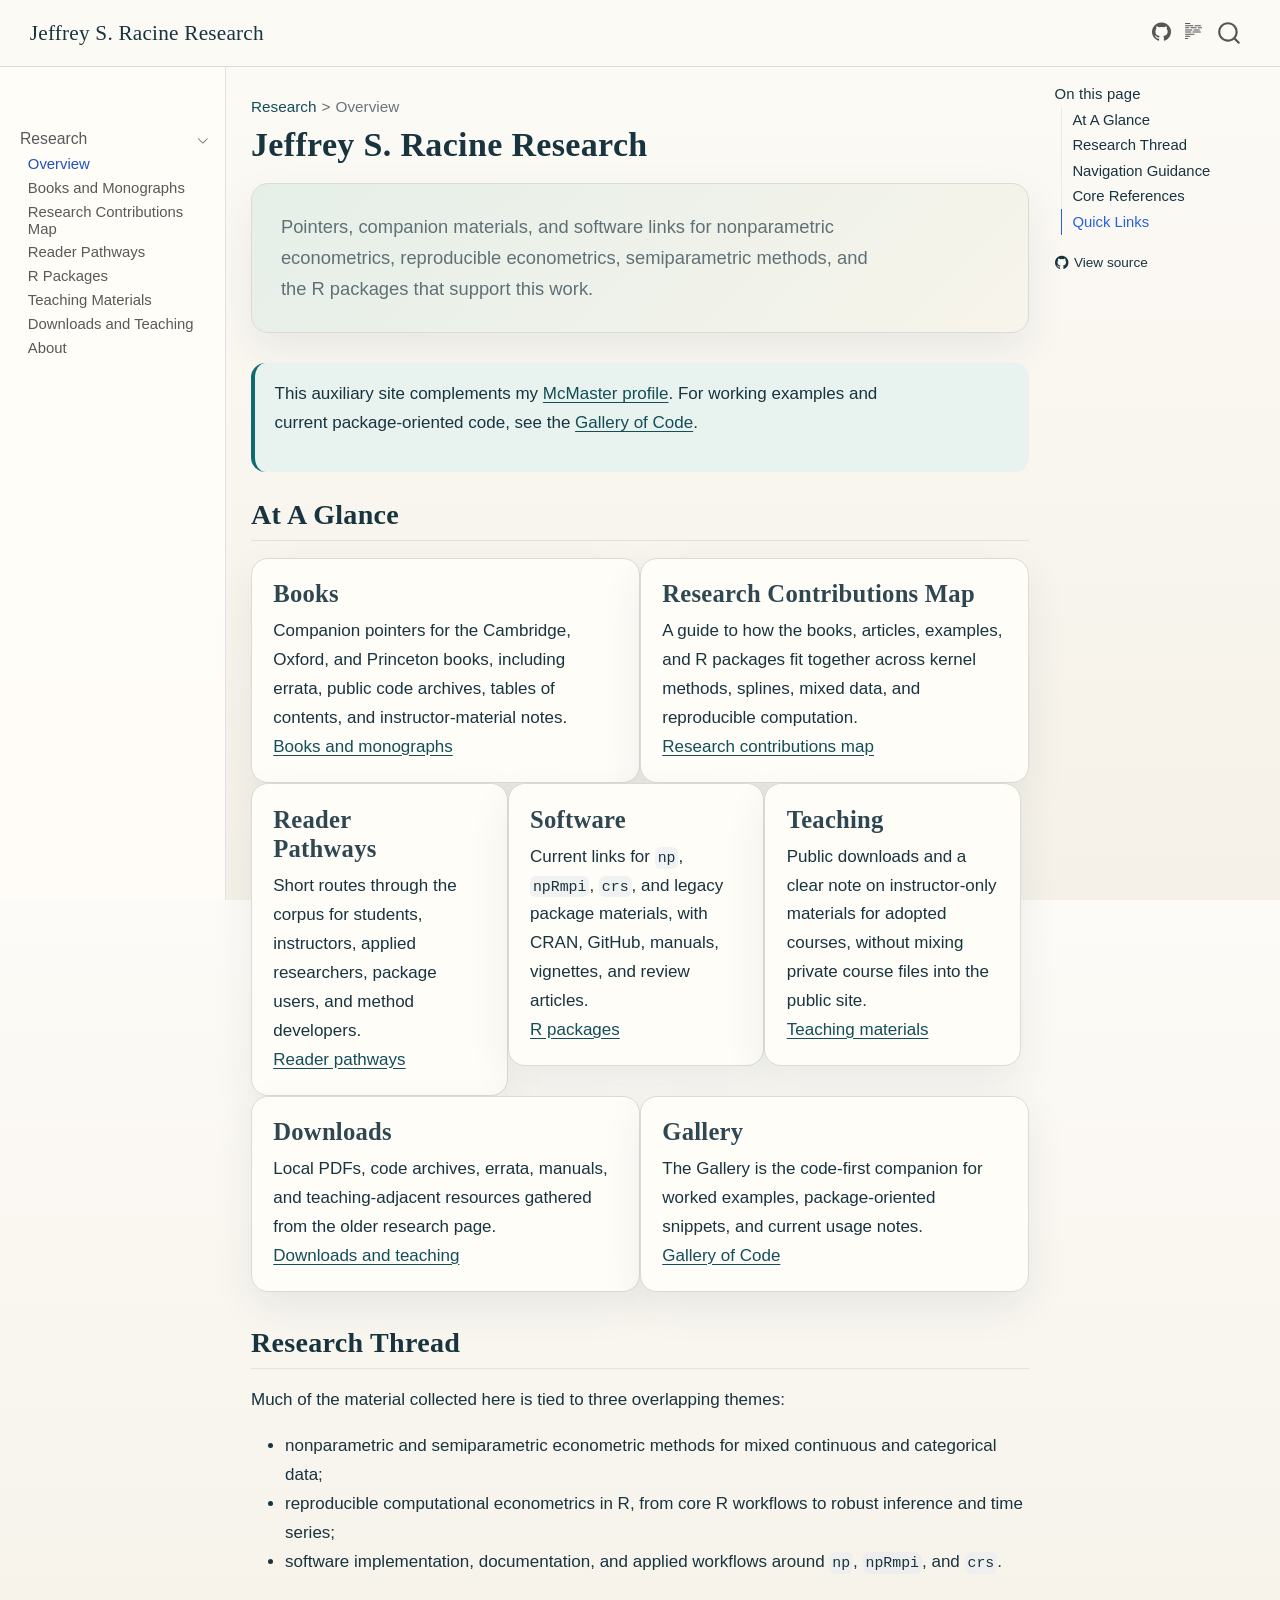
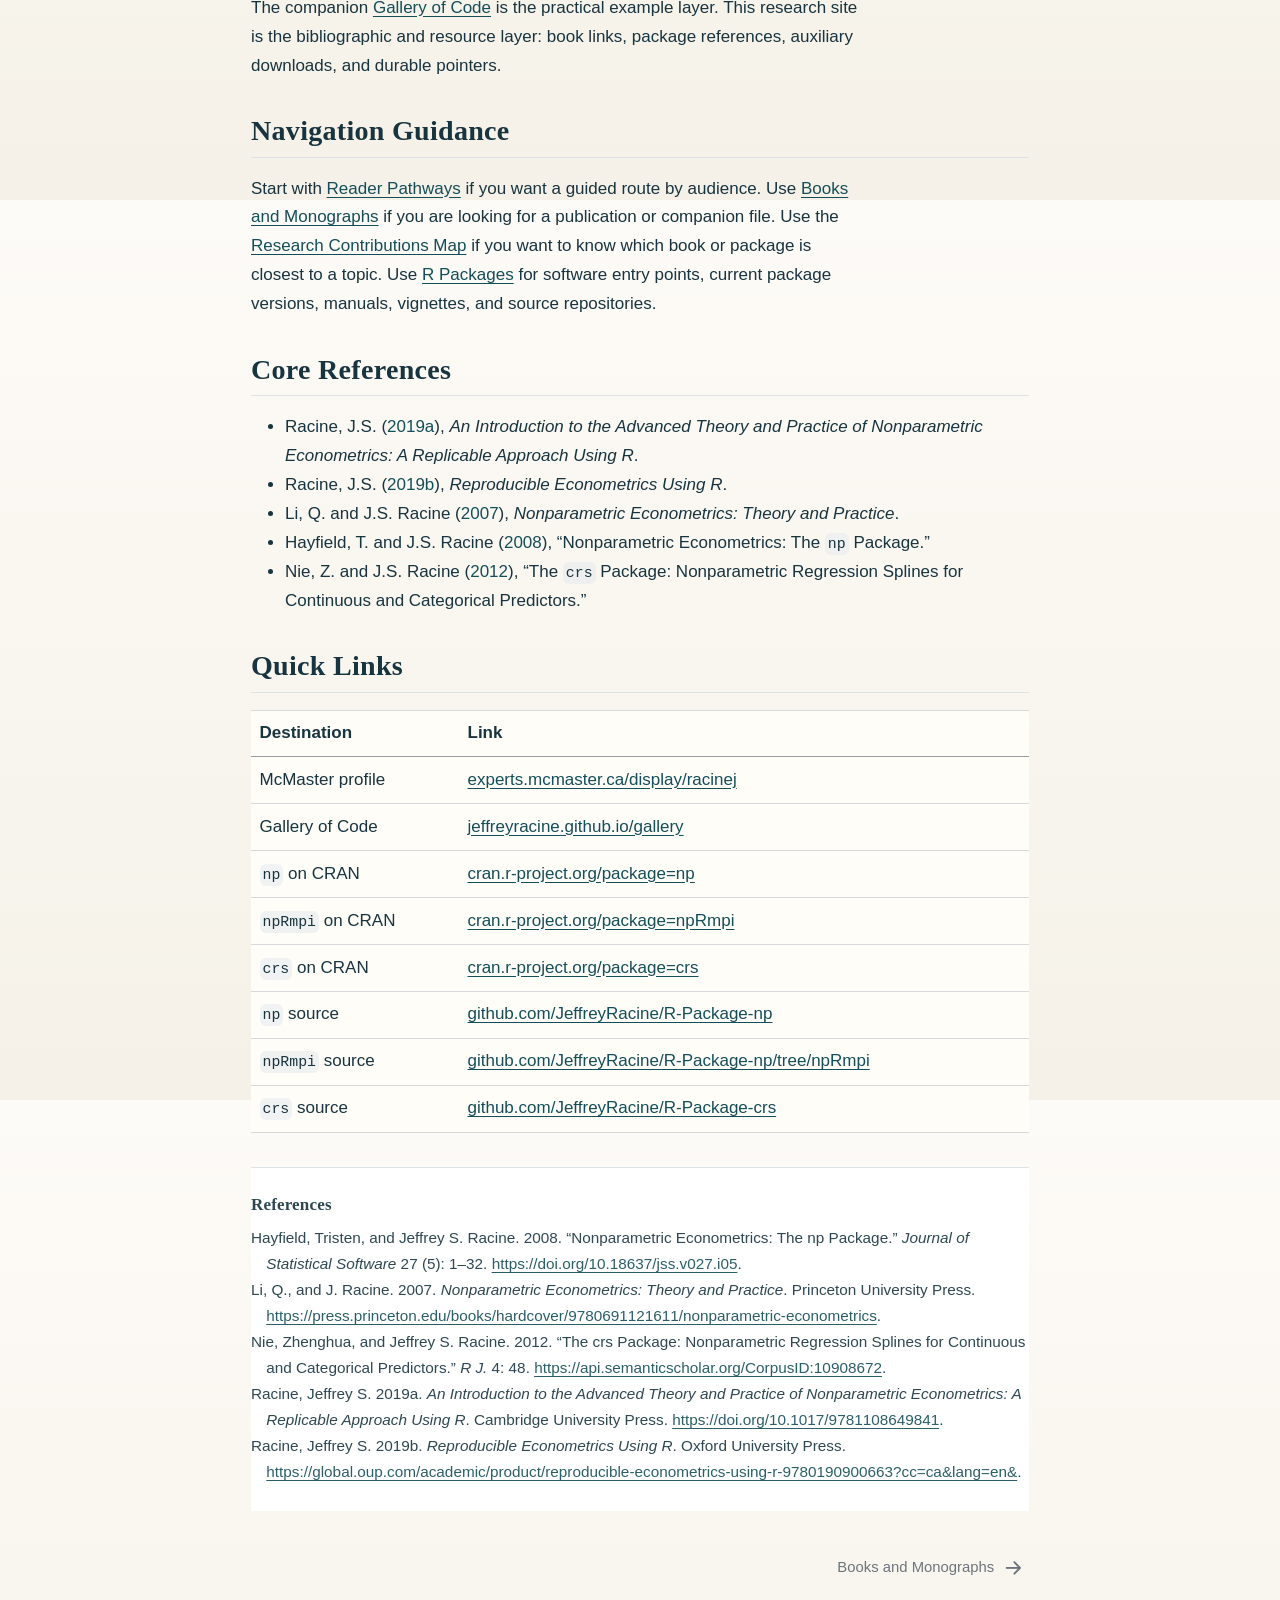
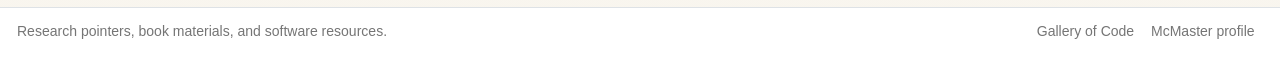
<file: docs/index.html>
<!DOCTYPE html>
<html xmlns="http://www.w3.org/1999/xhtml" lang="en" xml:lang="en"><head>

<meta charset="utf-8">
<meta name="generator" content="quarto-1.9.36">

<meta name="viewport" content="width=device-width, initial-scale=1.0, user-scalable=yes">


<title>Jeffrey S. Racine Research</title>
<style>
/* Default styles provided by pandoc.
** See https://pandoc.org/MANUAL.html#variables-for-html for config info.
*/
code{white-space: pre-wrap;}
span.smallcaps{font-variant: small-caps;}
div.columns{display: flex; gap: min(4vw, 1.5em);}
div.column{flex: auto; overflow-x: auto;}
div.hanging-indent{margin-left: 1.5em; text-indent: -1.5em;}
ul.task-list{list-style: none;}
ul.task-list li input[type="checkbox"] {
  width: 0.8em;
  margin: 0 0.8em 0.2em -1em; /* quarto-specific, see https://github.com/quarto-dev/quarto-cli/issues/4556 */ 
  vertical-align: middle;
}
/* CSS for citations */
div.csl-bib-body { }
div.csl-entry {
  clear: both;
}
.hanging-indent div.csl-entry {
  margin-left:2em;
  text-indent:-2em;
}
div.csl-left-margin {
  min-width:2em;
  float:left;
}
div.csl-right-inline {
  margin-left:2em;
  padding-left:1em;
}
div.csl-indent {
  margin-left: 2em;
}</style>


<script src="site_libs/quarto-nav/quarto-nav.js"></script>
<script src="site_libs/clipboard/clipboard.min.js"></script>
<script src="site_libs/quarto-search/autocomplete.umd.js"></script>
<script src="site_libs/quarto-search/fuse.min.js"></script>
<script src="site_libs/quarto-search/quarto-search.js"></script>
<meta name="quarto:offset" content="./">
<link href="./books.html" rel="next">
<script src="site_libs/quarto-html/quarto.js" type="module"></script>
<script src="site_libs/quarto-html/tabsets/tabsets.js" type="module"></script>
<script src="site_libs/quarto-html/popper.min.js"></script>
<script src="site_libs/quarto-html/tippy.umd.min.js"></script>
<script src="site_libs/quarto-html/anchor.min.js"></script>
<link href="site_libs/quarto-html/tippy.css" rel="stylesheet">
<link href="site_libs/quarto-html/quarto-syntax-highlighting-845c23b38eaddc0f92fda52bfe77a8c8.css" rel="stylesheet" id="quarto-text-highlighting-styles">
<script src="site_libs/bootstrap/bootstrap.min.js"></script>
<link href="site_libs/bootstrap/bootstrap-icons.css" rel="stylesheet">
<link href="site_libs/bootstrap/bootstrap-6359ece5ccc7868d972a7c02362e1435.min.css" rel="stylesheet" append-hash="true" id="quarto-bootstrap" data-mode="light">
<script id="quarto-search-options" type="application/json">{
  "location": "navbar",
  "copy-button": false,
  "collapse-after": 3,
  "panel-placement": "end",
  "type": "overlay",
  "limit": 50,
  "keyboard-shortcut": [
    "f",
    "/",
    "s"
  ],
  "show-item-context": false,
  "language": {
    "search-no-results-text": "No results",
    "search-matching-documents-text": "matching documents",
    "search-copy-link-title": "Copy link to search",
    "search-hide-matches-text": "Hide additional matches",
    "search-more-match-text": "more match in this document",
    "search-more-matches-text": "more matches in this document",
    "search-clear-button-title": "Clear",
    "search-text-placeholder": "",
    "search-detached-cancel-button-title": "Cancel",
    "search-submit-button-title": "Submit",
    "search-label": "Search"
  }
}</script>
<style>html{ scroll-behavior: smooth; }</style>


<link rel="stylesheet" href="styles.css">
</head>

<body class="nav-sidebar docked nav-fixed quarto-light">

<div id="quarto-search-results"></div>
  <header id="quarto-header" class="headroom fixed-top">
    <nav class="navbar navbar-expand-lg " data-bs-theme="dark">
      <div class="navbar-container container-fluid">
      <div class="navbar-brand-container mx-auto">
    <a class="navbar-brand" href="./index.html">
    <span class="navbar-title">Jeffrey S. Racine Research</span>
    </a>
  </div>
            <div id="quarto-search" class="" title="Search"></div>
          <button class="navbar-toggler" type="button" data-bs-toggle="collapse" data-bs-target="#navbarCollapse" aria-controls="navbarCollapse" role="menu" aria-expanded="false" aria-label="Toggle navigation" onclick="if (window.quartoToggleHeadroom) { window.quartoToggleHeadroom(); }">
  <span class="navbar-toggler-icon"></span>
</button>
          <div class="collapse navbar-collapse" id="navbarCollapse">
            <ul class="navbar-nav navbar-nav-scroll ms-auto">
  <li class="nav-item compact">
    <a class="nav-link" href="https://github.com/JeffreyRacine/research"> <i class="bi bi-github" role="img" aria-label="Research site source on GitHub">
</i> 
<span class="menu-text"></span></a>
  </li>  
</ul>
          </div> <!-- /navcollapse -->
            <div class="quarto-navbar-tools">
  <a href="" class="quarto-reader-toggle quarto-navigation-tool px-1" onclick="window.quartoToggleReader(); return false;" title="Toggle reader mode">
  <div class="quarto-reader-toggle-btn">
  <i class="bi"></i>
  </div>
</a>
</div>
      </div> <!-- /container-fluid -->
    </nav>
  <nav class="quarto-secondary-nav">
    <div class="container-fluid d-flex">
      <button type="button" class="quarto-btn-toggle btn" data-bs-toggle="collapse" role="button" data-bs-target=".quarto-sidebar-collapse-item" aria-controls="quarto-sidebar" aria-expanded="false" aria-label="Toggle sidebar navigation" onclick="if (window.quartoToggleHeadroom) { window.quartoToggleHeadroom(); }">
        <i class="bi bi-layout-text-sidebar-reverse"></i>
      </button>
        <nav class="quarto-page-breadcrumbs" aria-label="breadcrumb"><ol class="breadcrumb"><li class="breadcrumb-item"><a href="./index.html">Research</a></li><li class="breadcrumb-item"><a href="./index.html">Overview</a></li></ol></nav>
        <a class="flex-grow-1" role="navigation" data-bs-toggle="collapse" data-bs-target=".quarto-sidebar-collapse-item" aria-controls="quarto-sidebar" aria-expanded="false" aria-label="Toggle sidebar navigation" onclick="if (window.quartoToggleHeadroom) { window.quartoToggleHeadroom(); }">      
        </a>
      <button type="button" class="btn quarto-search-button" aria-label="Search" onclick="window.quartoOpenSearch();">
        <i class="bi bi-search"></i>
      </button>
    </div>
  </nav>
</header>
<!-- content -->
<div id="quarto-content" class="quarto-container page-columns page-rows-contents page-layout-article page-navbar">
<!-- sidebar -->
  <nav id="quarto-sidebar" class="sidebar collapse collapse-horizontal quarto-sidebar-collapse-item sidebar-navigation docked overflow-auto">
        <div class="mt-2 flex-shrink-0 align-items-center">
        <div class="sidebar-search">
        <div id="quarto-search" class="" title="Search"></div>
        </div>
        </div>
    <div class="sidebar-menu-container"> 
    <ul class="list-unstyled mt-1">
        <li class="sidebar-item sidebar-item-section">
      <div class="sidebar-item-container"> 
            <a class="sidebar-item-text sidebar-link text-start" data-bs-toggle="collapse" data-bs-target="#quarto-sidebar-section-1" role="navigation" aria-expanded="true">
 <span class="menu-text">Research</span></a>
          <a class="sidebar-item-toggle text-start" data-bs-toggle="collapse" data-bs-target="#quarto-sidebar-section-1" role="navigation" aria-expanded="true" aria-label="Toggle section">
            <i class="bi bi-chevron-right ms-2"></i>
          </a> 
      </div>
      <ul id="quarto-sidebar-section-1" class="collapse list-unstyled sidebar-section depth1 show">  
          <li class="sidebar-item">
  <div class="sidebar-item-container"> 
  <a href="./index.html" class="sidebar-item-text sidebar-link active">
 <span class="menu-text">Overview</span></a>
  </div>
</li>
          <li class="sidebar-item">
  <div class="sidebar-item-container"> 
  <a href="./books.html" class="sidebar-item-text sidebar-link">
 <span class="menu-text">Books and Monographs</span></a>
  </div>
</li>
          <li class="sidebar-item">
  <div class="sidebar-item-container"> 
  <a href="./corpus.html" class="sidebar-item-text sidebar-link">
 <span class="menu-text">Research Contributions Map</span></a>
  </div>
</li>
          <li class="sidebar-item">
  <div class="sidebar-item-container"> 
  <a href="./pathways.html" class="sidebar-item-text sidebar-link">
 <span class="menu-text">Reader Pathways</span></a>
  </div>
</li>
          <li class="sidebar-item">
  <div class="sidebar-item-container"> 
  <a href="./software.html" class="sidebar-item-text sidebar-link">
 <span class="menu-text">R Packages</span></a>
  </div>
</li>
          <li class="sidebar-item">
  <div class="sidebar-item-container"> 
  <a href="./teaching.html" class="sidebar-item-text sidebar-link">
 <span class="menu-text">Teaching Materials</span></a>
  </div>
</li>
          <li class="sidebar-item">
  <div class="sidebar-item-container"> 
  <a href="./resources.html" class="sidebar-item-text sidebar-link">
 <span class="menu-text">Downloads and Teaching</span></a>
  </div>
</li>
          <li class="sidebar-item">
  <div class="sidebar-item-container"> 
  <a href="./about.html" class="sidebar-item-text sidebar-link">
 <span class="menu-text">About</span></a>
  </div>
</li>
      </ul>
  </li>
    </ul>
    </div>
</nav>
<div id="quarto-sidebar-glass" class="quarto-sidebar-collapse-item" data-bs-toggle="collapse" data-bs-target=".quarto-sidebar-collapse-item"></div>
<!-- margin-sidebar -->
    <div id="quarto-margin-sidebar" class="sidebar margin-sidebar">
        <nav id="TOC" role="doc-toc" class="toc-active">
    <h2 id="toc-title">On this page</h2>
   
  <ul>
  <li><a href="#at-a-glance" id="toc-at-a-glance" class="nav-link active" data-scroll-target="#at-a-glance">At A Glance</a></li>
  <li><a href="#research-thread" id="toc-research-thread" class="nav-link" data-scroll-target="#research-thread">Research Thread</a></li>
  <li><a href="#navigation-guidance" id="toc-navigation-guidance" class="nav-link" data-scroll-target="#navigation-guidance">Navigation Guidance</a></li>
  <li><a href="#core-references" id="toc-core-references" class="nav-link" data-scroll-target="#core-references">Core References</a></li>
  <li><a href="#quick-links" id="toc-quick-links" class="nav-link" data-scroll-target="#quick-links">Quick Links</a></li>
  </ul>
<div class="toc-actions"><ul><li><a href="https://github.com/JeffreyRacine/research/blob/main/index.qmd" class="toc-action"><i class="bi bi-github"></i>View source</a></li></ul></div></nav>
    </div>
<!-- main -->
<main class="content" id="quarto-document-content">

<header id="title-block-header" class="quarto-title-block default"><nav class="quarto-page-breadcrumbs quarto-title-breadcrumbs d-none d-lg-block" aria-label="breadcrumb"><ol class="breadcrumb"><li class="breadcrumb-item"><a href="./index.html">Research</a></li><li class="breadcrumb-item"><a href="./index.html">Overview</a></li></ol></nav>
<div class="quarto-title">
<h1 class="title">Jeffrey S. Racine Research</h1>
</div>



<div class="quarto-title-meta">

    
  
    
  </div>
  


</header>


<div class="research-hero">
<p>Pointers, companion materials, and software links for nonparametric econometrics, reproducible econometrics, semiparametric methods, and the R packages that support this work.</p>
</div>
<div class="quick-note">
<p>This auxiliary site complements my <a href="https://experts.mcmaster.ca/display/racinej">McMaster profile</a>. For working examples and current package-oriented code, see the <a href="https://jeffreyracine.github.io/gallery/">Gallery of Code</a>.</p>
</div>
<section id="at-a-glance" class="level2">
<h2 class="anchored" data-anchor-id="at-a-glance">At A Glance</h2>
<div class="columns">
<div class="column" style="width:50%;">
<section id="books" class="level3 home-card">
<h3 class="anchored" data-anchor-id="books">Books</h3>
<p>Companion pointers for the Cambridge, Oxford, and Princeton books, including errata, public code archives, tables of contents, and instructor-material notes.</p>
<p><a href="./books.html">Books and monographs</a></p>
</section>
</div><div class="column" style="width:50%;">
<section id="research-contributions-map" class="level3 home-card">
<h3 class="anchored" data-anchor-id="research-contributions-map">Research Contributions Map</h3>
<p>A guide to how the books, articles, examples, and R packages fit together across kernel methods, splines, mixed data, and reproducible computation.</p>
<p><a href="./corpus.html">Research contributions map</a></p>
</section>
</div>
</div>
<div class="columns">
<div class="column" style="width:33%;">
<section id="reader-pathways" class="level3 home-card">
<h3 class="anchored" data-anchor-id="reader-pathways">Reader Pathways</h3>
<p>Short routes through the corpus for students, instructors, applied researchers, package users, and method developers.</p>
<p><a href="./pathways.html">Reader pathways</a></p>
</section>
</div><div class="column" style="width:33%;">
<section id="software" class="level3 home-card">
<h3 class="anchored" data-anchor-id="software">Software</h3>
<p>Current links for <code>np</code>, <code>npRmpi</code>, <code>crs</code>, and legacy package materials, with CRAN, GitHub, manuals, vignettes, and review articles.</p>
<p><a href="./software.html">R packages</a></p>
</section>
</div><div class="column" style="width:33%;">
<section id="teaching" class="level3 home-card">
<h3 class="anchored" data-anchor-id="teaching">Teaching</h3>
<p>Public downloads and a clear note on instructor-only materials for adopted courses, without mixing private course files into the public site.</p>
<p><a href="./teaching.html">Teaching materials</a></p>
</section>
</div>
</div>
<div class="columns">
<div class="column" style="width:50%;">
<section id="downloads" class="level3 home-card">
<h3 class="anchored" data-anchor-id="downloads">Downloads</h3>
<p>Local PDFs, code archives, errata, manuals, and teaching-adjacent resources gathered from the older research page.</p>
<p><a href="./resources.html">Downloads and teaching</a></p>
</section>
</div><div class="column" style="width:50%;">
<section id="gallery" class="level3 home-card">
<h3 class="anchored" data-anchor-id="gallery">Gallery</h3>
<p>The Gallery is the code-first companion for worked examples, package-oriented snippets, and current usage notes.</p>
<p><a href="https://jeffreyracine.github.io/gallery/">Gallery of Code</a></p>
</section>
</div>
</div>
</section>
<section id="research-thread" class="level2">
<h2 class="anchored" data-anchor-id="research-thread">Research Thread</h2>
<p>Much of the material collected here is tied to three overlapping themes:</p>
<ul>
<li>nonparametric and semiparametric econometric methods for mixed continuous and categorical data;</li>
<li>reproducible computational econometrics in R, from core R workflows to robust inference and time series;</li>
<li>software implementation, documentation, and applied workflows around <code>np</code>, <code>npRmpi</code>, and <code>crs</code>.</li>
</ul>
<p>The companion <a href="https://jeffreyracine.github.io/gallery/">Gallery of Code</a> is the practical example layer. This research site is the bibliographic and resource layer: book links, package references, auxiliary downloads, and durable pointers.</p>
</section>
<section id="navigation-guidance" class="level2">
<h2 class="anchored" data-anchor-id="navigation-guidance">Navigation Guidance</h2>
<p>Start with <a href="./pathways.html">Reader Pathways</a> if you want a guided route by audience. Use <a href="./books.html">Books and Monographs</a> if you are looking for a publication or companion file. Use the <a href="./corpus.html">Research Contributions Map</a> if you want to know which book or package is closest to a topic. Use <a href="./software.html">R Packages</a> for software entry points, current package versions, manuals, vignettes, and source repositories.</p>
</section>
<section id="core-references" class="level2">
<h2 class="anchored" data-anchor-id="core-references">Core References</h2>
<ul>
<li>Racine, J.S. <span class="citation" data-cites="racine_cambridge_2019">(<a href="#ref-racine_cambridge_2019" role="doc-biblioref">2019a</a>)</span>, <em>An Introduction to the Advanced Theory and Practice of Nonparametric Econometrics: A Replicable Approach Using R</em>.</li>
<li>Racine, J.S. <span class="citation" data-cites="racine_oxford_2019">(<a href="#ref-racine_oxford_2019" role="doc-biblioref">2019b</a>)</span>, <em>Reproducible Econometrics Using R</em>.</li>
<li>Li, Q. and J.S. Racine <span class="citation" data-cites="li_racine_2007">(<a href="#ref-li_racine_2007" role="doc-biblioref">2007</a>)</span>, <em>Nonparametric Econometrics: Theory and Practice</em>.</li>
<li>Hayfield, T. and J.S. Racine <span class="citation" data-cites="np">(<a href="#ref-np" role="doc-biblioref">2008</a>)</span>, “Nonparametric Econometrics: The <code>np</code> Package.”</li>
<li>Nie, Z. and J.S. Racine <span class="citation" data-cites="Nie2012TheCP">(<a href="#ref-Nie2012TheCP" role="doc-biblioref">2012</a>)</span>, “The <code>crs</code> Package: Nonparametric Regression Splines for Continuous and Categorical Predictors.”</li>
</ul>
</section>
<section id="quick-links" class="level2">
<h2 class="anchored" data-anchor-id="quick-links">Quick Links</h2>
<table class="caption-top table">
<thead>
<tr class="header">
<th>Destination</th>
<th>Link</th>
</tr>
</thead>
<tbody>
<tr class="odd">
<td>McMaster profile</td>
<td><a href="https://experts.mcmaster.ca/display/racinej">experts.mcmaster.ca/display/racinej</a></td>
</tr>
<tr class="even">
<td>Gallery of Code</td>
<td><a href="https://jeffreyracine.github.io/gallery/">jeffreyracine.github.io/gallery</a></td>
</tr>
<tr class="odd">
<td><code>np</code> on CRAN</td>
<td><a href="https://cran.r-project.org/web/packages/np/index.html">cran.r-project.org/package=np</a></td>
</tr>
<tr class="even">
<td><code>npRmpi</code> on CRAN</td>
<td><a href="https://cran.r-project.org/web/packages/npRmpi/index.html">cran.r-project.org/package=npRmpi</a></td>
</tr>
<tr class="odd">
<td><code>crs</code> on CRAN</td>
<td><a href="https://cran.r-project.org/web/packages/crs/index.html">cran.r-project.org/package=crs</a></td>
</tr>
<tr class="even">
<td><code>np</code> source</td>
<td><a href="https://github.com/JeffreyRacine/R-Package-np/">github.com/JeffreyRacine/R-Package-np</a></td>
</tr>
<tr class="odd">
<td><code>npRmpi</code> source</td>
<td><a href="https://github.com/JeffreyRacine/R-Package-np/tree/npRmpi">github.com/JeffreyRacine/R-Package-np/tree/npRmpi</a></td>
</tr>
<tr class="even">
<td><code>crs</code> source</td>
<td><a href="https://github.com/JeffreyRacine/R-Package-crs/">github.com/JeffreyRacine/R-Package-crs</a></td>
</tr>
</tbody>
</table>



</section>

<a onclick="window.scrollTo(0, 0); return false;" role="button" id="quarto-back-to-top"><i class="bi bi-arrow-up"></i> Back to top</a><div id="quarto-appendix" class="default"><section class="quarto-appendix-contents" role="doc-bibliography" id="quarto-bibliography"><h2 class="anchored quarto-appendix-heading">References</h2><div id="refs" class="references csl-bib-body hanging-indent" role="list">
<div id="ref-np" class="csl-entry" role="listitem">
Hayfield, Tristen, and Jeffrey S. Racine. 2008. <span>“Nonparametric Econometrics: The <span class="nocase">np</span> Package.”</span> <em>Journal of Statistical Software</em> 27 (5): 1–32. <a href="https://doi.org/10.18637/jss.v027.i05">https://doi.org/10.18637/jss.v027.i05</a>.
</div>
<div id="ref-li_racine_2007" class="csl-entry" role="listitem">
Li, Q., and J. Racine. 2007. <em>Nonparametric Econometrics: Theory and Practice</em>. Princeton University Press. <a href="https://press.princeton.edu/books/hardcover/9780691121611/nonparametric-econometrics">https://press.princeton.edu/books/hardcover/9780691121611/nonparametric-econometrics</a>.
</div>
<div id="ref-Nie2012TheCP" class="csl-entry" role="listitem">
Nie, Zhenghua, and Jeffrey S. Racine. 2012. <span>“The <span class="nocase">crs</span> Package: Nonparametric Regression Splines for Continuous and Categorical Predictors.”</span> <em>R J.</em> 4: 48. <a href="https://api.semanticscholar.org/CorpusID:10908672">https://api.semanticscholar.org/CorpusID:10908672</a>.
</div>
<div id="ref-racine_cambridge_2019" class="csl-entry" role="listitem">
Racine, Jeffrey S. 2019a. <em>An Introduction to the Advanced Theory and Practice of Nonparametric Econometrics: A Replicable Approach Using <span>R</span></em>. Cambridge University Press. <a href="https://doi.org/10.1017/9781108649841">https://doi.org/10.1017/9781108649841</a>.
</div>
<div id="ref-racine_oxford_2019" class="csl-entry" role="listitem">
Racine, Jeffrey S. 2019b. <em>Reproducible Econometrics Using <span>R</span></em>. Oxford University Press. <a href="https://global.oup.com/academic/product/reproducible-econometrics-using-r-9780190900663?cc=ca&amp;lang=en&amp;">https://global.oup.com/academic/product/reproducible-econometrics-using-r-9780190900663?cc=ca&amp;lang=en&amp;</a>.
</div>
</div></section></div></main> <!-- /main -->
<script id="quarto-html-after-body" type="application/javascript">
  window.document.addEventListener("DOMContentLoaded", function (event) {
    const icon = "";
    const anchorJS = new window.AnchorJS();
    anchorJS.options = {
      placement: 'right',
      icon: icon
    };
    anchorJS.add('.anchored');
    const isCodeAnnotation = (el) => {
      for (const clz of el.classList) {
        if (clz.startsWith('code-annotation-')) {                     
          return true;
        }
      }
      return false;
    }
    const onCopySuccess = function(e) {
      // button target
      const button = e.trigger;
      // don't keep focus
      button.blur();
      // flash "checked"
      button.classList.add('code-copy-button-checked');
      var currentTitle = button.getAttribute("title");
      button.setAttribute("title", "Copied!");
      let tooltip;
      if (window.bootstrap) {
        button.setAttribute("data-bs-toggle", "tooltip");
        button.setAttribute("data-bs-placement", "left");
        button.setAttribute("data-bs-title", "Copied!");
        tooltip = new bootstrap.Tooltip(button, 
          { trigger: "manual", 
            customClass: "code-copy-button-tooltip",
            offset: [0, -8]});
        tooltip.show();    
      }
      setTimeout(function() {
        if (tooltip) {
          tooltip.hide();
          button.removeAttribute("data-bs-title");
          button.removeAttribute("data-bs-toggle");
          button.removeAttribute("data-bs-placement");
        }
        button.setAttribute("title", currentTitle);
        button.classList.remove('code-copy-button-checked');
      }, 1000);
      // clear code selection
      e.clearSelection();
    }
    const getTextToCopy = function(trigger) {
      const outerScaffold = trigger.parentElement.cloneNode(true);
      const codeEl = outerScaffold.querySelector('code');
      for (const childEl of codeEl.children) {
        if (isCodeAnnotation(childEl)) {
          childEl.remove();
        }
      }
      return codeEl.innerText;
    }
    const clipboard = new window.ClipboardJS('.code-copy-button:not([data-in-quarto-modal])', {
      text: getTextToCopy
    });
    clipboard.on('success', onCopySuccess);
    if (window.document.getElementById('quarto-embedded-source-code-modal')) {
      const clipboardModal = new window.ClipboardJS('.code-copy-button[data-in-quarto-modal]', {
        text: getTextToCopy,
        container: window.document.getElementById('quarto-embedded-source-code-modal')
      });
      clipboardModal.on('success', onCopySuccess);
    }
      var localhostRegex = new RegExp(/^(?:http|https):\/\/localhost\:?[0-9]*\//);
      var mailtoRegex = new RegExp(/^mailto:/);
        var filterRegex = new RegExp("https:\/\/jeffreyracine\.github\.io\/research\/");
      var isInternal = (href) => {
          return filterRegex.test(href) || localhostRegex.test(href) || mailtoRegex.test(href);
      }
      // Inspect non-navigation links and adorn them if external
     var links = window.document.querySelectorAll('a[href]:not(.nav-link):not(.navbar-brand):not(.toc-action):not(.sidebar-link):not(.sidebar-item-toggle):not(.pagination-link):not(.no-external):not([aria-hidden]):not(.dropdown-item):not(.quarto-navigation-tool):not(.about-link)');
      for (var i=0; i<links.length; i++) {
        const link = links[i];
        if (!isInternal(link.href)) {
          // undo the damage that might have been done by quarto-nav.js in the case of
          // links that we want to consider external
          if (link.dataset.originalHref !== undefined) {
            link.href = link.dataset.originalHref;
          }
            // target, if specified
            link.setAttribute("target", "_blank");
            if (link.getAttribute("rel") === null) {
              link.setAttribute("rel", "noopener");
            }
        }
      }
    function tippyHover(el, contentFn, onTriggerFn, onUntriggerFn) {
      const config = {
        allowHTML: true,
        maxWidth: 500,
        delay: 100,
        arrow: false,
        appendTo: function(el) {
            return el.parentElement;
        },
        interactive: true,
        interactiveBorder: 10,
        theme: 'quarto',
        placement: 'bottom-start',
      };
      if (contentFn) {
        config.content = contentFn;
      }
      if (onTriggerFn) {
        config.onTrigger = onTriggerFn;
      }
      if (onUntriggerFn) {
        config.onUntrigger = onUntriggerFn;
      }
      window.tippy(el, config); 
    }
    const noterefs = window.document.querySelectorAll('a[role="doc-noteref"]');
    for (var i=0; i<noterefs.length; i++) {
      const ref = noterefs[i];
      tippyHover(ref, function() {
        // use id or data attribute instead here
        let href = ref.getAttribute('data-footnote-href') || ref.getAttribute('href');
        try { href = new URL(href).hash; } catch {}
        const id = href.replace(/^#\/?/, "");
        const note = window.document.getElementById(id);
        if (note) {
          return note.innerHTML;
        } else {
          return "";
        }
      });
    }
    const xrefs = window.document.querySelectorAll('a.quarto-xref');
    const processXRef = (id, note) => {
      // Strip column container classes
      const stripColumnClz = (el) => {
        el.classList.remove("page-full", "page-columns");
        if (el.children) {
          for (const child of el.children) {
            stripColumnClz(child);
          }
        }
      }
      stripColumnClz(note)
      if (id === null || id.startsWith('sec-')) {
        // Special case sections, only their first couple elements
        const container = document.createElement("div");
        if (note.children && note.children.length > 2) {
          container.appendChild(note.children[0].cloneNode(true));
          for (let i = 1; i < note.children.length; i++) {
            const child = note.children[i];
            if (child.tagName === "P" && child.innerText === "") {
              continue;
            } else {
              container.appendChild(child.cloneNode(true));
              break;
            }
          }
          if (window.Quarto?.typesetMath) {
            window.Quarto.typesetMath(container);
          }
          return container.innerHTML
        } else {
          if (window.Quarto?.typesetMath) {
            window.Quarto.typesetMath(note);
          }
          return note.innerHTML;
        }
      } else {
        // Remove any anchor links if they are present
        const anchorLink = note.querySelector('a.anchorjs-link');
        if (anchorLink) {
          anchorLink.remove();
        }
        if (window.Quarto?.typesetMath) {
          window.Quarto.typesetMath(note);
        }
        if (note.classList.contains("callout")) {
          return note.outerHTML;
        } else {
          return note.innerHTML;
        }
      }
    }
    for (var i=0; i<xrefs.length; i++) {
      const xref = xrefs[i];
      tippyHover(xref, undefined, function(instance) {
        instance.disable();
        let url = xref.getAttribute('href');
        let hash = undefined; 
        if (url.startsWith('#')) {
          hash = url;
        } else {
          try { hash = new URL(url).hash; } catch {}
        }
        if (hash) {
          const id = hash.replace(/^#\/?/, "");
          const note = window.document.getElementById(id);
          if (note !== null) {
            try {
              const html = processXRef(id, note.cloneNode(true));
              instance.setContent(html);
            } finally {
              instance.enable();
              instance.show();
            }
          } else {
            // See if we can fetch this
            fetch(url.split('#')[0])
            .then(res => res.text())
            .then(html => {
              const parser = new DOMParser();
              const htmlDoc = parser.parseFromString(html, "text/html");
              const note = htmlDoc.getElementById(id);
              if (note !== null) {
                const html = processXRef(id, note);
                instance.setContent(html);
              } 
            }).finally(() => {
              instance.enable();
              instance.show();
            });
          }
        } else {
          // See if we can fetch a full url (with no hash to target)
          // This is a special case and we should probably do some content thinning / targeting
          fetch(url)
          .then(res => res.text())
          .then(html => {
            const parser = new DOMParser();
            const htmlDoc = parser.parseFromString(html, "text/html");
            const note = htmlDoc.querySelector('main.content');
            if (note !== null) {
              // This should only happen for chapter cross references
              // (since there is no id in the URL)
              // remove the first header
              if (note.children.length > 0 && note.children[0].tagName === "HEADER") {
                note.children[0].remove();
              }
              const html = processXRef(null, note);
              instance.setContent(html);
            } 
          }).finally(() => {
            instance.enable();
            instance.show();
          });
        }
      }, function(instance) {
      });
    }
        let selectedAnnoteEl;
        const selectorForAnnotation = ( cell, annotation) => {
          let cellAttr = 'data-code-cell="' + cell + '"';
          let lineAttr = 'data-code-annotation="' +  annotation + '"';
          const selector = 'span[' + cellAttr + '][' + lineAttr + ']';
          return selector;
        }
        const selectCodeLines = (annoteEl) => {
          const doc = window.document;
          const targetCell = annoteEl.getAttribute("data-target-cell");
          const targetAnnotation = annoteEl.getAttribute("data-target-annotation");
          const annoteSpan = window.document.querySelector(selectorForAnnotation(targetCell, targetAnnotation));
          const lines = annoteSpan.getAttribute("data-code-lines").split(",");
          const lineIds = lines.map((line) => {
            return targetCell + "-" + line;
          })
          let top = null;
          let height = null;
          let parent = null;
          if (lineIds.length > 0) {
              //compute the position of the single el (top and bottom and make a div)
              const el = window.document.getElementById(lineIds[0]);
              top = el.offsetTop;
              height = el.offsetHeight;
              parent = el.parentElement.parentElement;
            if (lineIds.length > 1) {
              const lastEl = window.document.getElementById(lineIds[lineIds.length - 1]);
              const bottom = lastEl.offsetTop + lastEl.offsetHeight;
              height = bottom - top;
            }
            if (top !== null && height !== null && parent !== null) {
              // cook up a div (if necessary) and position it 
              let div = window.document.getElementById("code-annotation-line-highlight");
              if (div === null) {
                div = window.document.createElement("div");
                div.setAttribute("id", "code-annotation-line-highlight");
                div.style.position = 'absolute';
                parent.appendChild(div);
              }
              div.style.top = top - 2 + "px";
              div.style.height = height + 4 + "px";
              div.style.left = 0;
              let gutterDiv = window.document.getElementById("code-annotation-line-highlight-gutter");
              if (gutterDiv === null) {
                gutterDiv = window.document.createElement("div");
                gutterDiv.setAttribute("id", "code-annotation-line-highlight-gutter");
                gutterDiv.style.position = 'absolute';
                const codeCell = window.document.getElementById(targetCell);
                const gutter = codeCell.querySelector('.code-annotation-gutter');
                gutter.appendChild(gutterDiv);
              }
              gutterDiv.style.top = top - 2 + "px";
              gutterDiv.style.height = height + 4 + "px";
            }
            selectedAnnoteEl = annoteEl;
          }
        };
        const unselectCodeLines = () => {
          const elementsIds = ["code-annotation-line-highlight", "code-annotation-line-highlight-gutter"];
          elementsIds.forEach((elId) => {
            const div = window.document.getElementById(elId);
            if (div) {
              div.remove();
            }
          });
          selectedAnnoteEl = undefined;
        };
          // Handle positioning of the toggle
      window.addEventListener(
        "resize",
        throttle(() => {
          elRect = undefined;
          if (selectedAnnoteEl) {
            selectCodeLines(selectedAnnoteEl);
          }
        }, 10)
      );
      function throttle(fn, ms) {
      let throttle = false;
      let timer;
        return (...args) => {
          if(!throttle) { // first call gets through
              fn.apply(this, args);
              throttle = true;
          } else { // all the others get throttled
              if(timer) clearTimeout(timer); // cancel #2
              timer = setTimeout(() => {
                fn.apply(this, args);
                timer = throttle = false;
              }, ms);
          }
        };
      }
        // Attach click handler to the DT
        const annoteDls = window.document.querySelectorAll('dt[data-target-cell]');
        for (const annoteDlNode of annoteDls) {
          annoteDlNode.addEventListener('click', (event) => {
            const clickedEl = event.target;
            if (clickedEl !== selectedAnnoteEl) {
              unselectCodeLines();
              const activeEl = window.document.querySelector('dt[data-target-cell].code-annotation-active');
              if (activeEl) {
                activeEl.classList.remove('code-annotation-active');
              }
              selectCodeLines(clickedEl);
              clickedEl.classList.add('code-annotation-active');
            } else {
              // Unselect the line
              unselectCodeLines();
              clickedEl.classList.remove('code-annotation-active');
            }
          });
        }
    const findCites = (el) => {
      const parentEl = el.parentElement;
      if (parentEl) {
        const cites = parentEl.dataset.cites;
        if (cites) {
          return {
            el,
            cites: cites.split(' ')
          };
        } else {
          return findCites(el.parentElement)
        }
      } else {
        return undefined;
      }
    };
    var bibliorefs = window.document.querySelectorAll('a[role="doc-biblioref"]');
    for (var i=0; i<bibliorefs.length; i++) {
      const ref = bibliorefs[i];
      const citeInfo = findCites(ref);
      if (citeInfo) {
        tippyHover(citeInfo.el, function() {
          var popup = window.document.createElement('div');
          citeInfo.cites.forEach(function(cite) {
            var citeDiv = window.document.createElement('div');
            citeDiv.classList.add('hanging-indent');
            citeDiv.classList.add('csl-entry');
            var biblioDiv = window.document.getElementById('ref-' + cite);
            if (biblioDiv) {
              citeDiv.innerHTML = biblioDiv.innerHTML;
            }
            popup.appendChild(citeDiv);
          });
          return popup.innerHTML;
        });
      }
    }
  });
  </script>
<nav class="page-navigation">
  <div class="nav-page nav-page-previous">
  </div>
  <div class="nav-page nav-page-next">
      <a href="./books.html" class="pagination-link" aria-label="Books and Monographs">
        <span class="nav-page-text">Books and Monographs</span> <i class="bi bi-arrow-right-short"></i>
      </a>
  </div>
</nav>
</div> <!-- /content -->
<footer class="footer">
  <div class="nav-footer">
    <div class="nav-footer-left">
<p>Research pointers, book materials, and software resources.</p>
</div>   
    <div class="nav-footer-center">
      &nbsp;
    <div class="toc-actions d-sm-block d-md-none"><ul><li><a href="https://github.com/JeffreyRacine/research/blob/main/index.qmd" class="toc-action"><i class="bi bi-github"></i>View source</a></li></ul></div></div>
    <div class="nav-footer-right">
      <ul class="footer-items list-unstyled">
    <li class="nav-item">
    <a class="nav-link" href="https://jeffreyracine.github.io/gallery/">
<p>Gallery of Code</p>
</a>
  </li>  
    <li class="nav-item">
    <a class="nav-link" href="https://experts.mcmaster.ca/display/racinej">
<p>McMaster profile</p>
</a>
  </li>  
</ul>
    </div>
  </div>
</footer>




<script src="site_libs/quarto-html/zenscroll-min.js"></script>
</body></html>
</file>
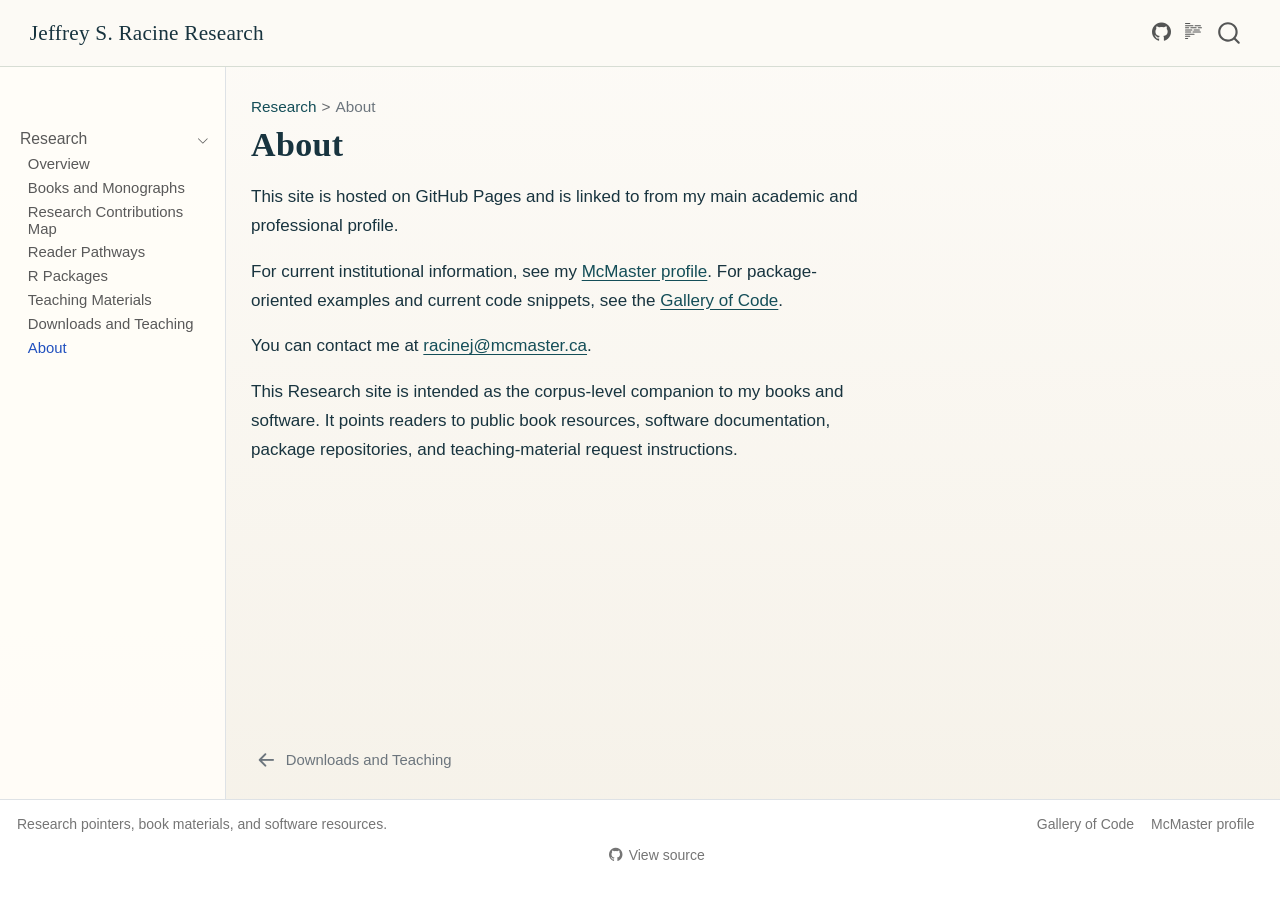
<file: docs/about.html>
<!DOCTYPE html>
<html xmlns="http://www.w3.org/1999/xhtml" lang="en" xml:lang="en"><head>

<meta charset="utf-8">
<meta name="generator" content="quarto-1.9.36">

<meta name="viewport" content="width=device-width, initial-scale=1.0, user-scalable=yes">


<title>About – Jeffrey S. Racine Research</title>
<style>
/* Default styles provided by pandoc.
** See https://pandoc.org/MANUAL.html#variables-for-html for config info.
*/
code{white-space: pre-wrap;}
span.smallcaps{font-variant: small-caps;}
div.columns{display: flex; gap: min(4vw, 1.5em);}
div.column{flex: auto; overflow-x: auto;}
div.hanging-indent{margin-left: 1.5em; text-indent: -1.5em;}
ul.task-list{list-style: none;}
ul.task-list li input[type="checkbox"] {
  width: 0.8em;
  margin: 0 0.8em 0.2em -1em; /* quarto-specific, see https://github.com/quarto-dev/quarto-cli/issues/4556 */ 
  vertical-align: middle;
}
</style>


<script src="site_libs/quarto-nav/quarto-nav.js"></script>
<script src="site_libs/clipboard/clipboard.min.js"></script>
<script src="site_libs/quarto-search/autocomplete.umd.js"></script>
<script src="site_libs/quarto-search/fuse.min.js"></script>
<script src="site_libs/quarto-search/quarto-search.js"></script>
<meta name="quarto:offset" content="./">
<link href="./resources.html" rel="prev">
<script src="site_libs/quarto-html/quarto.js" type="module"></script>
<script src="site_libs/quarto-html/tabsets/tabsets.js" type="module"></script>
<script src="site_libs/quarto-html/popper.min.js"></script>
<script src="site_libs/quarto-html/tippy.umd.min.js"></script>
<script src="site_libs/quarto-html/anchor.min.js"></script>
<link href="site_libs/quarto-html/tippy.css" rel="stylesheet">
<link href="site_libs/quarto-html/quarto-syntax-highlighting-845c23b38eaddc0f92fda52bfe77a8c8.css" rel="stylesheet" id="quarto-text-highlighting-styles">
<script src="site_libs/bootstrap/bootstrap.min.js"></script>
<link href="site_libs/bootstrap/bootstrap-icons.css" rel="stylesheet">
<link href="site_libs/bootstrap/bootstrap-6359ece5ccc7868d972a7c02362e1435.min.css" rel="stylesheet" append-hash="true" id="quarto-bootstrap" data-mode="light">
<script id="quarto-search-options" type="application/json">{
  "location": "navbar",
  "copy-button": false,
  "collapse-after": 3,
  "panel-placement": "end",
  "type": "overlay",
  "limit": 50,
  "keyboard-shortcut": [
    "f",
    "/",
    "s"
  ],
  "show-item-context": false,
  "language": {
    "search-no-results-text": "No results",
    "search-matching-documents-text": "matching documents",
    "search-copy-link-title": "Copy link to search",
    "search-hide-matches-text": "Hide additional matches",
    "search-more-match-text": "more match in this document",
    "search-more-matches-text": "more matches in this document",
    "search-clear-button-title": "Clear",
    "search-text-placeholder": "",
    "search-detached-cancel-button-title": "Cancel",
    "search-submit-button-title": "Submit",
    "search-label": "Search"
  }
}</script>
<style>html{ scroll-behavior: smooth; }</style>


<link rel="stylesheet" href="styles.css">
</head>

<body class="nav-sidebar docked nav-fixed quarto-light">

<div id="quarto-search-results"></div>
  <header id="quarto-header" class="headroom fixed-top">
    <nav class="navbar navbar-expand-lg " data-bs-theme="dark">
      <div class="navbar-container container-fluid">
      <div class="navbar-brand-container mx-auto">
    <a class="navbar-brand" href="./index.html">
    <span class="navbar-title">Jeffrey S. Racine Research</span>
    </a>
  </div>
            <div id="quarto-search" class="" title="Search"></div>
          <button class="navbar-toggler" type="button" data-bs-toggle="collapse" data-bs-target="#navbarCollapse" aria-controls="navbarCollapse" role="menu" aria-expanded="false" aria-label="Toggle navigation" onclick="if (window.quartoToggleHeadroom) { window.quartoToggleHeadroom(); }">
  <span class="navbar-toggler-icon"></span>
</button>
          <div class="collapse navbar-collapse" id="navbarCollapse">
            <ul class="navbar-nav navbar-nav-scroll ms-auto">
  <li class="nav-item compact">
    <a class="nav-link" href="https://github.com/JeffreyRacine/research"> <i class="bi bi-github" role="img" aria-label="Research site source on GitHub">
</i> 
<span class="menu-text"></span></a>
  </li>  
</ul>
          </div> <!-- /navcollapse -->
            <div class="quarto-navbar-tools">
  <a href="" class="quarto-reader-toggle quarto-navigation-tool px-1" onclick="window.quartoToggleReader(); return false;" title="Toggle reader mode">
  <div class="quarto-reader-toggle-btn">
  <i class="bi"></i>
  </div>
</a>
</div>
      </div> <!-- /container-fluid -->
    </nav>
  <nav class="quarto-secondary-nav">
    <div class="container-fluid d-flex">
      <button type="button" class="quarto-btn-toggle btn" data-bs-toggle="collapse" role="button" data-bs-target=".quarto-sidebar-collapse-item" aria-controls="quarto-sidebar" aria-expanded="false" aria-label="Toggle sidebar navigation" onclick="if (window.quartoToggleHeadroom) { window.quartoToggleHeadroom(); }">
        <i class="bi bi-layout-text-sidebar-reverse"></i>
      </button>
        <nav class="quarto-page-breadcrumbs" aria-label="breadcrumb"><ol class="breadcrumb"><li class="breadcrumb-item"><a href="./index.html">Research</a></li><li class="breadcrumb-item"><a href="./about.html">About</a></li></ol></nav>
        <a class="flex-grow-1" role="navigation" data-bs-toggle="collapse" data-bs-target=".quarto-sidebar-collapse-item" aria-controls="quarto-sidebar" aria-expanded="false" aria-label="Toggle sidebar navigation" onclick="if (window.quartoToggleHeadroom) { window.quartoToggleHeadroom(); }">      
        </a>
      <button type="button" class="btn quarto-search-button" aria-label="Search" onclick="window.quartoOpenSearch();">
        <i class="bi bi-search"></i>
      </button>
    </div>
  </nav>
</header>
<!-- content -->
<div id="quarto-content" class="quarto-container page-columns page-rows-contents page-layout-article page-navbar">
<!-- sidebar -->
  <nav id="quarto-sidebar" class="sidebar collapse collapse-horizontal quarto-sidebar-collapse-item sidebar-navigation docked overflow-auto">
        <div class="mt-2 flex-shrink-0 align-items-center">
        <div class="sidebar-search">
        <div id="quarto-search" class="" title="Search"></div>
        </div>
        </div>
    <div class="sidebar-menu-container"> 
    <ul class="list-unstyled mt-1">
        <li class="sidebar-item sidebar-item-section">
      <div class="sidebar-item-container"> 
            <a class="sidebar-item-text sidebar-link text-start" data-bs-toggle="collapse" data-bs-target="#quarto-sidebar-section-1" role="navigation" aria-expanded="true">
 <span class="menu-text">Research</span></a>
          <a class="sidebar-item-toggle text-start" data-bs-toggle="collapse" data-bs-target="#quarto-sidebar-section-1" role="navigation" aria-expanded="true" aria-label="Toggle section">
            <i class="bi bi-chevron-right ms-2"></i>
          </a> 
      </div>
      <ul id="quarto-sidebar-section-1" class="collapse list-unstyled sidebar-section depth1 show">  
          <li class="sidebar-item">
  <div class="sidebar-item-container"> 
  <a href="./index.html" class="sidebar-item-text sidebar-link">
 <span class="menu-text">Overview</span></a>
  </div>
</li>
          <li class="sidebar-item">
  <div class="sidebar-item-container"> 
  <a href="./books.html" class="sidebar-item-text sidebar-link">
 <span class="menu-text">Books and Monographs</span></a>
  </div>
</li>
          <li class="sidebar-item">
  <div class="sidebar-item-container"> 
  <a href="./corpus.html" class="sidebar-item-text sidebar-link">
 <span class="menu-text">Research Contributions Map</span></a>
  </div>
</li>
          <li class="sidebar-item">
  <div class="sidebar-item-container"> 
  <a href="./pathways.html" class="sidebar-item-text sidebar-link">
 <span class="menu-text">Reader Pathways</span></a>
  </div>
</li>
          <li class="sidebar-item">
  <div class="sidebar-item-container"> 
  <a href="./software.html" class="sidebar-item-text sidebar-link">
 <span class="menu-text">R Packages</span></a>
  </div>
</li>
          <li class="sidebar-item">
  <div class="sidebar-item-container"> 
  <a href="./teaching.html" class="sidebar-item-text sidebar-link">
 <span class="menu-text">Teaching Materials</span></a>
  </div>
</li>
          <li class="sidebar-item">
  <div class="sidebar-item-container"> 
  <a href="./resources.html" class="sidebar-item-text sidebar-link">
 <span class="menu-text">Downloads and Teaching</span></a>
  </div>
</li>
          <li class="sidebar-item">
  <div class="sidebar-item-container"> 
  <a href="./about.html" class="sidebar-item-text sidebar-link active">
 <span class="menu-text">About</span></a>
  </div>
</li>
      </ul>
  </li>
    </ul>
    </div>
</nav>
<div id="quarto-sidebar-glass" class="quarto-sidebar-collapse-item" data-bs-toggle="collapse" data-bs-target=".quarto-sidebar-collapse-item"></div>
<!-- margin-sidebar -->
    <div id="quarto-margin-sidebar" class="sidebar margin-sidebar zindex-bottom">
        
    </div>
<!-- main -->
<main class="content" id="quarto-document-content">

<header id="title-block-header" class="quarto-title-block default"><nav class="quarto-page-breadcrumbs quarto-title-breadcrumbs d-none d-lg-block" aria-label="breadcrumb"><ol class="breadcrumb"><li class="breadcrumb-item"><a href="./index.html">Research</a></li><li class="breadcrumb-item"><a href="./about.html">About</a></li></ol></nav>
<div class="quarto-title">
<h1 class="title">About</h1>
</div>



<div class="quarto-title-meta">

    
  
    
  </div>
  


</header>


<p>This site is hosted on GitHub Pages and is linked to from my main academic and professional profile.</p>
<p>For current institutional information, see my <a href="https://experts.mcmaster.ca/display/racinej">McMaster profile</a>. For package-oriented examples and current code snippets, see the <a href="https://jeffreyracine.github.io/gallery/">Gallery of Code</a>.</p>
<p>You can contact me at <a href="mailto:racinej@mcmaster.ca">racinej@mcmaster.ca</a>.</p>
<p>This Research site is intended as the corpus-level companion to my books and software. It points readers to public book resources, software documentation, package repositories, and teaching-material request instructions.</p>



<a onclick="window.scrollTo(0, 0); return false;" role="button" id="quarto-back-to-top"><i class="bi bi-arrow-up"></i> Back to top</a></main> <!-- /main -->
<script id="quarto-html-after-body" type="application/javascript">
  window.document.addEventListener("DOMContentLoaded", function (event) {
    const icon = "";
    const anchorJS = new window.AnchorJS();
    anchorJS.options = {
      placement: 'right',
      icon: icon
    };
    anchorJS.add('.anchored');
    const isCodeAnnotation = (el) => {
      for (const clz of el.classList) {
        if (clz.startsWith('code-annotation-')) {                     
          return true;
        }
      }
      return false;
    }
    const onCopySuccess = function(e) {
      // button target
      const button = e.trigger;
      // don't keep focus
      button.blur();
      // flash "checked"
      button.classList.add('code-copy-button-checked');
      var currentTitle = button.getAttribute("title");
      button.setAttribute("title", "Copied!");
      let tooltip;
      if (window.bootstrap) {
        button.setAttribute("data-bs-toggle", "tooltip");
        button.setAttribute("data-bs-placement", "left");
        button.setAttribute("data-bs-title", "Copied!");
        tooltip = new bootstrap.Tooltip(button, 
          { trigger: "manual", 
            customClass: "code-copy-button-tooltip",
            offset: [0, -8]});
        tooltip.show();    
      }
      setTimeout(function() {
        if (tooltip) {
          tooltip.hide();
          button.removeAttribute("data-bs-title");
          button.removeAttribute("data-bs-toggle");
          button.removeAttribute("data-bs-placement");
        }
        button.setAttribute("title", currentTitle);
        button.classList.remove('code-copy-button-checked');
      }, 1000);
      // clear code selection
      e.clearSelection();
    }
    const getTextToCopy = function(trigger) {
      const outerScaffold = trigger.parentElement.cloneNode(true);
      const codeEl = outerScaffold.querySelector('code');
      for (const childEl of codeEl.children) {
        if (isCodeAnnotation(childEl)) {
          childEl.remove();
        }
      }
      return codeEl.innerText;
    }
    const clipboard = new window.ClipboardJS('.code-copy-button:not([data-in-quarto-modal])', {
      text: getTextToCopy
    });
    clipboard.on('success', onCopySuccess);
    if (window.document.getElementById('quarto-embedded-source-code-modal')) {
      const clipboardModal = new window.ClipboardJS('.code-copy-button[data-in-quarto-modal]', {
        text: getTextToCopy,
        container: window.document.getElementById('quarto-embedded-source-code-modal')
      });
      clipboardModal.on('success', onCopySuccess);
    }
      var localhostRegex = new RegExp(/^(?:http|https):\/\/localhost\:?[0-9]*\//);
      var mailtoRegex = new RegExp(/^mailto:/);
        var filterRegex = new RegExp("https:\/\/jeffreyracine\.github\.io\/research\/");
      var isInternal = (href) => {
          return filterRegex.test(href) || localhostRegex.test(href) || mailtoRegex.test(href);
      }
      // Inspect non-navigation links and adorn them if external
     var links = window.document.querySelectorAll('a[href]:not(.nav-link):not(.navbar-brand):not(.toc-action):not(.sidebar-link):not(.sidebar-item-toggle):not(.pagination-link):not(.no-external):not([aria-hidden]):not(.dropdown-item):not(.quarto-navigation-tool):not(.about-link)');
      for (var i=0; i<links.length; i++) {
        const link = links[i];
        if (!isInternal(link.href)) {
          // undo the damage that might have been done by quarto-nav.js in the case of
          // links that we want to consider external
          if (link.dataset.originalHref !== undefined) {
            link.href = link.dataset.originalHref;
          }
            // target, if specified
            link.setAttribute("target", "_blank");
            if (link.getAttribute("rel") === null) {
              link.setAttribute("rel", "noopener");
            }
        }
      }
    function tippyHover(el, contentFn, onTriggerFn, onUntriggerFn) {
      const config = {
        allowHTML: true,
        maxWidth: 500,
        delay: 100,
        arrow: false,
        appendTo: function(el) {
            return el.parentElement;
        },
        interactive: true,
        interactiveBorder: 10,
        theme: 'quarto',
        placement: 'bottom-start',
      };
      if (contentFn) {
        config.content = contentFn;
      }
      if (onTriggerFn) {
        config.onTrigger = onTriggerFn;
      }
      if (onUntriggerFn) {
        config.onUntrigger = onUntriggerFn;
      }
      window.tippy(el, config); 
    }
    const noterefs = window.document.querySelectorAll('a[role="doc-noteref"]');
    for (var i=0; i<noterefs.length; i++) {
      const ref = noterefs[i];
      tippyHover(ref, function() {
        // use id or data attribute instead here
        let href = ref.getAttribute('data-footnote-href') || ref.getAttribute('href');
        try { href = new URL(href).hash; } catch {}
        const id = href.replace(/^#\/?/, "");
        const note = window.document.getElementById(id);
        if (note) {
          return note.innerHTML;
        } else {
          return "";
        }
      });
    }
    const xrefs = window.document.querySelectorAll('a.quarto-xref');
    const processXRef = (id, note) => {
      // Strip column container classes
      const stripColumnClz = (el) => {
        el.classList.remove("page-full", "page-columns");
        if (el.children) {
          for (const child of el.children) {
            stripColumnClz(child);
          }
        }
      }
      stripColumnClz(note)
      if (id === null || id.startsWith('sec-')) {
        // Special case sections, only their first couple elements
        const container = document.createElement("div");
        if (note.children && note.children.length > 2) {
          container.appendChild(note.children[0].cloneNode(true));
          for (let i = 1; i < note.children.length; i++) {
            const child = note.children[i];
            if (child.tagName === "P" && child.innerText === "") {
              continue;
            } else {
              container.appendChild(child.cloneNode(true));
              break;
            }
          }
          if (window.Quarto?.typesetMath) {
            window.Quarto.typesetMath(container);
          }
          return container.innerHTML
        } else {
          if (window.Quarto?.typesetMath) {
            window.Quarto.typesetMath(note);
          }
          return note.innerHTML;
        }
      } else {
        // Remove any anchor links if they are present
        const anchorLink = note.querySelector('a.anchorjs-link');
        if (anchorLink) {
          anchorLink.remove();
        }
        if (window.Quarto?.typesetMath) {
          window.Quarto.typesetMath(note);
        }
        if (note.classList.contains("callout")) {
          return note.outerHTML;
        } else {
          return note.innerHTML;
        }
      }
    }
    for (var i=0; i<xrefs.length; i++) {
      const xref = xrefs[i];
      tippyHover(xref, undefined, function(instance) {
        instance.disable();
        let url = xref.getAttribute('href');
        let hash = undefined; 
        if (url.startsWith('#')) {
          hash = url;
        } else {
          try { hash = new URL(url).hash; } catch {}
        }
        if (hash) {
          const id = hash.replace(/^#\/?/, "");
          const note = window.document.getElementById(id);
          if (note !== null) {
            try {
              const html = processXRef(id, note.cloneNode(true));
              instance.setContent(html);
            } finally {
              instance.enable();
              instance.show();
            }
          } else {
            // See if we can fetch this
            fetch(url.split('#')[0])
            .then(res => res.text())
            .then(html => {
              const parser = new DOMParser();
              const htmlDoc = parser.parseFromString(html, "text/html");
              const note = htmlDoc.getElementById(id);
              if (note !== null) {
                const html = processXRef(id, note);
                instance.setContent(html);
              } 
            }).finally(() => {
              instance.enable();
              instance.show();
            });
          }
        } else {
          // See if we can fetch a full url (with no hash to target)
          // This is a special case and we should probably do some content thinning / targeting
          fetch(url)
          .then(res => res.text())
          .then(html => {
            const parser = new DOMParser();
            const htmlDoc = parser.parseFromString(html, "text/html");
            const note = htmlDoc.querySelector('main.content');
            if (note !== null) {
              // This should only happen for chapter cross references
              // (since there is no id in the URL)
              // remove the first header
              if (note.children.length > 0 && note.children[0].tagName === "HEADER") {
                note.children[0].remove();
              }
              const html = processXRef(null, note);
              instance.setContent(html);
            } 
          }).finally(() => {
            instance.enable();
            instance.show();
          });
        }
      }, function(instance) {
      });
    }
        let selectedAnnoteEl;
        const selectorForAnnotation = ( cell, annotation) => {
          let cellAttr = 'data-code-cell="' + cell + '"';
          let lineAttr = 'data-code-annotation="' +  annotation + '"';
          const selector = 'span[' + cellAttr + '][' + lineAttr + ']';
          return selector;
        }
        const selectCodeLines = (annoteEl) => {
          const doc = window.document;
          const targetCell = annoteEl.getAttribute("data-target-cell");
          const targetAnnotation = annoteEl.getAttribute("data-target-annotation");
          const annoteSpan = window.document.querySelector(selectorForAnnotation(targetCell, targetAnnotation));
          const lines = annoteSpan.getAttribute("data-code-lines").split(",");
          const lineIds = lines.map((line) => {
            return targetCell + "-" + line;
          })
          let top = null;
          let height = null;
          let parent = null;
          if (lineIds.length > 0) {
              //compute the position of the single el (top and bottom and make a div)
              const el = window.document.getElementById(lineIds[0]);
              top = el.offsetTop;
              height = el.offsetHeight;
              parent = el.parentElement.parentElement;
            if (lineIds.length > 1) {
              const lastEl = window.document.getElementById(lineIds[lineIds.length - 1]);
              const bottom = lastEl.offsetTop + lastEl.offsetHeight;
              height = bottom - top;
            }
            if (top !== null && height !== null && parent !== null) {
              // cook up a div (if necessary) and position it 
              let div = window.document.getElementById("code-annotation-line-highlight");
              if (div === null) {
                div = window.document.createElement("div");
                div.setAttribute("id", "code-annotation-line-highlight");
                div.style.position = 'absolute';
                parent.appendChild(div);
              }
              div.style.top = top - 2 + "px";
              div.style.height = height + 4 + "px";
              div.style.left = 0;
              let gutterDiv = window.document.getElementById("code-annotation-line-highlight-gutter");
              if (gutterDiv === null) {
                gutterDiv = window.document.createElement("div");
                gutterDiv.setAttribute("id", "code-annotation-line-highlight-gutter");
                gutterDiv.style.position = 'absolute';
                const codeCell = window.document.getElementById(targetCell);
                const gutter = codeCell.querySelector('.code-annotation-gutter');
                gutter.appendChild(gutterDiv);
              }
              gutterDiv.style.top = top - 2 + "px";
              gutterDiv.style.height = height + 4 + "px";
            }
            selectedAnnoteEl = annoteEl;
          }
        };
        const unselectCodeLines = () => {
          const elementsIds = ["code-annotation-line-highlight", "code-annotation-line-highlight-gutter"];
          elementsIds.forEach((elId) => {
            const div = window.document.getElementById(elId);
            if (div) {
              div.remove();
            }
          });
          selectedAnnoteEl = undefined;
        };
          // Handle positioning of the toggle
      window.addEventListener(
        "resize",
        throttle(() => {
          elRect = undefined;
          if (selectedAnnoteEl) {
            selectCodeLines(selectedAnnoteEl);
          }
        }, 10)
      );
      function throttle(fn, ms) {
      let throttle = false;
      let timer;
        return (...args) => {
          if(!throttle) { // first call gets through
              fn.apply(this, args);
              throttle = true;
          } else { // all the others get throttled
              if(timer) clearTimeout(timer); // cancel #2
              timer = setTimeout(() => {
                fn.apply(this, args);
                timer = throttle = false;
              }, ms);
          }
        };
      }
        // Attach click handler to the DT
        const annoteDls = window.document.querySelectorAll('dt[data-target-cell]');
        for (const annoteDlNode of annoteDls) {
          annoteDlNode.addEventListener('click', (event) => {
            const clickedEl = event.target;
            if (clickedEl !== selectedAnnoteEl) {
              unselectCodeLines();
              const activeEl = window.document.querySelector('dt[data-target-cell].code-annotation-active');
              if (activeEl) {
                activeEl.classList.remove('code-annotation-active');
              }
              selectCodeLines(clickedEl);
              clickedEl.classList.add('code-annotation-active');
            } else {
              // Unselect the line
              unselectCodeLines();
              clickedEl.classList.remove('code-annotation-active');
            }
          });
        }
    const findCites = (el) => {
      const parentEl = el.parentElement;
      if (parentEl) {
        const cites = parentEl.dataset.cites;
        if (cites) {
          return {
            el,
            cites: cites.split(' ')
          };
        } else {
          return findCites(el.parentElement)
        }
      } else {
        return undefined;
      }
    };
    var bibliorefs = window.document.querySelectorAll('a[role="doc-biblioref"]');
    for (var i=0; i<bibliorefs.length; i++) {
      const ref = bibliorefs[i];
      const citeInfo = findCites(ref);
      if (citeInfo) {
        tippyHover(citeInfo.el, function() {
          var popup = window.document.createElement('div');
          citeInfo.cites.forEach(function(cite) {
            var citeDiv = window.document.createElement('div');
            citeDiv.classList.add('hanging-indent');
            citeDiv.classList.add('csl-entry');
            var biblioDiv = window.document.getElementById('ref-' + cite);
            if (biblioDiv) {
              citeDiv.innerHTML = biblioDiv.innerHTML;
            }
            popup.appendChild(citeDiv);
          });
          return popup.innerHTML;
        });
      }
    }
  });
  </script>
<nav class="page-navigation">
  <div class="nav-page nav-page-previous">
      <a href="./resources.html" class="pagination-link" aria-label="Downloads and Teaching">
        <i class="bi bi-arrow-left-short"></i> <span class="nav-page-text">Downloads and Teaching</span>
      </a>          
  </div>
  <div class="nav-page nav-page-next">
  </div>
</nav>
</div> <!-- /content -->
<footer class="footer">
  <div class="nav-footer">
    <div class="nav-footer-left">
<p>Research pointers, book materials, and software resources.</p>
</div>   
    <div class="nav-footer-center">
      &nbsp;
    <div class="toc-actions"><ul><li><a href="https://github.com/JeffreyRacine/research/blob/main/about.qmd" class="toc-action"><i class="bi bi-github"></i>View source</a></li></ul></div></div>
    <div class="nav-footer-right">
      <ul class="footer-items list-unstyled">
    <li class="nav-item">
    <a class="nav-link" href="https://jeffreyracine.github.io/gallery/">
<p>Gallery of Code</p>
</a>
  </li>  
    <li class="nav-item">
    <a class="nav-link" href="https://experts.mcmaster.ca/display/racinej">
<p>McMaster profile</p>
</a>
  </li>  
</ul>
    </div>
  </div>
</footer>




<script src="site_libs/quarto-html/zenscroll-min.js"></script>
</body></html>
</file>
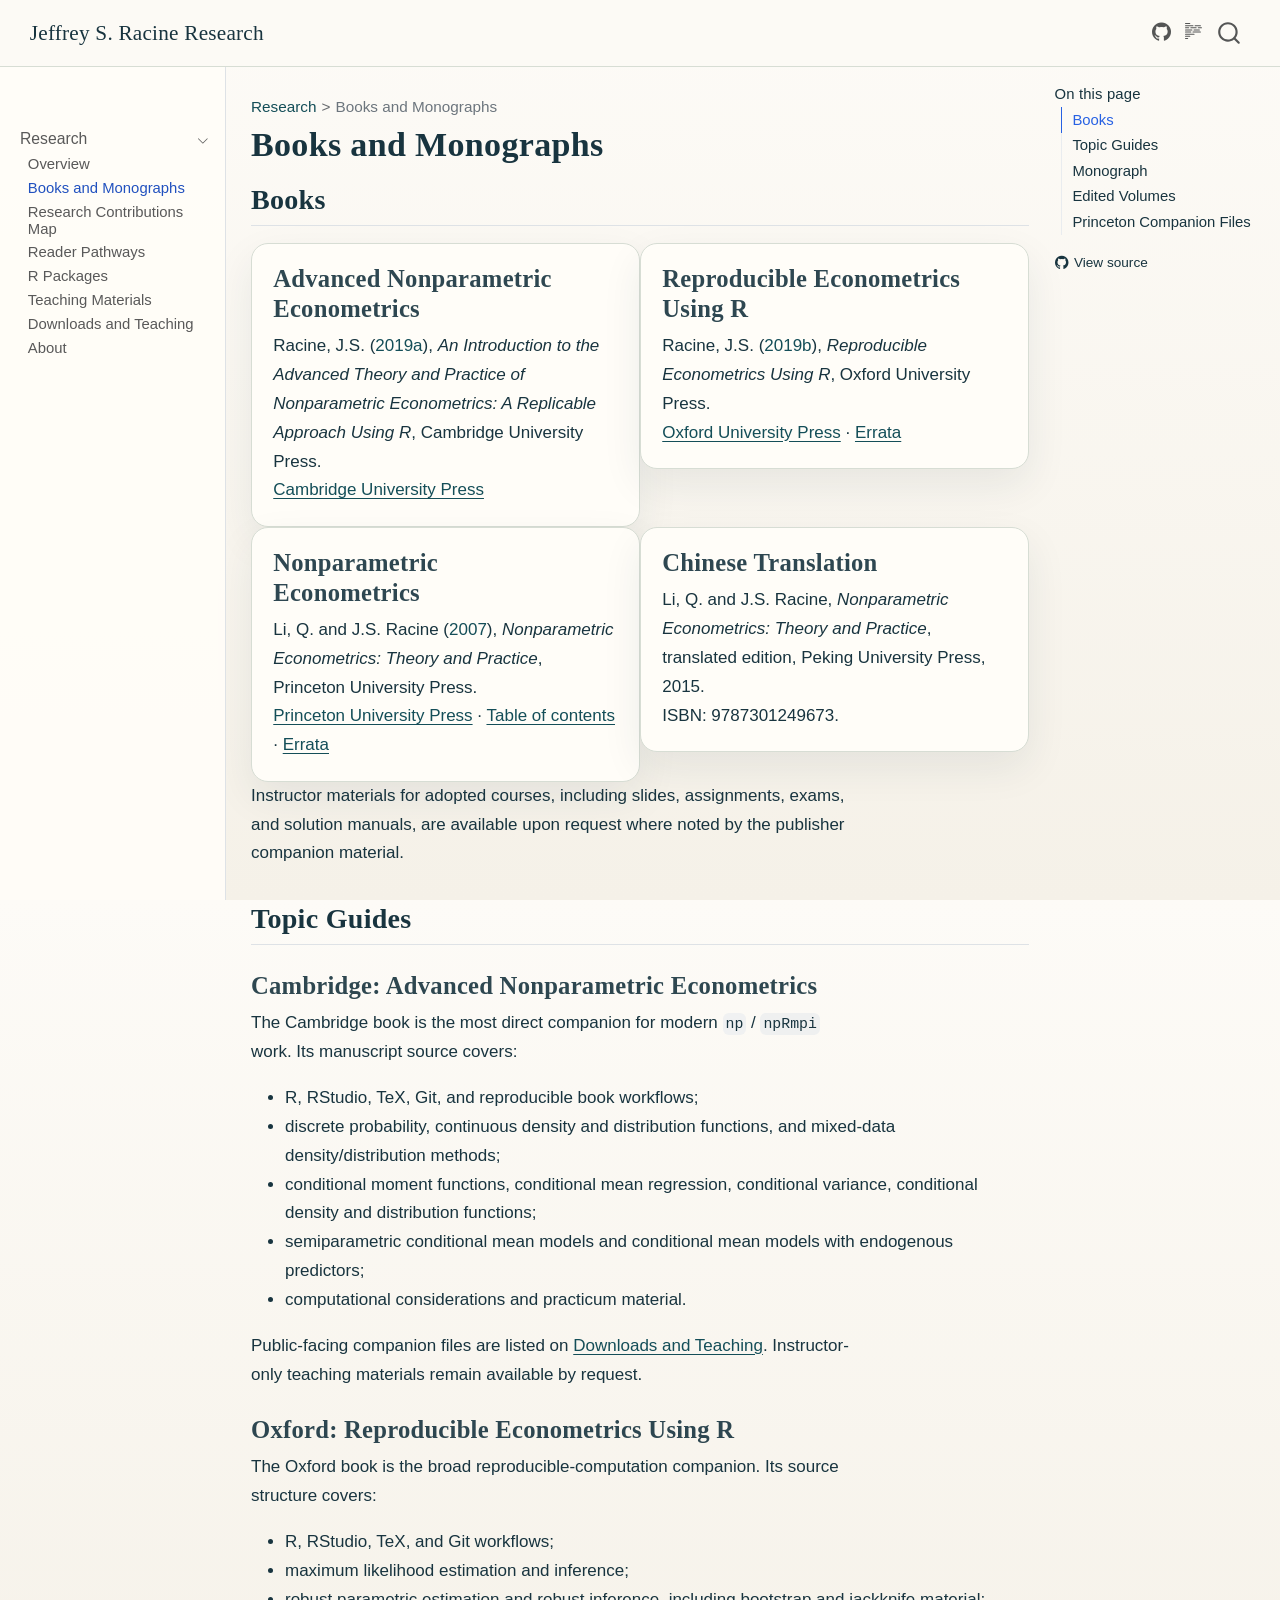
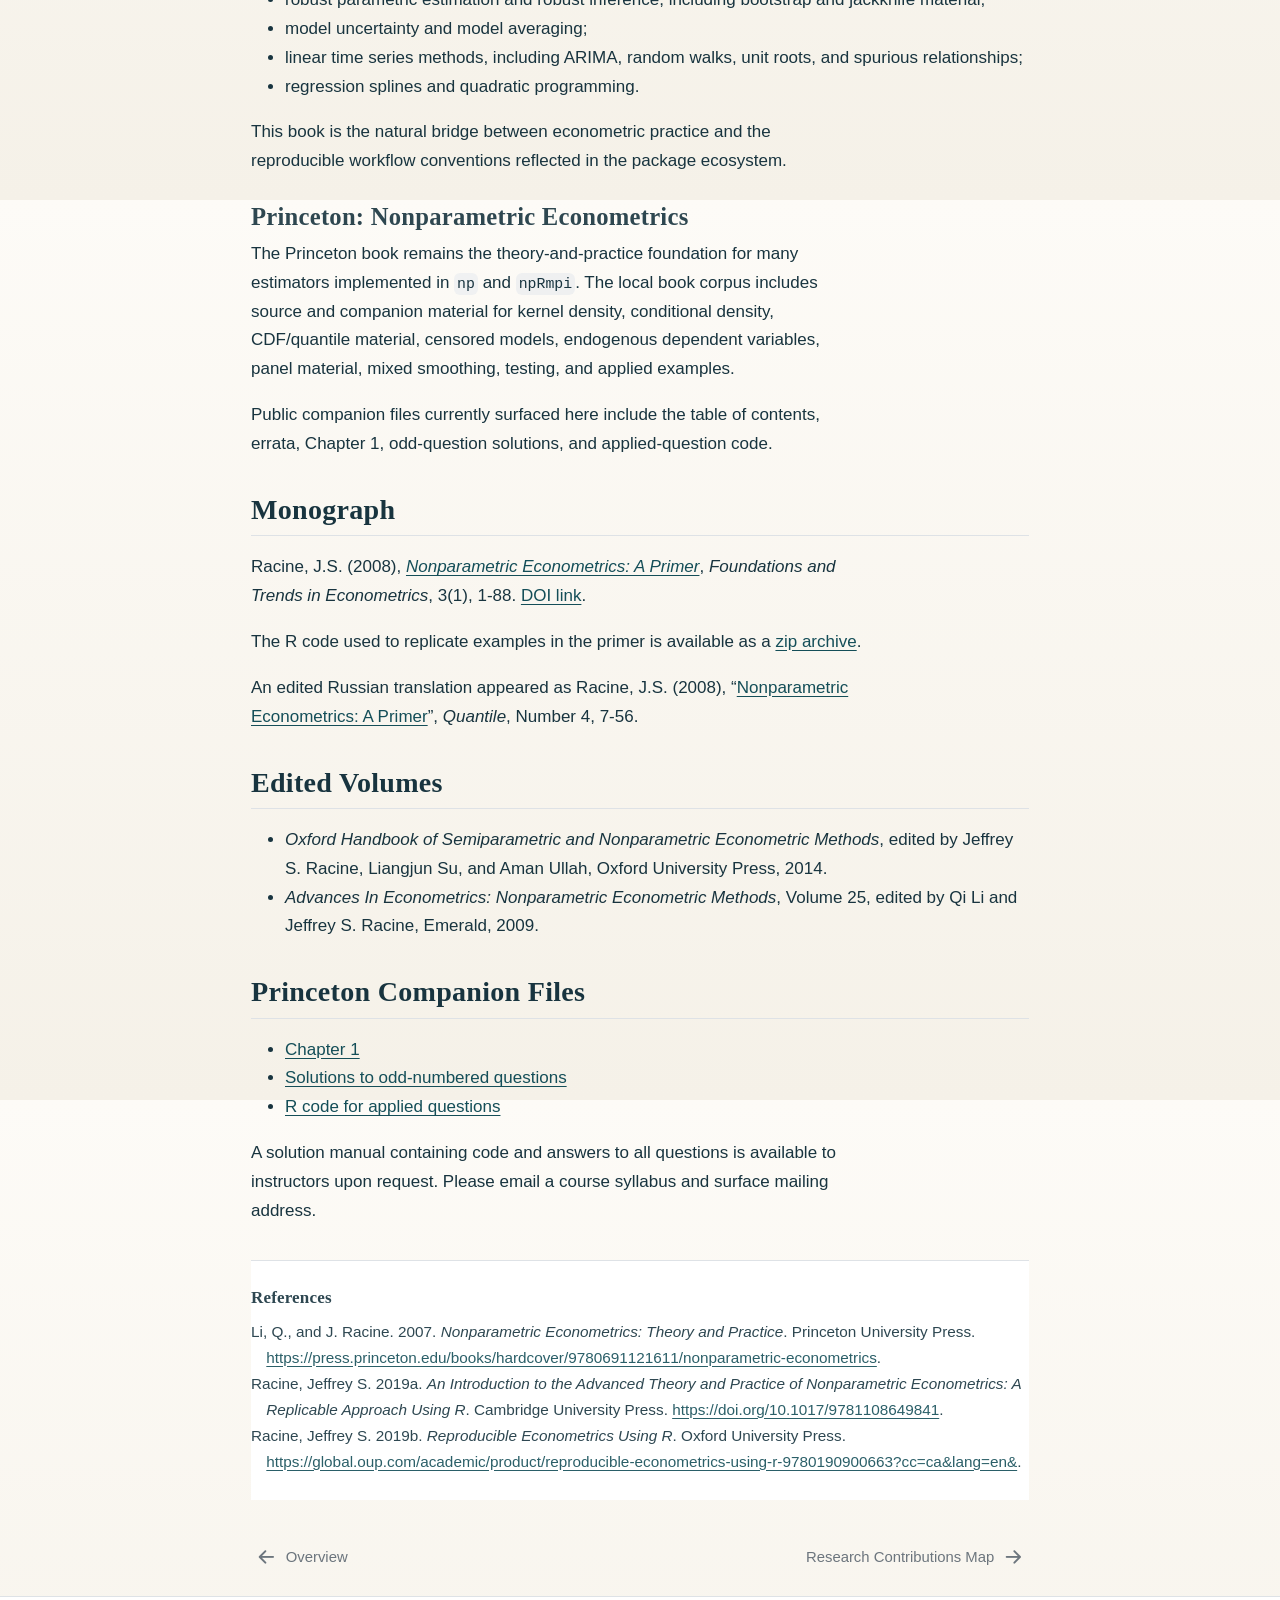
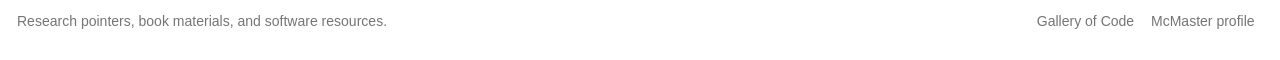
<file: docs/books.html>
<!DOCTYPE html>
<html xmlns="http://www.w3.org/1999/xhtml" lang="en" xml:lang="en"><head>

<meta charset="utf-8">
<meta name="generator" content="quarto-1.9.36">

<meta name="viewport" content="width=device-width, initial-scale=1.0, user-scalable=yes">


<title>Books and Monographs – Jeffrey S. Racine Research</title>
<style>
/* Default styles provided by pandoc.
** See https://pandoc.org/MANUAL.html#variables-for-html for config info.
*/
code{white-space: pre-wrap;}
span.smallcaps{font-variant: small-caps;}
div.columns{display: flex; gap: min(4vw, 1.5em);}
div.column{flex: auto; overflow-x: auto;}
div.hanging-indent{margin-left: 1.5em; text-indent: -1.5em;}
ul.task-list{list-style: none;}
ul.task-list li input[type="checkbox"] {
  width: 0.8em;
  margin: 0 0.8em 0.2em -1em; /* quarto-specific, see https://github.com/quarto-dev/quarto-cli/issues/4556 */ 
  vertical-align: middle;
}
/* CSS for citations */
div.csl-bib-body { }
div.csl-entry {
  clear: both;
}
.hanging-indent div.csl-entry {
  margin-left:2em;
  text-indent:-2em;
}
div.csl-left-margin {
  min-width:2em;
  float:left;
}
div.csl-right-inline {
  margin-left:2em;
  padding-left:1em;
}
div.csl-indent {
  margin-left: 2em;
}</style>


<script src="site_libs/quarto-nav/quarto-nav.js"></script>
<script src="site_libs/clipboard/clipboard.min.js"></script>
<script src="site_libs/quarto-search/autocomplete.umd.js"></script>
<script src="site_libs/quarto-search/fuse.min.js"></script>
<script src="site_libs/quarto-search/quarto-search.js"></script>
<meta name="quarto:offset" content="./">
<link href="./corpus.html" rel="next">
<link href="./index.html" rel="prev">
<script src="site_libs/quarto-html/quarto.js" type="module"></script>
<script src="site_libs/quarto-html/tabsets/tabsets.js" type="module"></script>
<script src="site_libs/quarto-html/popper.min.js"></script>
<script src="site_libs/quarto-html/tippy.umd.min.js"></script>
<script src="site_libs/quarto-html/anchor.min.js"></script>
<link href="site_libs/quarto-html/tippy.css" rel="stylesheet">
<link href="site_libs/quarto-html/quarto-syntax-highlighting-845c23b38eaddc0f92fda52bfe77a8c8.css" rel="stylesheet" id="quarto-text-highlighting-styles">
<script src="site_libs/bootstrap/bootstrap.min.js"></script>
<link href="site_libs/bootstrap/bootstrap-icons.css" rel="stylesheet">
<link href="site_libs/bootstrap/bootstrap-6359ece5ccc7868d972a7c02362e1435.min.css" rel="stylesheet" append-hash="true" id="quarto-bootstrap" data-mode="light">
<script id="quarto-search-options" type="application/json">{
  "location": "navbar",
  "copy-button": false,
  "collapse-after": 3,
  "panel-placement": "end",
  "type": "overlay",
  "limit": 50,
  "keyboard-shortcut": [
    "f",
    "/",
    "s"
  ],
  "show-item-context": false,
  "language": {
    "search-no-results-text": "No results",
    "search-matching-documents-text": "matching documents",
    "search-copy-link-title": "Copy link to search",
    "search-hide-matches-text": "Hide additional matches",
    "search-more-match-text": "more match in this document",
    "search-more-matches-text": "more matches in this document",
    "search-clear-button-title": "Clear",
    "search-text-placeholder": "",
    "search-detached-cancel-button-title": "Cancel",
    "search-submit-button-title": "Submit",
    "search-label": "Search"
  }
}</script>
<style>html{ scroll-behavior: smooth; }</style>


<link rel="stylesheet" href="styles.css">
</head>

<body class="nav-sidebar docked nav-fixed quarto-light">

<div id="quarto-search-results"></div>
  <header id="quarto-header" class="headroom fixed-top">
    <nav class="navbar navbar-expand-lg " data-bs-theme="dark">
      <div class="navbar-container container-fluid">
      <div class="navbar-brand-container mx-auto">
    <a class="navbar-brand" href="./index.html">
    <span class="navbar-title">Jeffrey S. Racine Research</span>
    </a>
  </div>
            <div id="quarto-search" class="" title="Search"></div>
          <button class="navbar-toggler" type="button" data-bs-toggle="collapse" data-bs-target="#navbarCollapse" aria-controls="navbarCollapse" role="menu" aria-expanded="false" aria-label="Toggle navigation" onclick="if (window.quartoToggleHeadroom) { window.quartoToggleHeadroom(); }">
  <span class="navbar-toggler-icon"></span>
</button>
          <div class="collapse navbar-collapse" id="navbarCollapse">
            <ul class="navbar-nav navbar-nav-scroll ms-auto">
  <li class="nav-item compact">
    <a class="nav-link" href="https://github.com/JeffreyRacine/research"> <i class="bi bi-github" role="img" aria-label="Research site source on GitHub">
</i> 
<span class="menu-text"></span></a>
  </li>  
</ul>
          </div> <!-- /navcollapse -->
            <div class="quarto-navbar-tools">
  <a href="" class="quarto-reader-toggle quarto-navigation-tool px-1" onclick="window.quartoToggleReader(); return false;" title="Toggle reader mode">
  <div class="quarto-reader-toggle-btn">
  <i class="bi"></i>
  </div>
</a>
</div>
      </div> <!-- /container-fluid -->
    </nav>
  <nav class="quarto-secondary-nav">
    <div class="container-fluid d-flex">
      <button type="button" class="quarto-btn-toggle btn" data-bs-toggle="collapse" role="button" data-bs-target=".quarto-sidebar-collapse-item" aria-controls="quarto-sidebar" aria-expanded="false" aria-label="Toggle sidebar navigation" onclick="if (window.quartoToggleHeadroom) { window.quartoToggleHeadroom(); }">
        <i class="bi bi-layout-text-sidebar-reverse"></i>
      </button>
        <nav class="quarto-page-breadcrumbs" aria-label="breadcrumb"><ol class="breadcrumb"><li class="breadcrumb-item"><a href="./index.html">Research</a></li><li class="breadcrumb-item"><a href="./books.html">Books and Monographs</a></li></ol></nav>
        <a class="flex-grow-1" role="navigation" data-bs-toggle="collapse" data-bs-target=".quarto-sidebar-collapse-item" aria-controls="quarto-sidebar" aria-expanded="false" aria-label="Toggle sidebar navigation" onclick="if (window.quartoToggleHeadroom) { window.quartoToggleHeadroom(); }">      
        </a>
      <button type="button" class="btn quarto-search-button" aria-label="Search" onclick="window.quartoOpenSearch();">
        <i class="bi bi-search"></i>
      </button>
    </div>
  </nav>
</header>
<!-- content -->
<div id="quarto-content" class="quarto-container page-columns page-rows-contents page-layout-article page-navbar">
<!-- sidebar -->
  <nav id="quarto-sidebar" class="sidebar collapse collapse-horizontal quarto-sidebar-collapse-item sidebar-navigation docked overflow-auto">
        <div class="mt-2 flex-shrink-0 align-items-center">
        <div class="sidebar-search">
        <div id="quarto-search" class="" title="Search"></div>
        </div>
        </div>
    <div class="sidebar-menu-container"> 
    <ul class="list-unstyled mt-1">
        <li class="sidebar-item sidebar-item-section">
      <div class="sidebar-item-container"> 
            <a class="sidebar-item-text sidebar-link text-start" data-bs-toggle="collapse" data-bs-target="#quarto-sidebar-section-1" role="navigation" aria-expanded="true">
 <span class="menu-text">Research</span></a>
          <a class="sidebar-item-toggle text-start" data-bs-toggle="collapse" data-bs-target="#quarto-sidebar-section-1" role="navigation" aria-expanded="true" aria-label="Toggle section">
            <i class="bi bi-chevron-right ms-2"></i>
          </a> 
      </div>
      <ul id="quarto-sidebar-section-1" class="collapse list-unstyled sidebar-section depth1 show">  
          <li class="sidebar-item">
  <div class="sidebar-item-container"> 
  <a href="./index.html" class="sidebar-item-text sidebar-link">
 <span class="menu-text">Overview</span></a>
  </div>
</li>
          <li class="sidebar-item">
  <div class="sidebar-item-container"> 
  <a href="./books.html" class="sidebar-item-text sidebar-link active">
 <span class="menu-text">Books and Monographs</span></a>
  </div>
</li>
          <li class="sidebar-item">
  <div class="sidebar-item-container"> 
  <a href="./corpus.html" class="sidebar-item-text sidebar-link">
 <span class="menu-text">Research Contributions Map</span></a>
  </div>
</li>
          <li class="sidebar-item">
  <div class="sidebar-item-container"> 
  <a href="./pathways.html" class="sidebar-item-text sidebar-link">
 <span class="menu-text">Reader Pathways</span></a>
  </div>
</li>
          <li class="sidebar-item">
  <div class="sidebar-item-container"> 
  <a href="./software.html" class="sidebar-item-text sidebar-link">
 <span class="menu-text">R Packages</span></a>
  </div>
</li>
          <li class="sidebar-item">
  <div class="sidebar-item-container"> 
  <a href="./teaching.html" class="sidebar-item-text sidebar-link">
 <span class="menu-text">Teaching Materials</span></a>
  </div>
</li>
          <li class="sidebar-item">
  <div class="sidebar-item-container"> 
  <a href="./resources.html" class="sidebar-item-text sidebar-link">
 <span class="menu-text">Downloads and Teaching</span></a>
  </div>
</li>
          <li class="sidebar-item">
  <div class="sidebar-item-container"> 
  <a href="./about.html" class="sidebar-item-text sidebar-link">
 <span class="menu-text">About</span></a>
  </div>
</li>
      </ul>
  </li>
    </ul>
    </div>
</nav>
<div id="quarto-sidebar-glass" class="quarto-sidebar-collapse-item" data-bs-toggle="collapse" data-bs-target=".quarto-sidebar-collapse-item"></div>
<!-- margin-sidebar -->
    <div id="quarto-margin-sidebar" class="sidebar margin-sidebar">
        <nav id="TOC" role="doc-toc" class="toc-active">
    <h2 id="toc-title">On this page</h2>
   
  <ul>
  <li><a href="#books" id="toc-books" class="nav-link active" data-scroll-target="#books">Books</a></li>
  <li><a href="#topic-guides" id="toc-topic-guides" class="nav-link" data-scroll-target="#topic-guides">Topic Guides</a>
  <ul class="collapse">
  <li><a href="#cambridge-advanced-nonparametric-econometrics" id="toc-cambridge-advanced-nonparametric-econometrics" class="nav-link" data-scroll-target="#cambridge-advanced-nonparametric-econometrics">Cambridge: Advanced Nonparametric Econometrics</a></li>
  <li><a href="#oxford-reproducible-econometrics-using-r" id="toc-oxford-reproducible-econometrics-using-r" class="nav-link" data-scroll-target="#oxford-reproducible-econometrics-using-r">Oxford: Reproducible Econometrics Using R</a></li>
  <li><a href="#princeton-nonparametric-econometrics" id="toc-princeton-nonparametric-econometrics" class="nav-link" data-scroll-target="#princeton-nonparametric-econometrics">Princeton: Nonparametric Econometrics</a></li>
  </ul></li>
  <li><a href="#monograph" id="toc-monograph" class="nav-link" data-scroll-target="#monograph">Monograph</a></li>
  <li><a href="#edited-volumes" id="toc-edited-volumes" class="nav-link" data-scroll-target="#edited-volumes">Edited Volumes</a></li>
  <li><a href="#princeton-companion-files" id="toc-princeton-companion-files" class="nav-link" data-scroll-target="#princeton-companion-files">Princeton Companion Files</a></li>
  </ul>
<div class="toc-actions"><ul><li><a href="https://github.com/JeffreyRacine/research/blob/main/books.qmd" class="toc-action"><i class="bi bi-github"></i>View source</a></li></ul></div></nav>
    </div>
<!-- main -->
<main class="content" id="quarto-document-content">

<header id="title-block-header" class="quarto-title-block default"><nav class="quarto-page-breadcrumbs quarto-title-breadcrumbs d-none d-lg-block" aria-label="breadcrumb"><ol class="breadcrumb"><li class="breadcrumb-item"><a href="./index.html">Research</a></li><li class="breadcrumb-item"><a href="./books.html">Books and Monographs</a></li></ol></nav>
<div class="quarto-title">
<h1 class="title">Books and Monographs</h1>
</div>



<div class="quarto-title-meta">

    
  
    
  </div>
  


</header>


<section id="books" class="level2">
<h2 class="anchored" data-anchor-id="books">Books</h2>
<div class="columns">
<div class="column" style="width:50%;">
<section id="advanced-nonparametric-econometrics" class="level3 book-card">
<h3 class="anchored" data-anchor-id="advanced-nonparametric-econometrics">Advanced Nonparametric Econometrics</h3>
<p>Racine, J.S. <span class="citation" data-cites="racine_cambridge_2019">(<a href="#ref-racine_cambridge_2019" role="doc-biblioref">2019a</a>)</span>, <em>An Introduction to the Advanced Theory and Practice of Nonparametric Econometrics: A Replicable Approach Using R</em>, Cambridge University Press.</p>
<p><a href="https://www.cambridge.org/br/academic/subjects/economics/econometrics-statistics-and-mathematical-economics/introduction-advanced-theory-and-practice-nonparametric-econometrics-replicable-approach-using-r?format=HB">Cambridge University Press</a></p>
</section>
</div><div class="column" style="width:50%;">
<section id="reproducible-econometrics-using-r" class="level3 book-card">
<h3 class="anchored" data-anchor-id="reproducible-econometrics-using-r">Reproducible Econometrics Using R</h3>
<p>Racine, J.S. <span class="citation" data-cites="racine_oxford_2019">(<a href="#ref-racine_oxford_2019" role="doc-biblioref">2019b</a>)</span>, <em>Reproducible Econometrics Using R</em>, Oxford University Press.</p>
<p><a href="https://global.oup.com/academic/product/reproducible-econometrics-using-r-9780190900663">Oxford University Press</a> · <a href="www/errata_Oxford.pdf">Errata</a></p>
</section>
</div>
</div>
<div class="columns">
<div class="column" style="width:50%;">
<section id="nonparametric-econometrics" class="level3 book-card">
<h3 class="anchored" data-anchor-id="nonparametric-econometrics">Nonparametric Econometrics</h3>
<p>Li, Q. and J.S. Racine <span class="citation" data-cites="li_racine_2007">(<a href="#ref-li_racine_2007" role="doc-biblioref">2007</a>)</span>, <em>Nonparametric Econometrics: Theory and Practice</em>, Princeton University Press.</p>
<p><a href="https://press.princeton.edu/books/hardcover/9780691121611/nonparametric-econometrics">Princeton University Press</a> · <a href="www/pup_toc.pdf">Table of contents</a> · <a href="www/pup_errata.pdf">Errata</a></p>
</section>
</div><div class="column" style="width:50%;">
<section id="chinese-translation" class="level3 book-card">
<h3 class="anchored" data-anchor-id="chinese-translation">Chinese Translation</h3>
<p>Li, Q. and J.S. Racine, <em>Nonparametric Econometrics: Theory and Practice</em>, translated edition, Peking University Press, 2015.</p>
<p>ISBN: 9787301249673.</p>
</section>
</div>
</div>
<p>Instructor materials for adopted courses, including slides, assignments, exams, and solution manuals, are available upon request where noted by the publisher companion material.</p>
</section>
<section id="topic-guides" class="level2">
<h2 class="anchored" data-anchor-id="topic-guides">Topic Guides</h2>
<section id="cambridge-advanced-nonparametric-econometrics" class="level3">
<h3 class="anchored" data-anchor-id="cambridge-advanced-nonparametric-econometrics">Cambridge: Advanced Nonparametric Econometrics</h3>
<p>The Cambridge book is the most direct companion for modern <code>np</code> / <code>npRmpi</code> work. Its manuscript source covers:</p>
<ul>
<li>R, RStudio, TeX, Git, and reproducible book workflows;</li>
<li>discrete probability, continuous density and distribution functions, and mixed-data density/distribution methods;</li>
<li>conditional moment functions, conditional mean regression, conditional variance, conditional density and distribution functions;</li>
<li>semiparametric conditional mean models and conditional mean models with endogenous predictors;</li>
<li>computational considerations and practicum material.</li>
</ul>
<p>Public-facing companion files are listed on <a href="./resources.html">Downloads and Teaching</a>. Instructor-only teaching materials remain available by request.</p>
</section>
<section id="oxford-reproducible-econometrics-using-r" class="level3">
<h3 class="anchored" data-anchor-id="oxford-reproducible-econometrics-using-r">Oxford: Reproducible Econometrics Using R</h3>
<p>The Oxford book is the broad reproducible-computation companion. Its source structure covers:</p>
<ul>
<li>R, RStudio, TeX, and Git workflows;</li>
<li>maximum likelihood estimation and inference;</li>
<li>robust parametric estimation and robust inference, including bootstrap and jackknife material;</li>
<li>model uncertainty and model averaging;</li>
<li>linear time series methods, including ARIMA, random walks, unit roots, and spurious relationships;</li>
<li>regression splines and quadratic programming.</li>
</ul>
<p>This book is the natural bridge between econometric practice and the reproducible workflow conventions reflected in the package ecosystem.</p>
</section>
<section id="princeton-nonparametric-econometrics" class="level3">
<h3 class="anchored" data-anchor-id="princeton-nonparametric-econometrics">Princeton: Nonparametric Econometrics</h3>
<p>The Princeton book remains the theory-and-practice foundation for many estimators implemented in <code>np</code> and <code>npRmpi</code>. The local book corpus includes source and companion material for kernel density, conditional density, CDF/quantile material, censored models, endogenous dependent variables, panel material, mixed smoothing, testing, and applied examples.</p>
<p>Public companion files currently surfaced here include the table of contents, errata, Chapter 1, odd-question solutions, and applied-question code.</p>
</section>
</section>
<section id="monograph" class="level2">
<h2 class="anchored" data-anchor-id="monograph">Monograph</h2>
<p>Racine, J.S. (2008), <a href="www/ECO0301.pdf"><em>Nonparametric Econometrics: A Primer</em></a>, <em>Foundations and Trends in Econometrics</em>, 3(1), 1-88. <a href="https://dx.doi.org/10.1561/0800000009">DOI link</a>.</p>
<p>The R code used to replicate examples in the primer is available as a <a href="www/primer_code.zip">zip archive</a>.</p>
<p>An edited Russian translation appeared as Racine, J.S. (2008), “<a href="https://quantile.ru/04/04-JR.pdf">Nonparametric Econometrics: A Primer</a>”, <em>Quantile</em>, Number 4, 7-56.</p>
</section>
<section id="edited-volumes" class="level2">
<h2 class="anchored" data-anchor-id="edited-volumes">Edited Volumes</h2>
<ul>
<li><em>Oxford Handbook of Semiparametric and Nonparametric Econometric Methods</em>, edited by Jeffrey S. Racine, Liangjun Su, and Aman Ullah, Oxford University Press, 2014.</li>
<li><em>Advances In Econometrics: Nonparametric Econometric Methods</em>, Volume 25, edited by Qi Li and Jeffrey S. Racine, Emerald, 2009.</li>
</ul>
</section>
<section id="princeton-companion-files" class="level2">
<h2 class="anchored" data-anchor-id="princeton-companion-files">Princeton Companion Files</h2>
<ul>
<li><a href="https://press.princeton.edu/chapters/s8355.pdf">Chapter 1</a></li>
<li><a href="www/Solutions_Odd.pdf">Solutions to odd-numbered questions</a></li>
<li><a href="www/Solutions_code.zip">R code for applied questions</a></li>
</ul>
<p>A solution manual containing code and answers to all questions is available to instructors upon request. Please email a course syllabus and surface mailing address.</p>



</section>

<a onclick="window.scrollTo(0, 0); return false;" role="button" id="quarto-back-to-top"><i class="bi bi-arrow-up"></i> Back to top</a><div id="quarto-appendix" class="default"><section class="quarto-appendix-contents" role="doc-bibliography" id="quarto-bibliography"><h2 class="anchored quarto-appendix-heading">References</h2><div id="refs" class="references csl-bib-body hanging-indent" role="list">
<div id="ref-li_racine_2007" class="csl-entry" role="listitem">
Li, Q., and J. Racine. 2007. <em>Nonparametric Econometrics: Theory and Practice</em>. Princeton University Press. <a href="https://press.princeton.edu/books/hardcover/9780691121611/nonparametric-econometrics">https://press.princeton.edu/books/hardcover/9780691121611/nonparametric-econometrics</a>.
</div>
<div id="ref-racine_cambridge_2019" class="csl-entry" role="listitem">
Racine, Jeffrey S. 2019a. <em>An Introduction to the Advanced Theory and Practice of Nonparametric Econometrics: A Replicable Approach Using <span>R</span></em>. Cambridge University Press. <a href="https://doi.org/10.1017/9781108649841">https://doi.org/10.1017/9781108649841</a>.
</div>
<div id="ref-racine_oxford_2019" class="csl-entry" role="listitem">
Racine, Jeffrey S. 2019b. <em>Reproducible Econometrics Using <span>R</span></em>. Oxford University Press. <a href="https://global.oup.com/academic/product/reproducible-econometrics-using-r-9780190900663?cc=ca&amp;lang=en&amp;">https://global.oup.com/academic/product/reproducible-econometrics-using-r-9780190900663?cc=ca&amp;lang=en&amp;</a>.
</div>
</div></section></div></main> <!-- /main -->
<script id="quarto-html-after-body" type="application/javascript">
  window.document.addEventListener("DOMContentLoaded", function (event) {
    const icon = "";
    const anchorJS = new window.AnchorJS();
    anchorJS.options = {
      placement: 'right',
      icon: icon
    };
    anchorJS.add('.anchored');
    const isCodeAnnotation = (el) => {
      for (const clz of el.classList) {
        if (clz.startsWith('code-annotation-')) {                     
          return true;
        }
      }
      return false;
    }
    const onCopySuccess = function(e) {
      // button target
      const button = e.trigger;
      // don't keep focus
      button.blur();
      // flash "checked"
      button.classList.add('code-copy-button-checked');
      var currentTitle = button.getAttribute("title");
      button.setAttribute("title", "Copied!");
      let tooltip;
      if (window.bootstrap) {
        button.setAttribute("data-bs-toggle", "tooltip");
        button.setAttribute("data-bs-placement", "left");
        button.setAttribute("data-bs-title", "Copied!");
        tooltip = new bootstrap.Tooltip(button, 
          { trigger: "manual", 
            customClass: "code-copy-button-tooltip",
            offset: [0, -8]});
        tooltip.show();    
      }
      setTimeout(function() {
        if (tooltip) {
          tooltip.hide();
          button.removeAttribute("data-bs-title");
          button.removeAttribute("data-bs-toggle");
          button.removeAttribute("data-bs-placement");
        }
        button.setAttribute("title", currentTitle);
        button.classList.remove('code-copy-button-checked');
      }, 1000);
      // clear code selection
      e.clearSelection();
    }
    const getTextToCopy = function(trigger) {
      const outerScaffold = trigger.parentElement.cloneNode(true);
      const codeEl = outerScaffold.querySelector('code');
      for (const childEl of codeEl.children) {
        if (isCodeAnnotation(childEl)) {
          childEl.remove();
        }
      }
      return codeEl.innerText;
    }
    const clipboard = new window.ClipboardJS('.code-copy-button:not([data-in-quarto-modal])', {
      text: getTextToCopy
    });
    clipboard.on('success', onCopySuccess);
    if (window.document.getElementById('quarto-embedded-source-code-modal')) {
      const clipboardModal = new window.ClipboardJS('.code-copy-button[data-in-quarto-modal]', {
        text: getTextToCopy,
        container: window.document.getElementById('quarto-embedded-source-code-modal')
      });
      clipboardModal.on('success', onCopySuccess);
    }
      var localhostRegex = new RegExp(/^(?:http|https):\/\/localhost\:?[0-9]*\//);
      var mailtoRegex = new RegExp(/^mailto:/);
        var filterRegex = new RegExp("https:\/\/jeffreyracine\.github\.io\/research\/");
      var isInternal = (href) => {
          return filterRegex.test(href) || localhostRegex.test(href) || mailtoRegex.test(href);
      }
      // Inspect non-navigation links and adorn them if external
     var links = window.document.querySelectorAll('a[href]:not(.nav-link):not(.navbar-brand):not(.toc-action):not(.sidebar-link):not(.sidebar-item-toggle):not(.pagination-link):not(.no-external):not([aria-hidden]):not(.dropdown-item):not(.quarto-navigation-tool):not(.about-link)');
      for (var i=0; i<links.length; i++) {
        const link = links[i];
        if (!isInternal(link.href)) {
          // undo the damage that might have been done by quarto-nav.js in the case of
          // links that we want to consider external
          if (link.dataset.originalHref !== undefined) {
            link.href = link.dataset.originalHref;
          }
            // target, if specified
            link.setAttribute("target", "_blank");
            if (link.getAttribute("rel") === null) {
              link.setAttribute("rel", "noopener");
            }
        }
      }
    function tippyHover(el, contentFn, onTriggerFn, onUntriggerFn) {
      const config = {
        allowHTML: true,
        maxWidth: 500,
        delay: 100,
        arrow: false,
        appendTo: function(el) {
            return el.parentElement;
        },
        interactive: true,
        interactiveBorder: 10,
        theme: 'quarto',
        placement: 'bottom-start',
      };
      if (contentFn) {
        config.content = contentFn;
      }
      if (onTriggerFn) {
        config.onTrigger = onTriggerFn;
      }
      if (onUntriggerFn) {
        config.onUntrigger = onUntriggerFn;
      }
      window.tippy(el, config); 
    }
    const noterefs = window.document.querySelectorAll('a[role="doc-noteref"]');
    for (var i=0; i<noterefs.length; i++) {
      const ref = noterefs[i];
      tippyHover(ref, function() {
        // use id or data attribute instead here
        let href = ref.getAttribute('data-footnote-href') || ref.getAttribute('href');
        try { href = new URL(href).hash; } catch {}
        const id = href.replace(/^#\/?/, "");
        const note = window.document.getElementById(id);
        if (note) {
          return note.innerHTML;
        } else {
          return "";
        }
      });
    }
    const xrefs = window.document.querySelectorAll('a.quarto-xref');
    const processXRef = (id, note) => {
      // Strip column container classes
      const stripColumnClz = (el) => {
        el.classList.remove("page-full", "page-columns");
        if (el.children) {
          for (const child of el.children) {
            stripColumnClz(child);
          }
        }
      }
      stripColumnClz(note)
      if (id === null || id.startsWith('sec-')) {
        // Special case sections, only their first couple elements
        const container = document.createElement("div");
        if (note.children && note.children.length > 2) {
          container.appendChild(note.children[0].cloneNode(true));
          for (let i = 1; i < note.children.length; i++) {
            const child = note.children[i];
            if (child.tagName === "P" && child.innerText === "") {
              continue;
            } else {
              container.appendChild(child.cloneNode(true));
              break;
            }
          }
          if (window.Quarto?.typesetMath) {
            window.Quarto.typesetMath(container);
          }
          return container.innerHTML
        } else {
          if (window.Quarto?.typesetMath) {
            window.Quarto.typesetMath(note);
          }
          return note.innerHTML;
        }
      } else {
        // Remove any anchor links if they are present
        const anchorLink = note.querySelector('a.anchorjs-link');
        if (anchorLink) {
          anchorLink.remove();
        }
        if (window.Quarto?.typesetMath) {
          window.Quarto.typesetMath(note);
        }
        if (note.classList.contains("callout")) {
          return note.outerHTML;
        } else {
          return note.innerHTML;
        }
      }
    }
    for (var i=0; i<xrefs.length; i++) {
      const xref = xrefs[i];
      tippyHover(xref, undefined, function(instance) {
        instance.disable();
        let url = xref.getAttribute('href');
        let hash = undefined; 
        if (url.startsWith('#')) {
          hash = url;
        } else {
          try { hash = new URL(url).hash; } catch {}
        }
        if (hash) {
          const id = hash.replace(/^#\/?/, "");
          const note = window.document.getElementById(id);
          if (note !== null) {
            try {
              const html = processXRef(id, note.cloneNode(true));
              instance.setContent(html);
            } finally {
              instance.enable();
              instance.show();
            }
          } else {
            // See if we can fetch this
            fetch(url.split('#')[0])
            .then(res => res.text())
            .then(html => {
              const parser = new DOMParser();
              const htmlDoc = parser.parseFromString(html, "text/html");
              const note = htmlDoc.getElementById(id);
              if (note !== null) {
                const html = processXRef(id, note);
                instance.setContent(html);
              } 
            }).finally(() => {
              instance.enable();
              instance.show();
            });
          }
        } else {
          // See if we can fetch a full url (with no hash to target)
          // This is a special case and we should probably do some content thinning / targeting
          fetch(url)
          .then(res => res.text())
          .then(html => {
            const parser = new DOMParser();
            const htmlDoc = parser.parseFromString(html, "text/html");
            const note = htmlDoc.querySelector('main.content');
            if (note !== null) {
              // This should only happen for chapter cross references
              // (since there is no id in the URL)
              // remove the first header
              if (note.children.length > 0 && note.children[0].tagName === "HEADER") {
                note.children[0].remove();
              }
              const html = processXRef(null, note);
              instance.setContent(html);
            } 
          }).finally(() => {
            instance.enable();
            instance.show();
          });
        }
      }, function(instance) {
      });
    }
        let selectedAnnoteEl;
        const selectorForAnnotation = ( cell, annotation) => {
          let cellAttr = 'data-code-cell="' + cell + '"';
          let lineAttr = 'data-code-annotation="' +  annotation + '"';
          const selector = 'span[' + cellAttr + '][' + lineAttr + ']';
          return selector;
        }
        const selectCodeLines = (annoteEl) => {
          const doc = window.document;
          const targetCell = annoteEl.getAttribute("data-target-cell");
          const targetAnnotation = annoteEl.getAttribute("data-target-annotation");
          const annoteSpan = window.document.querySelector(selectorForAnnotation(targetCell, targetAnnotation));
          const lines = annoteSpan.getAttribute("data-code-lines").split(",");
          const lineIds = lines.map((line) => {
            return targetCell + "-" + line;
          })
          let top = null;
          let height = null;
          let parent = null;
          if (lineIds.length > 0) {
              //compute the position of the single el (top and bottom and make a div)
              const el = window.document.getElementById(lineIds[0]);
              top = el.offsetTop;
              height = el.offsetHeight;
              parent = el.parentElement.parentElement;
            if (lineIds.length > 1) {
              const lastEl = window.document.getElementById(lineIds[lineIds.length - 1]);
              const bottom = lastEl.offsetTop + lastEl.offsetHeight;
              height = bottom - top;
            }
            if (top !== null && height !== null && parent !== null) {
              // cook up a div (if necessary) and position it 
              let div = window.document.getElementById("code-annotation-line-highlight");
              if (div === null) {
                div = window.document.createElement("div");
                div.setAttribute("id", "code-annotation-line-highlight");
                div.style.position = 'absolute';
                parent.appendChild(div);
              }
              div.style.top = top - 2 + "px";
              div.style.height = height + 4 + "px";
              div.style.left = 0;
              let gutterDiv = window.document.getElementById("code-annotation-line-highlight-gutter");
              if (gutterDiv === null) {
                gutterDiv = window.document.createElement("div");
                gutterDiv.setAttribute("id", "code-annotation-line-highlight-gutter");
                gutterDiv.style.position = 'absolute';
                const codeCell = window.document.getElementById(targetCell);
                const gutter = codeCell.querySelector('.code-annotation-gutter');
                gutter.appendChild(gutterDiv);
              }
              gutterDiv.style.top = top - 2 + "px";
              gutterDiv.style.height = height + 4 + "px";
            }
            selectedAnnoteEl = annoteEl;
          }
        };
        const unselectCodeLines = () => {
          const elementsIds = ["code-annotation-line-highlight", "code-annotation-line-highlight-gutter"];
          elementsIds.forEach((elId) => {
            const div = window.document.getElementById(elId);
            if (div) {
              div.remove();
            }
          });
          selectedAnnoteEl = undefined;
        };
          // Handle positioning of the toggle
      window.addEventListener(
        "resize",
        throttle(() => {
          elRect = undefined;
          if (selectedAnnoteEl) {
            selectCodeLines(selectedAnnoteEl);
          }
        }, 10)
      );
      function throttle(fn, ms) {
      let throttle = false;
      let timer;
        return (...args) => {
          if(!throttle) { // first call gets through
              fn.apply(this, args);
              throttle = true;
          } else { // all the others get throttled
              if(timer) clearTimeout(timer); // cancel #2
              timer = setTimeout(() => {
                fn.apply(this, args);
                timer = throttle = false;
              }, ms);
          }
        };
      }
        // Attach click handler to the DT
        const annoteDls = window.document.querySelectorAll('dt[data-target-cell]');
        for (const annoteDlNode of annoteDls) {
          annoteDlNode.addEventListener('click', (event) => {
            const clickedEl = event.target;
            if (clickedEl !== selectedAnnoteEl) {
              unselectCodeLines();
              const activeEl = window.document.querySelector('dt[data-target-cell].code-annotation-active');
              if (activeEl) {
                activeEl.classList.remove('code-annotation-active');
              }
              selectCodeLines(clickedEl);
              clickedEl.classList.add('code-annotation-active');
            } else {
              // Unselect the line
              unselectCodeLines();
              clickedEl.classList.remove('code-annotation-active');
            }
          });
        }
    const findCites = (el) => {
      const parentEl = el.parentElement;
      if (parentEl) {
        const cites = parentEl.dataset.cites;
        if (cites) {
          return {
            el,
            cites: cites.split(' ')
          };
        } else {
          return findCites(el.parentElement)
        }
      } else {
        return undefined;
      }
    };
    var bibliorefs = window.document.querySelectorAll('a[role="doc-biblioref"]');
    for (var i=0; i<bibliorefs.length; i++) {
      const ref = bibliorefs[i];
      const citeInfo = findCites(ref);
      if (citeInfo) {
        tippyHover(citeInfo.el, function() {
          var popup = window.document.createElement('div');
          citeInfo.cites.forEach(function(cite) {
            var citeDiv = window.document.createElement('div');
            citeDiv.classList.add('hanging-indent');
            citeDiv.classList.add('csl-entry');
            var biblioDiv = window.document.getElementById('ref-' + cite);
            if (biblioDiv) {
              citeDiv.innerHTML = biblioDiv.innerHTML;
            }
            popup.appendChild(citeDiv);
          });
          return popup.innerHTML;
        });
      }
    }
  });
  </script>
<nav class="page-navigation">
  <div class="nav-page nav-page-previous">
      <a href="./index.html" class="pagination-link" aria-label="Overview">
        <i class="bi bi-arrow-left-short"></i> <span class="nav-page-text">Overview</span>
      </a>          
  </div>
  <div class="nav-page nav-page-next">
      <a href="./corpus.html" class="pagination-link" aria-label="Research Contributions Map">
        <span class="nav-page-text">Research Contributions Map</span> <i class="bi bi-arrow-right-short"></i>
      </a>
  </div>
</nav>
</div> <!-- /content -->
<footer class="footer">
  <div class="nav-footer">
    <div class="nav-footer-left">
<p>Research pointers, book materials, and software resources.</p>
</div>   
    <div class="nav-footer-center">
      &nbsp;
    <div class="toc-actions d-sm-block d-md-none"><ul><li><a href="https://github.com/JeffreyRacine/research/blob/main/books.qmd" class="toc-action"><i class="bi bi-github"></i>View source</a></li></ul></div></div>
    <div class="nav-footer-right">
      <ul class="footer-items list-unstyled">
    <li class="nav-item">
    <a class="nav-link" href="https://jeffreyracine.github.io/gallery/">
<p>Gallery of Code</p>
</a>
  </li>  
    <li class="nav-item">
    <a class="nav-link" href="https://experts.mcmaster.ca/display/racinej">
<p>McMaster profile</p>
</a>
  </li>  
</ul>
    </div>
  </div>
</footer>




<script src="site_libs/quarto-html/zenscroll-min.js"></script>
</body></html>
</file>
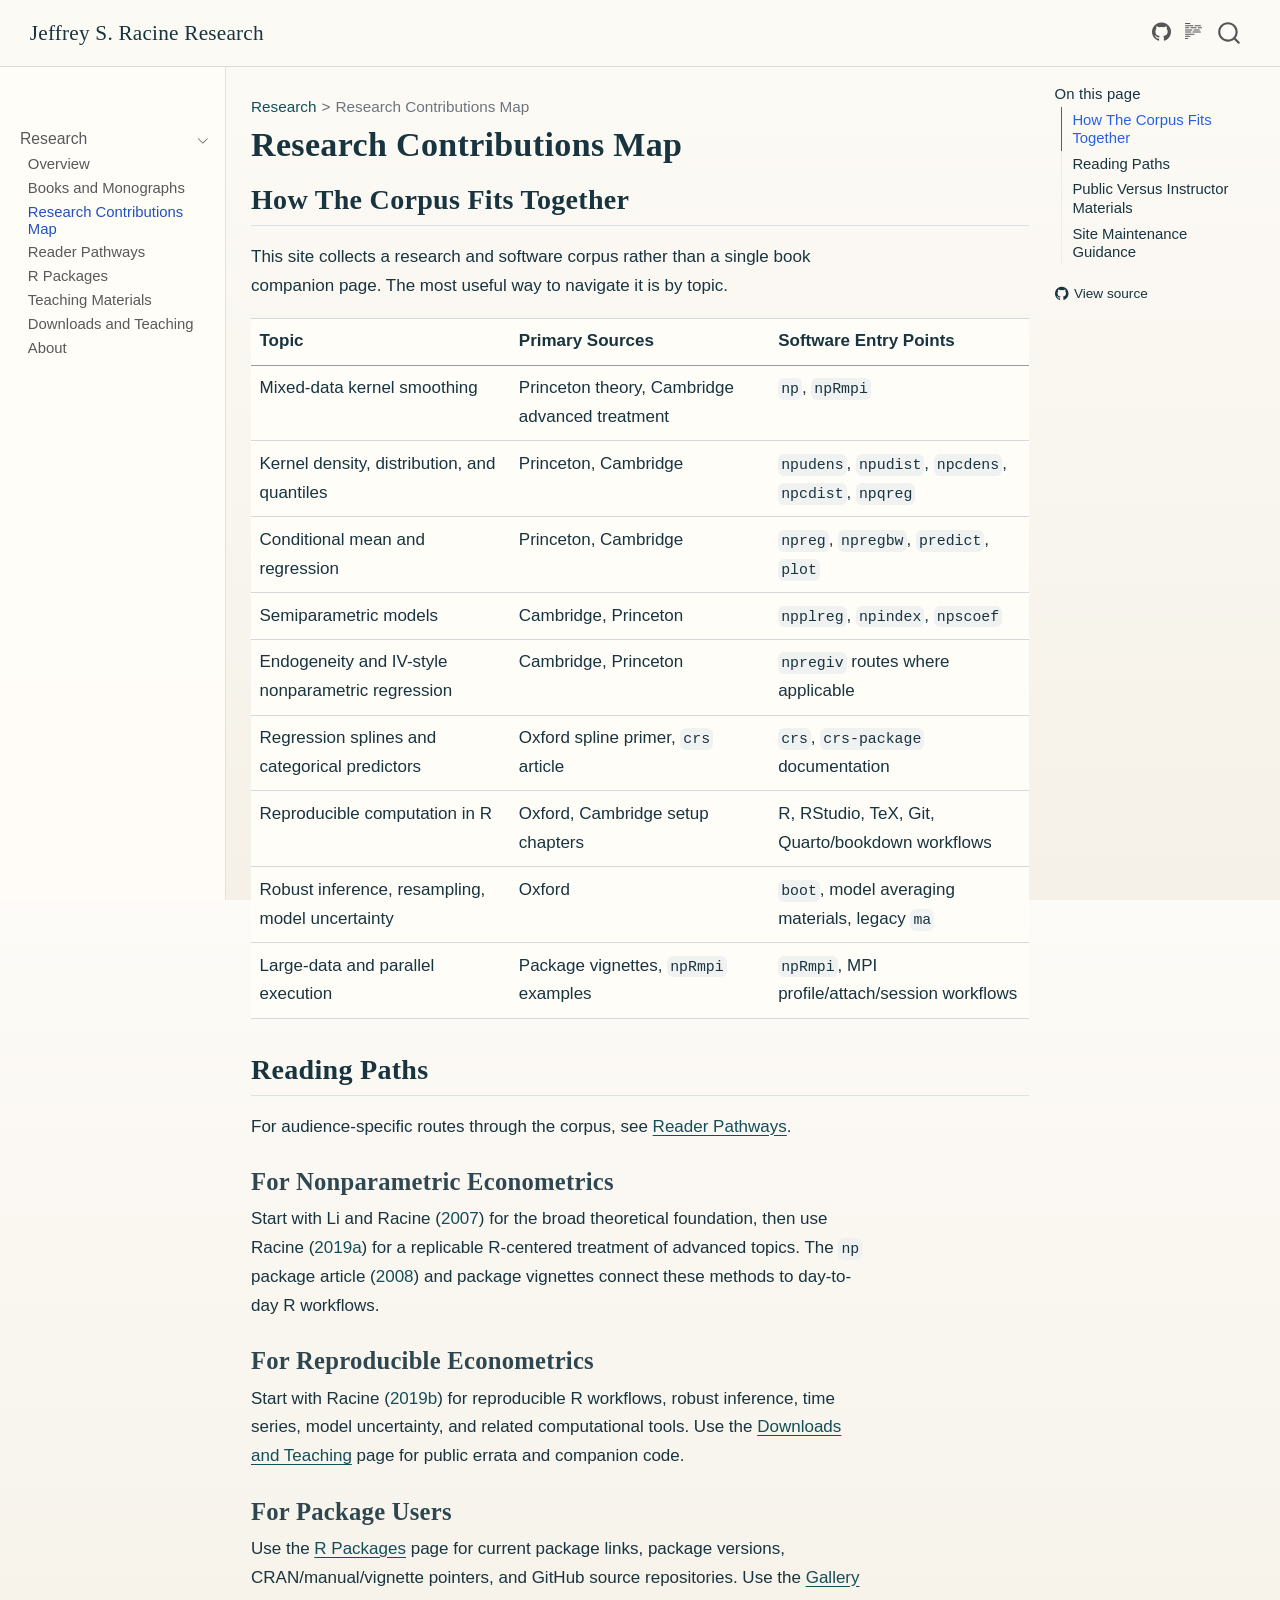
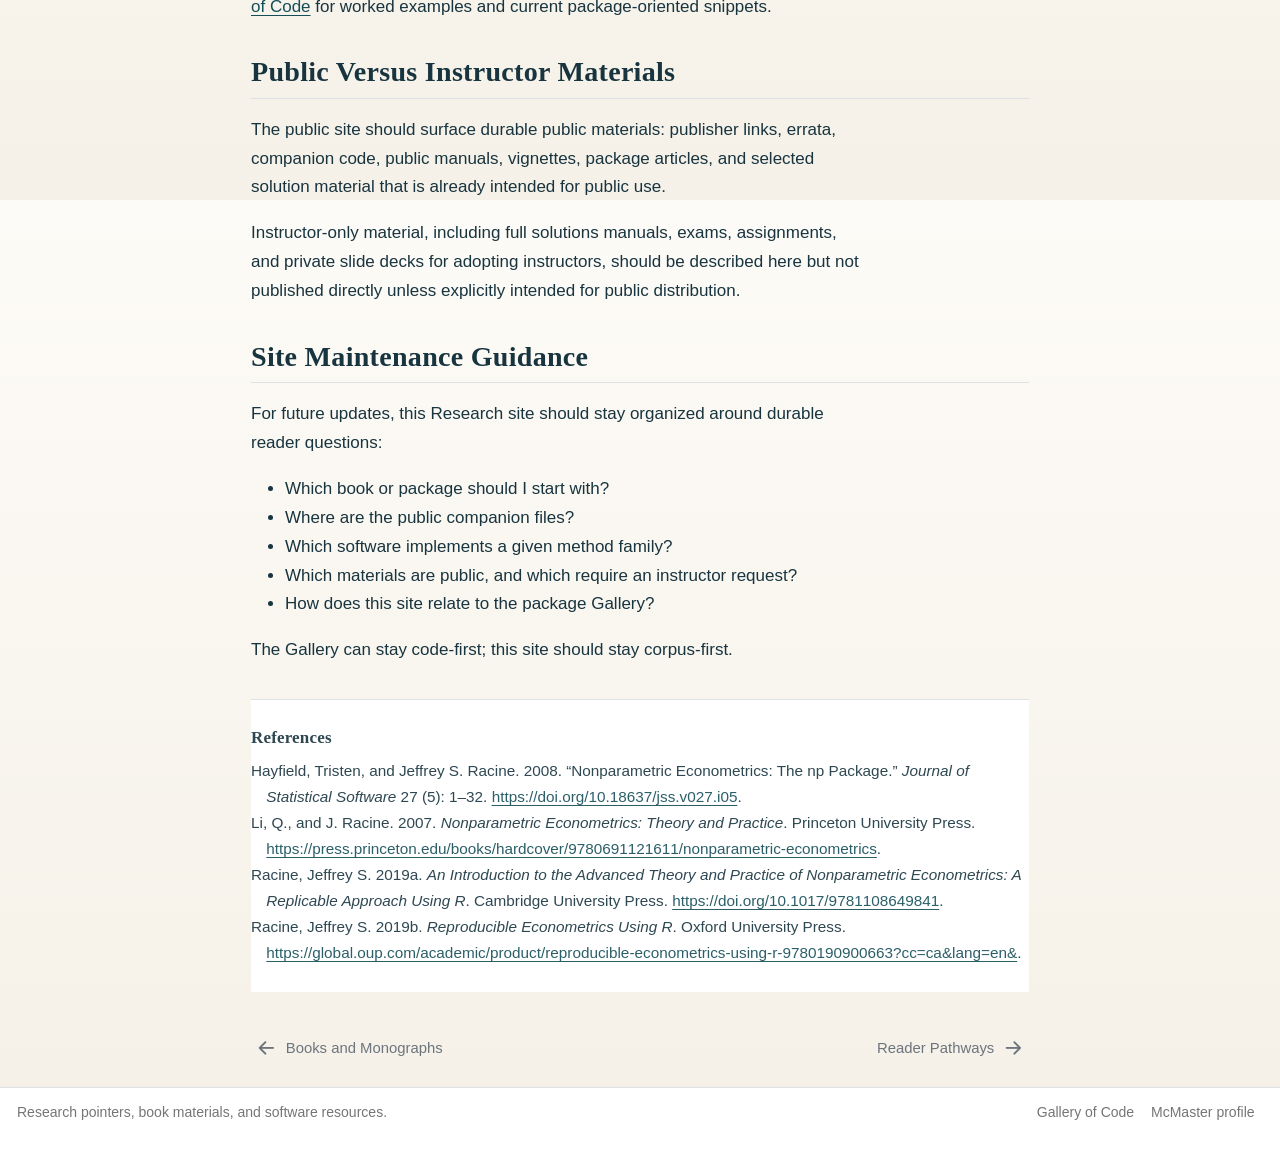
<file: docs/corpus.html>
<!DOCTYPE html>
<html xmlns="http://www.w3.org/1999/xhtml" lang="en" xml:lang="en"><head>

<meta charset="utf-8">
<meta name="generator" content="quarto-1.9.36">

<meta name="viewport" content="width=device-width, initial-scale=1.0, user-scalable=yes">


<title>Research Contributions Map – Jeffrey S. Racine Research</title>
<style>
/* Default styles provided by pandoc.
** See https://pandoc.org/MANUAL.html#variables-for-html for config info.
*/
code{white-space: pre-wrap;}
span.smallcaps{font-variant: small-caps;}
div.columns{display: flex; gap: min(4vw, 1.5em);}
div.column{flex: auto; overflow-x: auto;}
div.hanging-indent{margin-left: 1.5em; text-indent: -1.5em;}
ul.task-list{list-style: none;}
ul.task-list li input[type="checkbox"] {
  width: 0.8em;
  margin: 0 0.8em 0.2em -1em; /* quarto-specific, see https://github.com/quarto-dev/quarto-cli/issues/4556 */ 
  vertical-align: middle;
}
/* CSS for citations */
div.csl-bib-body { }
div.csl-entry {
  clear: both;
}
.hanging-indent div.csl-entry {
  margin-left:2em;
  text-indent:-2em;
}
div.csl-left-margin {
  min-width:2em;
  float:left;
}
div.csl-right-inline {
  margin-left:2em;
  padding-left:1em;
}
div.csl-indent {
  margin-left: 2em;
}</style>


<script src="site_libs/quarto-nav/quarto-nav.js"></script>
<script src="site_libs/clipboard/clipboard.min.js"></script>
<script src="site_libs/quarto-search/autocomplete.umd.js"></script>
<script src="site_libs/quarto-search/fuse.min.js"></script>
<script src="site_libs/quarto-search/quarto-search.js"></script>
<meta name="quarto:offset" content="./">
<link href="./pathways.html" rel="next">
<link href="./books.html" rel="prev">
<script src="site_libs/quarto-html/quarto.js" type="module"></script>
<script src="site_libs/quarto-html/tabsets/tabsets.js" type="module"></script>
<script src="site_libs/quarto-html/popper.min.js"></script>
<script src="site_libs/quarto-html/tippy.umd.min.js"></script>
<script src="site_libs/quarto-html/anchor.min.js"></script>
<link href="site_libs/quarto-html/tippy.css" rel="stylesheet">
<link href="site_libs/quarto-html/quarto-syntax-highlighting-845c23b38eaddc0f92fda52bfe77a8c8.css" rel="stylesheet" id="quarto-text-highlighting-styles">
<script src="site_libs/bootstrap/bootstrap.min.js"></script>
<link href="site_libs/bootstrap/bootstrap-icons.css" rel="stylesheet">
<link href="site_libs/bootstrap/bootstrap-6359ece5ccc7868d972a7c02362e1435.min.css" rel="stylesheet" append-hash="true" id="quarto-bootstrap" data-mode="light">
<script id="quarto-search-options" type="application/json">{
  "location": "navbar",
  "copy-button": false,
  "collapse-after": 3,
  "panel-placement": "end",
  "type": "overlay",
  "limit": 50,
  "keyboard-shortcut": [
    "f",
    "/",
    "s"
  ],
  "show-item-context": false,
  "language": {
    "search-no-results-text": "No results",
    "search-matching-documents-text": "matching documents",
    "search-copy-link-title": "Copy link to search",
    "search-hide-matches-text": "Hide additional matches",
    "search-more-match-text": "more match in this document",
    "search-more-matches-text": "more matches in this document",
    "search-clear-button-title": "Clear",
    "search-text-placeholder": "",
    "search-detached-cancel-button-title": "Cancel",
    "search-submit-button-title": "Submit",
    "search-label": "Search"
  }
}</script>
<style>html{ scroll-behavior: smooth; }</style>


<link rel="stylesheet" href="styles.css">
</head>

<body class="nav-sidebar docked nav-fixed quarto-light">

<div id="quarto-search-results"></div>
  <header id="quarto-header" class="headroom fixed-top">
    <nav class="navbar navbar-expand-lg " data-bs-theme="dark">
      <div class="navbar-container container-fluid">
      <div class="navbar-brand-container mx-auto">
    <a class="navbar-brand" href="./index.html">
    <span class="navbar-title">Jeffrey S. Racine Research</span>
    </a>
  </div>
            <div id="quarto-search" class="" title="Search"></div>
          <button class="navbar-toggler" type="button" data-bs-toggle="collapse" data-bs-target="#navbarCollapse" aria-controls="navbarCollapse" role="menu" aria-expanded="false" aria-label="Toggle navigation" onclick="if (window.quartoToggleHeadroom) { window.quartoToggleHeadroom(); }">
  <span class="navbar-toggler-icon"></span>
</button>
          <div class="collapse navbar-collapse" id="navbarCollapse">
            <ul class="navbar-nav navbar-nav-scroll ms-auto">
  <li class="nav-item compact">
    <a class="nav-link" href="https://github.com/JeffreyRacine/research"> <i class="bi bi-github" role="img" aria-label="Research site source on GitHub">
</i> 
<span class="menu-text"></span></a>
  </li>  
</ul>
          </div> <!-- /navcollapse -->
            <div class="quarto-navbar-tools">
  <a href="" class="quarto-reader-toggle quarto-navigation-tool px-1" onclick="window.quartoToggleReader(); return false;" title="Toggle reader mode">
  <div class="quarto-reader-toggle-btn">
  <i class="bi"></i>
  </div>
</a>
</div>
      </div> <!-- /container-fluid -->
    </nav>
  <nav class="quarto-secondary-nav">
    <div class="container-fluid d-flex">
      <button type="button" class="quarto-btn-toggle btn" data-bs-toggle="collapse" role="button" data-bs-target=".quarto-sidebar-collapse-item" aria-controls="quarto-sidebar" aria-expanded="false" aria-label="Toggle sidebar navigation" onclick="if (window.quartoToggleHeadroom) { window.quartoToggleHeadroom(); }">
        <i class="bi bi-layout-text-sidebar-reverse"></i>
      </button>
        <nav class="quarto-page-breadcrumbs" aria-label="breadcrumb"><ol class="breadcrumb"><li class="breadcrumb-item"><a href="./index.html">Research</a></li><li class="breadcrumb-item"><a href="./corpus.html">Research Contributions Map</a></li></ol></nav>
        <a class="flex-grow-1" role="navigation" data-bs-toggle="collapse" data-bs-target=".quarto-sidebar-collapse-item" aria-controls="quarto-sidebar" aria-expanded="false" aria-label="Toggle sidebar navigation" onclick="if (window.quartoToggleHeadroom) { window.quartoToggleHeadroom(); }">      
        </a>
      <button type="button" class="btn quarto-search-button" aria-label="Search" onclick="window.quartoOpenSearch();">
        <i class="bi bi-search"></i>
      </button>
    </div>
  </nav>
</header>
<!-- content -->
<div id="quarto-content" class="quarto-container page-columns page-rows-contents page-layout-article page-navbar">
<!-- sidebar -->
  <nav id="quarto-sidebar" class="sidebar collapse collapse-horizontal quarto-sidebar-collapse-item sidebar-navigation docked overflow-auto">
        <div class="mt-2 flex-shrink-0 align-items-center">
        <div class="sidebar-search">
        <div id="quarto-search" class="" title="Search"></div>
        </div>
        </div>
    <div class="sidebar-menu-container"> 
    <ul class="list-unstyled mt-1">
        <li class="sidebar-item sidebar-item-section">
      <div class="sidebar-item-container"> 
            <a class="sidebar-item-text sidebar-link text-start" data-bs-toggle="collapse" data-bs-target="#quarto-sidebar-section-1" role="navigation" aria-expanded="true">
 <span class="menu-text">Research</span></a>
          <a class="sidebar-item-toggle text-start" data-bs-toggle="collapse" data-bs-target="#quarto-sidebar-section-1" role="navigation" aria-expanded="true" aria-label="Toggle section">
            <i class="bi bi-chevron-right ms-2"></i>
          </a> 
      </div>
      <ul id="quarto-sidebar-section-1" class="collapse list-unstyled sidebar-section depth1 show">  
          <li class="sidebar-item">
  <div class="sidebar-item-container"> 
  <a href="./index.html" class="sidebar-item-text sidebar-link">
 <span class="menu-text">Overview</span></a>
  </div>
</li>
          <li class="sidebar-item">
  <div class="sidebar-item-container"> 
  <a href="./books.html" class="sidebar-item-text sidebar-link">
 <span class="menu-text">Books and Monographs</span></a>
  </div>
</li>
          <li class="sidebar-item">
  <div class="sidebar-item-container"> 
  <a href="./corpus.html" class="sidebar-item-text sidebar-link active">
 <span class="menu-text">Research Contributions Map</span></a>
  </div>
</li>
          <li class="sidebar-item">
  <div class="sidebar-item-container"> 
  <a href="./pathways.html" class="sidebar-item-text sidebar-link">
 <span class="menu-text">Reader Pathways</span></a>
  </div>
</li>
          <li class="sidebar-item">
  <div class="sidebar-item-container"> 
  <a href="./software.html" class="sidebar-item-text sidebar-link">
 <span class="menu-text">R Packages</span></a>
  </div>
</li>
          <li class="sidebar-item">
  <div class="sidebar-item-container"> 
  <a href="./teaching.html" class="sidebar-item-text sidebar-link">
 <span class="menu-text">Teaching Materials</span></a>
  </div>
</li>
          <li class="sidebar-item">
  <div class="sidebar-item-container"> 
  <a href="./resources.html" class="sidebar-item-text sidebar-link">
 <span class="menu-text">Downloads and Teaching</span></a>
  </div>
</li>
          <li class="sidebar-item">
  <div class="sidebar-item-container"> 
  <a href="./about.html" class="sidebar-item-text sidebar-link">
 <span class="menu-text">About</span></a>
  </div>
</li>
      </ul>
  </li>
    </ul>
    </div>
</nav>
<div id="quarto-sidebar-glass" class="quarto-sidebar-collapse-item" data-bs-toggle="collapse" data-bs-target=".quarto-sidebar-collapse-item"></div>
<!-- margin-sidebar -->
    <div id="quarto-margin-sidebar" class="sidebar margin-sidebar">
        <nav id="TOC" role="doc-toc" class="toc-active">
    <h2 id="toc-title">On this page</h2>
   
  <ul>
  <li><a href="#how-the-corpus-fits-together" id="toc-how-the-corpus-fits-together" class="nav-link active" data-scroll-target="#how-the-corpus-fits-together">How The Corpus Fits Together</a></li>
  <li><a href="#reading-paths" id="toc-reading-paths" class="nav-link" data-scroll-target="#reading-paths">Reading Paths</a>
  <ul class="collapse">
  <li><a href="#for-nonparametric-econometrics" id="toc-for-nonparametric-econometrics" class="nav-link" data-scroll-target="#for-nonparametric-econometrics">For Nonparametric Econometrics</a></li>
  <li><a href="#for-reproducible-econometrics" id="toc-for-reproducible-econometrics" class="nav-link" data-scroll-target="#for-reproducible-econometrics">For Reproducible Econometrics</a></li>
  <li><a href="#for-package-users" id="toc-for-package-users" class="nav-link" data-scroll-target="#for-package-users">For Package Users</a></li>
  </ul></li>
  <li><a href="#public-versus-instructor-materials" id="toc-public-versus-instructor-materials" class="nav-link" data-scroll-target="#public-versus-instructor-materials">Public Versus Instructor Materials</a></li>
  <li><a href="#site-maintenance-guidance" id="toc-site-maintenance-guidance" class="nav-link" data-scroll-target="#site-maintenance-guidance">Site Maintenance Guidance</a></li>
  </ul>
<div class="toc-actions"><ul><li><a href="https://github.com/JeffreyRacine/research/blob/main/corpus.qmd" class="toc-action"><i class="bi bi-github"></i>View source</a></li></ul></div></nav>
    </div>
<!-- main -->
<main class="content" id="quarto-document-content">

<header id="title-block-header" class="quarto-title-block default"><nav class="quarto-page-breadcrumbs quarto-title-breadcrumbs d-none d-lg-block" aria-label="breadcrumb"><ol class="breadcrumb"><li class="breadcrumb-item"><a href="./index.html">Research</a></li><li class="breadcrumb-item"><a href="./corpus.html">Research Contributions Map</a></li></ol></nav>
<div class="quarto-title">
<h1 class="title">Research Contributions Map</h1>
</div>



<div class="quarto-title-meta">

    
  
    
  </div>
  


</header>


<section id="how-the-corpus-fits-together" class="level2">
<h2 class="anchored" data-anchor-id="how-the-corpus-fits-together">How The Corpus Fits Together</h2>
<p>This site collects a research and software corpus rather than a single book companion page. The most useful way to navigate it is by topic.</p>
<table class="caption-top table">
<colgroup>
<col style="width: 33%">
<col style="width: 33%">
<col style="width: 33%">
</colgroup>
<thead>
<tr class="header">
<th>Topic</th>
<th>Primary Sources</th>
<th>Software Entry Points</th>
</tr>
</thead>
<tbody>
<tr class="odd">
<td>Mixed-data kernel smoothing</td>
<td>Princeton theory, Cambridge advanced treatment</td>
<td><code>np</code>, <code>npRmpi</code></td>
</tr>
<tr class="even">
<td>Kernel density, distribution, and quantiles</td>
<td>Princeton, Cambridge</td>
<td><code>npudens</code>, <code>npudist</code>, <code>npcdens</code>, <code>npcdist</code>, <code>npqreg</code></td>
</tr>
<tr class="odd">
<td>Conditional mean and regression</td>
<td>Princeton, Cambridge</td>
<td><code>npreg</code>, <code>npregbw</code>, <code>predict</code>, <code>plot</code></td>
</tr>
<tr class="even">
<td>Semiparametric models</td>
<td>Cambridge, Princeton</td>
<td><code>npplreg</code>, <code>npindex</code>, <code>npscoef</code></td>
</tr>
<tr class="odd">
<td>Endogeneity and IV-style nonparametric regression</td>
<td>Cambridge, Princeton</td>
<td><code>npregiv</code> routes where applicable</td>
</tr>
<tr class="even">
<td>Regression splines and categorical predictors</td>
<td>Oxford spline primer, <code>crs</code> article</td>
<td><code>crs</code>, <code>crs-package</code> documentation</td>
</tr>
<tr class="odd">
<td>Reproducible computation in R</td>
<td>Oxford, Cambridge setup chapters</td>
<td>R, RStudio, TeX, Git, Quarto/bookdown workflows</td>
</tr>
<tr class="even">
<td>Robust inference, resampling, model uncertainty</td>
<td>Oxford</td>
<td><code>boot</code>, model averaging materials, legacy <code>ma</code></td>
</tr>
<tr class="odd">
<td>Large-data and parallel execution</td>
<td>Package vignettes, <code>npRmpi</code> examples</td>
<td><code>npRmpi</code>, MPI profile/attach/session workflows</td>
</tr>
</tbody>
</table>
</section>
<section id="reading-paths" class="level2">
<h2 class="anchored" data-anchor-id="reading-paths">Reading Paths</h2>
<p>For audience-specific routes through the corpus, see <a href="./pathways.html">Reader Pathways</a>.</p>
<section id="for-nonparametric-econometrics" class="level3">
<h3 class="anchored" data-anchor-id="for-nonparametric-econometrics">For Nonparametric Econometrics</h3>
<p>Start with Li and Racine <span class="citation" data-cites="li_racine_2007">(<a href="#ref-li_racine_2007" role="doc-biblioref">2007</a>)</span> for the broad theoretical foundation, then use Racine <span class="citation" data-cites="racine_cambridge_2019">(<a href="#ref-racine_cambridge_2019" role="doc-biblioref">2019a</a>)</span> for a replicable R-centered treatment of advanced topics. The <code>np</code> package article <span class="citation" data-cites="np">(<a href="#ref-np" role="doc-biblioref">2008</a>)</span> and package vignettes connect these methods to day-to-day R workflows.</p>
</section>
<section id="for-reproducible-econometrics" class="level3">
<h3 class="anchored" data-anchor-id="for-reproducible-econometrics">For Reproducible Econometrics</h3>
<p>Start with Racine <span class="citation" data-cites="racine_oxford_2019">(<a href="#ref-racine_oxford_2019" role="doc-biblioref">2019b</a>)</span> for reproducible R workflows, robust inference, time series, model uncertainty, and related computational tools. Use the <a href="./resources.html">Downloads and Teaching</a> page for public errata and companion code.</p>
</section>
<section id="for-package-users" class="level3">
<h3 class="anchored" data-anchor-id="for-package-users">For Package Users</h3>
<p>Use the <a href="./software.html">R Packages</a> page for current package links, package versions, CRAN/manual/vignette pointers, and GitHub source repositories. Use the <a href="https://jeffreyracine.github.io/gallery/">Gallery of Code</a> for worked examples and current package-oriented snippets.</p>
</section>
</section>
<section id="public-versus-instructor-materials" class="level2">
<h2 class="anchored" data-anchor-id="public-versus-instructor-materials">Public Versus Instructor Materials</h2>
<p>The public site should surface durable public materials: publisher links, errata, companion code, public manuals, vignettes, package articles, and selected solution material that is already intended for public use.</p>
<p>Instructor-only material, including full solutions manuals, exams, assignments, and private slide decks for adopting instructors, should be described here but not published directly unless explicitly intended for public distribution.</p>
</section>
<section id="site-maintenance-guidance" class="level2">
<h2 class="anchored" data-anchor-id="site-maintenance-guidance">Site Maintenance Guidance</h2>
<p>For future updates, this Research site should stay organized around durable reader questions:</p>
<ul>
<li>Which book or package should I start with?</li>
<li>Where are the public companion files?</li>
<li>Which software implements a given method family?</li>
<li>Which materials are public, and which require an instructor request?</li>
<li>How does this site relate to the package Gallery?</li>
</ul>
<p>The Gallery can stay code-first; this site should stay corpus-first.</p>



</section>

<a onclick="window.scrollTo(0, 0); return false;" role="button" id="quarto-back-to-top"><i class="bi bi-arrow-up"></i> Back to top</a><div id="quarto-appendix" class="default"><section class="quarto-appendix-contents" role="doc-bibliography" id="quarto-bibliography"><h2 class="anchored quarto-appendix-heading">References</h2><div id="refs" class="references csl-bib-body hanging-indent" role="list">
<div id="ref-np" class="csl-entry" role="listitem">
Hayfield, Tristen, and Jeffrey S. Racine. 2008. <span>“Nonparametric Econometrics: The <span class="nocase">np</span> Package.”</span> <em>Journal of Statistical Software</em> 27 (5): 1–32. <a href="https://doi.org/10.18637/jss.v027.i05">https://doi.org/10.18637/jss.v027.i05</a>.
</div>
<div id="ref-li_racine_2007" class="csl-entry" role="listitem">
Li, Q., and J. Racine. 2007. <em>Nonparametric Econometrics: Theory and Practice</em>. Princeton University Press. <a href="https://press.princeton.edu/books/hardcover/9780691121611/nonparametric-econometrics">https://press.princeton.edu/books/hardcover/9780691121611/nonparametric-econometrics</a>.
</div>
<div id="ref-racine_cambridge_2019" class="csl-entry" role="listitem">
Racine, Jeffrey S. 2019a. <em>An Introduction to the Advanced Theory and Practice of Nonparametric Econometrics: A Replicable Approach Using <span>R</span></em>. Cambridge University Press. <a href="https://doi.org/10.1017/9781108649841">https://doi.org/10.1017/9781108649841</a>.
</div>
<div id="ref-racine_oxford_2019" class="csl-entry" role="listitem">
Racine, Jeffrey S. 2019b. <em>Reproducible Econometrics Using <span>R</span></em>. Oxford University Press. <a href="https://global.oup.com/academic/product/reproducible-econometrics-using-r-9780190900663?cc=ca&amp;lang=en&amp;">https://global.oup.com/academic/product/reproducible-econometrics-using-r-9780190900663?cc=ca&amp;lang=en&amp;</a>.
</div>
</div></section></div></main> <!-- /main -->
<script id="quarto-html-after-body" type="application/javascript">
  window.document.addEventListener("DOMContentLoaded", function (event) {
    const icon = "";
    const anchorJS = new window.AnchorJS();
    anchorJS.options = {
      placement: 'right',
      icon: icon
    };
    anchorJS.add('.anchored');
    const isCodeAnnotation = (el) => {
      for (const clz of el.classList) {
        if (clz.startsWith('code-annotation-')) {                     
          return true;
        }
      }
      return false;
    }
    const onCopySuccess = function(e) {
      // button target
      const button = e.trigger;
      // don't keep focus
      button.blur();
      // flash "checked"
      button.classList.add('code-copy-button-checked');
      var currentTitle = button.getAttribute("title");
      button.setAttribute("title", "Copied!");
      let tooltip;
      if (window.bootstrap) {
        button.setAttribute("data-bs-toggle", "tooltip");
        button.setAttribute("data-bs-placement", "left");
        button.setAttribute("data-bs-title", "Copied!");
        tooltip = new bootstrap.Tooltip(button, 
          { trigger: "manual", 
            customClass: "code-copy-button-tooltip",
            offset: [0, -8]});
        tooltip.show();    
      }
      setTimeout(function() {
        if (tooltip) {
          tooltip.hide();
          button.removeAttribute("data-bs-title");
          button.removeAttribute("data-bs-toggle");
          button.removeAttribute("data-bs-placement");
        }
        button.setAttribute("title", currentTitle);
        button.classList.remove('code-copy-button-checked');
      }, 1000);
      // clear code selection
      e.clearSelection();
    }
    const getTextToCopy = function(trigger) {
      const outerScaffold = trigger.parentElement.cloneNode(true);
      const codeEl = outerScaffold.querySelector('code');
      for (const childEl of codeEl.children) {
        if (isCodeAnnotation(childEl)) {
          childEl.remove();
        }
      }
      return codeEl.innerText;
    }
    const clipboard = new window.ClipboardJS('.code-copy-button:not([data-in-quarto-modal])', {
      text: getTextToCopy
    });
    clipboard.on('success', onCopySuccess);
    if (window.document.getElementById('quarto-embedded-source-code-modal')) {
      const clipboardModal = new window.ClipboardJS('.code-copy-button[data-in-quarto-modal]', {
        text: getTextToCopy,
        container: window.document.getElementById('quarto-embedded-source-code-modal')
      });
      clipboardModal.on('success', onCopySuccess);
    }
      var localhostRegex = new RegExp(/^(?:http|https):\/\/localhost\:?[0-9]*\//);
      var mailtoRegex = new RegExp(/^mailto:/);
        var filterRegex = new RegExp("https:\/\/jeffreyracine\.github\.io\/research\/");
      var isInternal = (href) => {
          return filterRegex.test(href) || localhostRegex.test(href) || mailtoRegex.test(href);
      }
      // Inspect non-navigation links and adorn them if external
     var links = window.document.querySelectorAll('a[href]:not(.nav-link):not(.navbar-brand):not(.toc-action):not(.sidebar-link):not(.sidebar-item-toggle):not(.pagination-link):not(.no-external):not([aria-hidden]):not(.dropdown-item):not(.quarto-navigation-tool):not(.about-link)');
      for (var i=0; i<links.length; i++) {
        const link = links[i];
        if (!isInternal(link.href)) {
          // undo the damage that might have been done by quarto-nav.js in the case of
          // links that we want to consider external
          if (link.dataset.originalHref !== undefined) {
            link.href = link.dataset.originalHref;
          }
            // target, if specified
            link.setAttribute("target", "_blank");
            if (link.getAttribute("rel") === null) {
              link.setAttribute("rel", "noopener");
            }
        }
      }
    function tippyHover(el, contentFn, onTriggerFn, onUntriggerFn) {
      const config = {
        allowHTML: true,
        maxWidth: 500,
        delay: 100,
        arrow: false,
        appendTo: function(el) {
            return el.parentElement;
        },
        interactive: true,
        interactiveBorder: 10,
        theme: 'quarto',
        placement: 'bottom-start',
      };
      if (contentFn) {
        config.content = contentFn;
      }
      if (onTriggerFn) {
        config.onTrigger = onTriggerFn;
      }
      if (onUntriggerFn) {
        config.onUntrigger = onUntriggerFn;
      }
      window.tippy(el, config); 
    }
    const noterefs = window.document.querySelectorAll('a[role="doc-noteref"]');
    for (var i=0; i<noterefs.length; i++) {
      const ref = noterefs[i];
      tippyHover(ref, function() {
        // use id or data attribute instead here
        let href = ref.getAttribute('data-footnote-href') || ref.getAttribute('href');
        try { href = new URL(href).hash; } catch {}
        const id = href.replace(/^#\/?/, "");
        const note = window.document.getElementById(id);
        if (note) {
          return note.innerHTML;
        } else {
          return "";
        }
      });
    }
    const xrefs = window.document.querySelectorAll('a.quarto-xref');
    const processXRef = (id, note) => {
      // Strip column container classes
      const stripColumnClz = (el) => {
        el.classList.remove("page-full", "page-columns");
        if (el.children) {
          for (const child of el.children) {
            stripColumnClz(child);
          }
        }
      }
      stripColumnClz(note)
      if (id === null || id.startsWith('sec-')) {
        // Special case sections, only their first couple elements
        const container = document.createElement("div");
        if (note.children && note.children.length > 2) {
          container.appendChild(note.children[0].cloneNode(true));
          for (let i = 1; i < note.children.length; i++) {
            const child = note.children[i];
            if (child.tagName === "P" && child.innerText === "") {
              continue;
            } else {
              container.appendChild(child.cloneNode(true));
              break;
            }
          }
          if (window.Quarto?.typesetMath) {
            window.Quarto.typesetMath(container);
          }
          return container.innerHTML
        } else {
          if (window.Quarto?.typesetMath) {
            window.Quarto.typesetMath(note);
          }
          return note.innerHTML;
        }
      } else {
        // Remove any anchor links if they are present
        const anchorLink = note.querySelector('a.anchorjs-link');
        if (anchorLink) {
          anchorLink.remove();
        }
        if (window.Quarto?.typesetMath) {
          window.Quarto.typesetMath(note);
        }
        if (note.classList.contains("callout")) {
          return note.outerHTML;
        } else {
          return note.innerHTML;
        }
      }
    }
    for (var i=0; i<xrefs.length; i++) {
      const xref = xrefs[i];
      tippyHover(xref, undefined, function(instance) {
        instance.disable();
        let url = xref.getAttribute('href');
        let hash = undefined; 
        if (url.startsWith('#')) {
          hash = url;
        } else {
          try { hash = new URL(url).hash; } catch {}
        }
        if (hash) {
          const id = hash.replace(/^#\/?/, "");
          const note = window.document.getElementById(id);
          if (note !== null) {
            try {
              const html = processXRef(id, note.cloneNode(true));
              instance.setContent(html);
            } finally {
              instance.enable();
              instance.show();
            }
          } else {
            // See if we can fetch this
            fetch(url.split('#')[0])
            .then(res => res.text())
            .then(html => {
              const parser = new DOMParser();
              const htmlDoc = parser.parseFromString(html, "text/html");
              const note = htmlDoc.getElementById(id);
              if (note !== null) {
                const html = processXRef(id, note);
                instance.setContent(html);
              } 
            }).finally(() => {
              instance.enable();
              instance.show();
            });
          }
        } else {
          // See if we can fetch a full url (with no hash to target)
          // This is a special case and we should probably do some content thinning / targeting
          fetch(url)
          .then(res => res.text())
          .then(html => {
            const parser = new DOMParser();
            const htmlDoc = parser.parseFromString(html, "text/html");
            const note = htmlDoc.querySelector('main.content');
            if (note !== null) {
              // This should only happen for chapter cross references
              // (since there is no id in the URL)
              // remove the first header
              if (note.children.length > 0 && note.children[0].tagName === "HEADER") {
                note.children[0].remove();
              }
              const html = processXRef(null, note);
              instance.setContent(html);
            } 
          }).finally(() => {
            instance.enable();
            instance.show();
          });
        }
      }, function(instance) {
      });
    }
        let selectedAnnoteEl;
        const selectorForAnnotation = ( cell, annotation) => {
          let cellAttr = 'data-code-cell="' + cell + '"';
          let lineAttr = 'data-code-annotation="' +  annotation + '"';
          const selector = 'span[' + cellAttr + '][' + lineAttr + ']';
          return selector;
        }
        const selectCodeLines = (annoteEl) => {
          const doc = window.document;
          const targetCell = annoteEl.getAttribute("data-target-cell");
          const targetAnnotation = annoteEl.getAttribute("data-target-annotation");
          const annoteSpan = window.document.querySelector(selectorForAnnotation(targetCell, targetAnnotation));
          const lines = annoteSpan.getAttribute("data-code-lines").split(",");
          const lineIds = lines.map((line) => {
            return targetCell + "-" + line;
          })
          let top = null;
          let height = null;
          let parent = null;
          if (lineIds.length > 0) {
              //compute the position of the single el (top and bottom and make a div)
              const el = window.document.getElementById(lineIds[0]);
              top = el.offsetTop;
              height = el.offsetHeight;
              parent = el.parentElement.parentElement;
            if (lineIds.length > 1) {
              const lastEl = window.document.getElementById(lineIds[lineIds.length - 1]);
              const bottom = lastEl.offsetTop + lastEl.offsetHeight;
              height = bottom - top;
            }
            if (top !== null && height !== null && parent !== null) {
              // cook up a div (if necessary) and position it 
              let div = window.document.getElementById("code-annotation-line-highlight");
              if (div === null) {
                div = window.document.createElement("div");
                div.setAttribute("id", "code-annotation-line-highlight");
                div.style.position = 'absolute';
                parent.appendChild(div);
              }
              div.style.top = top - 2 + "px";
              div.style.height = height + 4 + "px";
              div.style.left = 0;
              let gutterDiv = window.document.getElementById("code-annotation-line-highlight-gutter");
              if (gutterDiv === null) {
                gutterDiv = window.document.createElement("div");
                gutterDiv.setAttribute("id", "code-annotation-line-highlight-gutter");
                gutterDiv.style.position = 'absolute';
                const codeCell = window.document.getElementById(targetCell);
                const gutter = codeCell.querySelector('.code-annotation-gutter');
                gutter.appendChild(gutterDiv);
              }
              gutterDiv.style.top = top - 2 + "px";
              gutterDiv.style.height = height + 4 + "px";
            }
            selectedAnnoteEl = annoteEl;
          }
        };
        const unselectCodeLines = () => {
          const elementsIds = ["code-annotation-line-highlight", "code-annotation-line-highlight-gutter"];
          elementsIds.forEach((elId) => {
            const div = window.document.getElementById(elId);
            if (div) {
              div.remove();
            }
          });
          selectedAnnoteEl = undefined;
        };
          // Handle positioning of the toggle
      window.addEventListener(
        "resize",
        throttle(() => {
          elRect = undefined;
          if (selectedAnnoteEl) {
            selectCodeLines(selectedAnnoteEl);
          }
        }, 10)
      );
      function throttle(fn, ms) {
      let throttle = false;
      let timer;
        return (...args) => {
          if(!throttle) { // first call gets through
              fn.apply(this, args);
              throttle = true;
          } else { // all the others get throttled
              if(timer) clearTimeout(timer); // cancel #2
              timer = setTimeout(() => {
                fn.apply(this, args);
                timer = throttle = false;
              }, ms);
          }
        };
      }
        // Attach click handler to the DT
        const annoteDls = window.document.querySelectorAll('dt[data-target-cell]');
        for (const annoteDlNode of annoteDls) {
          annoteDlNode.addEventListener('click', (event) => {
            const clickedEl = event.target;
            if (clickedEl !== selectedAnnoteEl) {
              unselectCodeLines();
              const activeEl = window.document.querySelector('dt[data-target-cell].code-annotation-active');
              if (activeEl) {
                activeEl.classList.remove('code-annotation-active');
              }
              selectCodeLines(clickedEl);
              clickedEl.classList.add('code-annotation-active');
            } else {
              // Unselect the line
              unselectCodeLines();
              clickedEl.classList.remove('code-annotation-active');
            }
          });
        }
    const findCites = (el) => {
      const parentEl = el.parentElement;
      if (parentEl) {
        const cites = parentEl.dataset.cites;
        if (cites) {
          return {
            el,
            cites: cites.split(' ')
          };
        } else {
          return findCites(el.parentElement)
        }
      } else {
        return undefined;
      }
    };
    var bibliorefs = window.document.querySelectorAll('a[role="doc-biblioref"]');
    for (var i=0; i<bibliorefs.length; i++) {
      const ref = bibliorefs[i];
      const citeInfo = findCites(ref);
      if (citeInfo) {
        tippyHover(citeInfo.el, function() {
          var popup = window.document.createElement('div');
          citeInfo.cites.forEach(function(cite) {
            var citeDiv = window.document.createElement('div');
            citeDiv.classList.add('hanging-indent');
            citeDiv.classList.add('csl-entry');
            var biblioDiv = window.document.getElementById('ref-' + cite);
            if (biblioDiv) {
              citeDiv.innerHTML = biblioDiv.innerHTML;
            }
            popup.appendChild(citeDiv);
          });
          return popup.innerHTML;
        });
      }
    }
  });
  </script>
<nav class="page-navigation">
  <div class="nav-page nav-page-previous">
      <a href="./books.html" class="pagination-link" aria-label="Books and Monographs">
        <i class="bi bi-arrow-left-short"></i> <span class="nav-page-text">Books and Monographs</span>
      </a>          
  </div>
  <div class="nav-page nav-page-next">
      <a href="./pathways.html" class="pagination-link" aria-label="Reader Pathways">
        <span class="nav-page-text">Reader Pathways</span> <i class="bi bi-arrow-right-short"></i>
      </a>
  </div>
</nav>
</div> <!-- /content -->
<footer class="footer">
  <div class="nav-footer">
    <div class="nav-footer-left">
<p>Research pointers, book materials, and software resources.</p>
</div>   
    <div class="nav-footer-center">
      &nbsp;
    <div class="toc-actions d-sm-block d-md-none"><ul><li><a href="https://github.com/JeffreyRacine/research/blob/main/corpus.qmd" class="toc-action"><i class="bi bi-github"></i>View source</a></li></ul></div></div>
    <div class="nav-footer-right">
      <ul class="footer-items list-unstyled">
    <li class="nav-item">
    <a class="nav-link" href="https://jeffreyracine.github.io/gallery/">
<p>Gallery of Code</p>
</a>
  </li>  
    <li class="nav-item">
    <a class="nav-link" href="https://experts.mcmaster.ca/display/racinej">
<p>McMaster profile</p>
</a>
  </li>  
</ul>
    </div>
  </div>
</footer>




<script src="site_libs/quarto-html/zenscroll-min.js"></script>
</body></html>
</file>
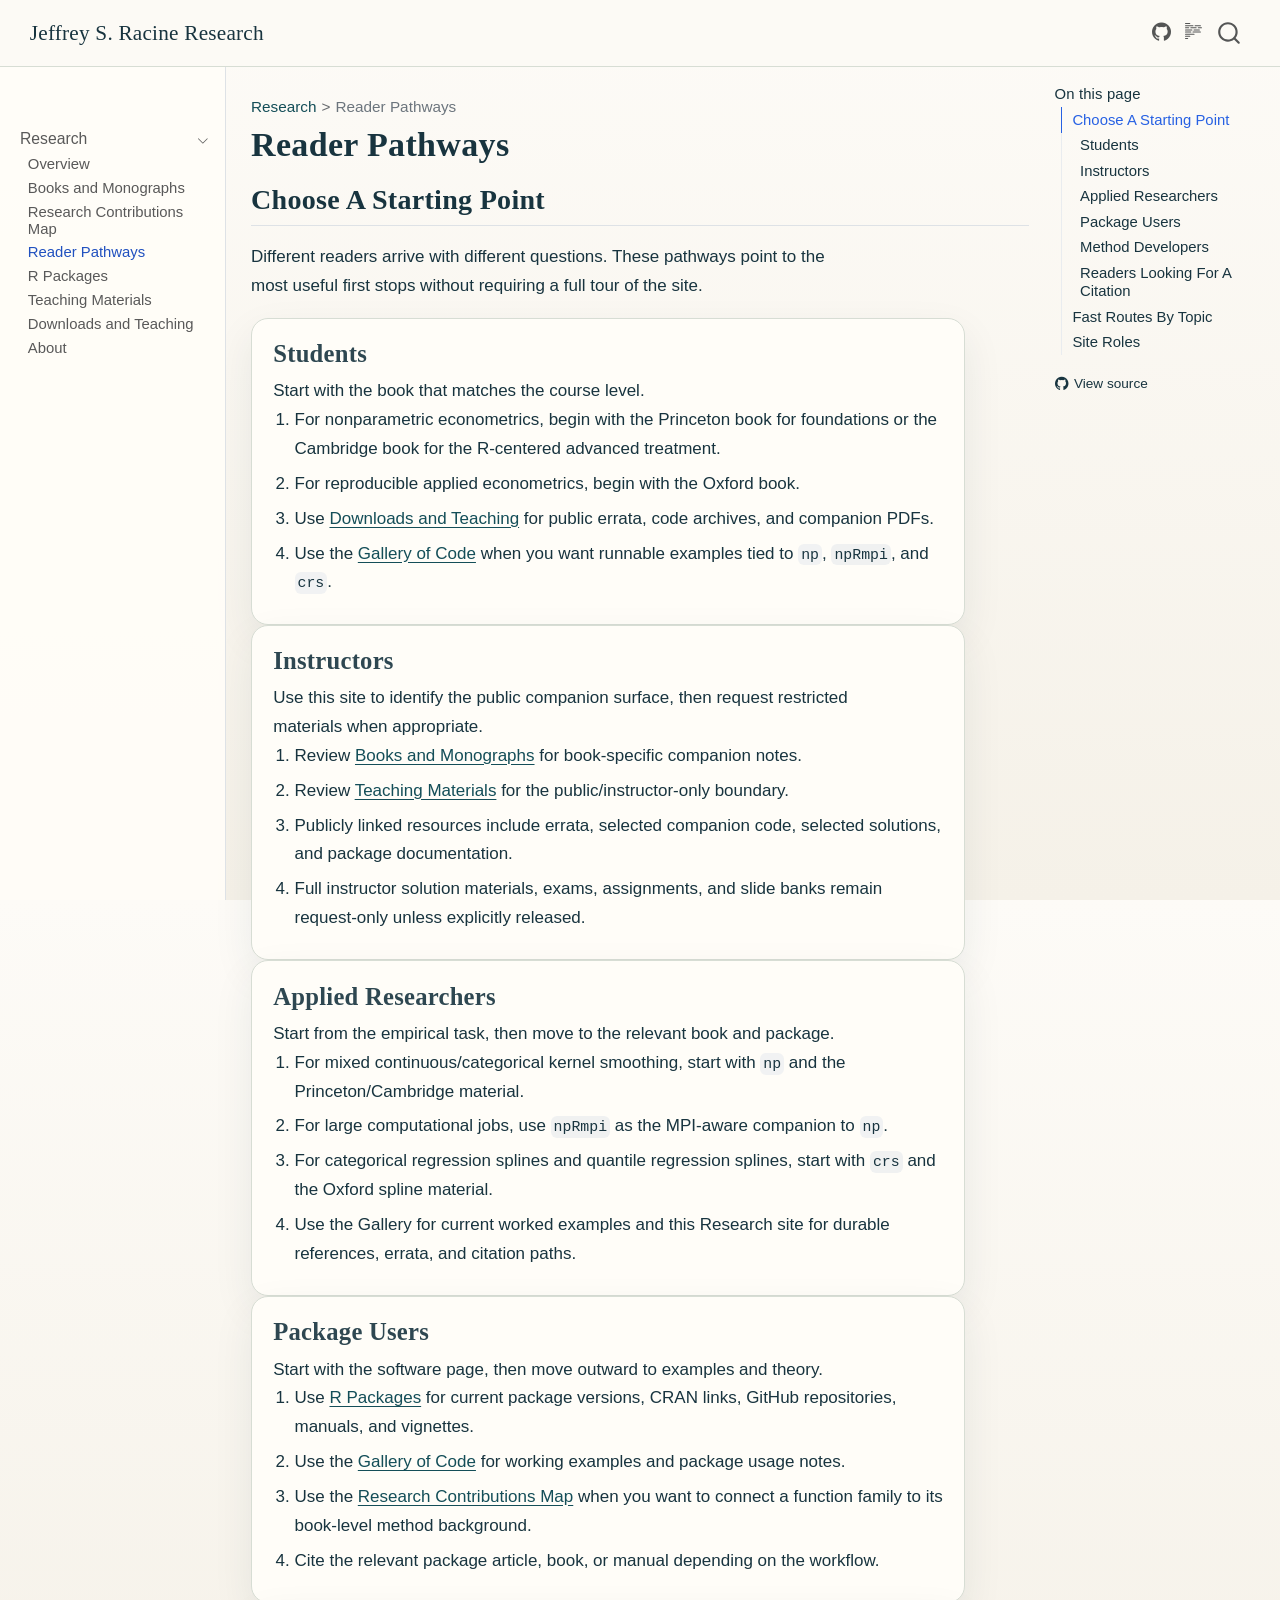
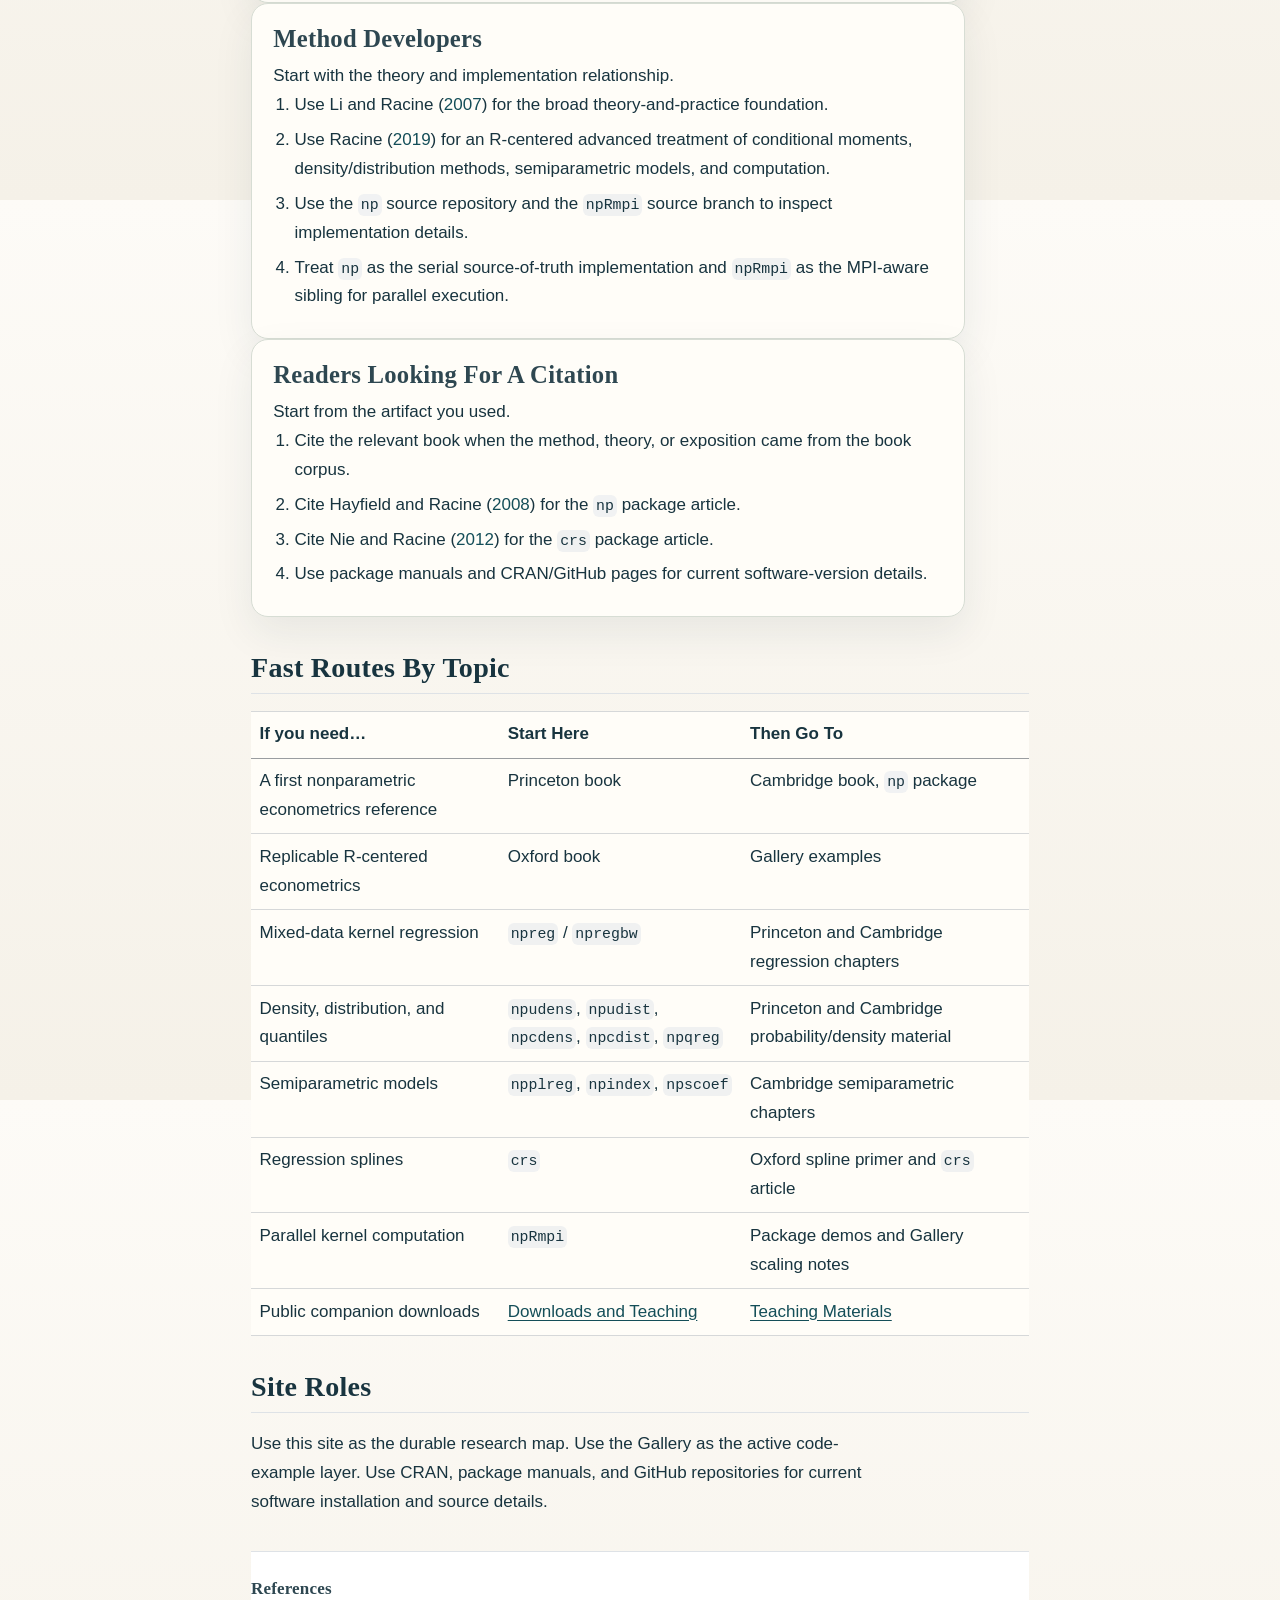
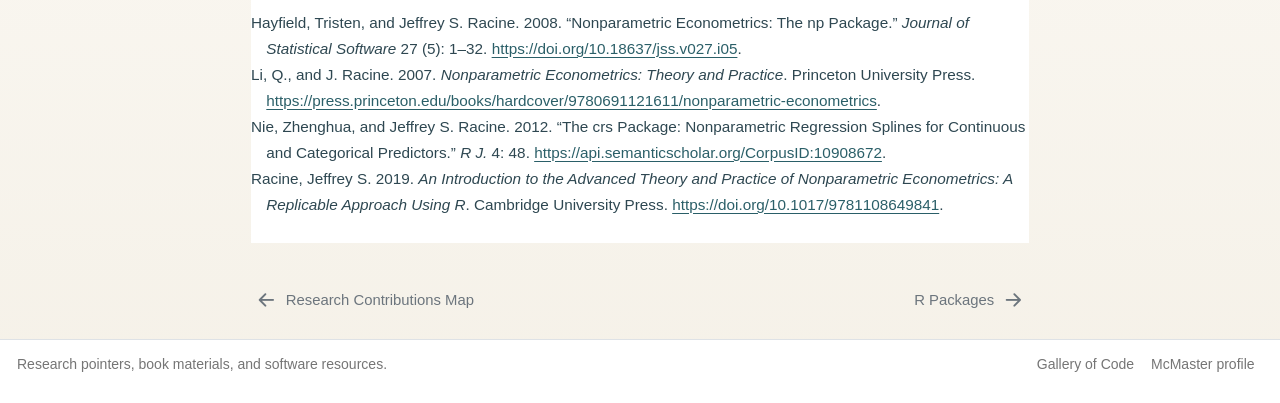
<file: docs/pathways.html>
<!DOCTYPE html>
<html xmlns="http://www.w3.org/1999/xhtml" lang="en" xml:lang="en"><head>

<meta charset="utf-8">
<meta name="generator" content="quarto-1.9.36">

<meta name="viewport" content="width=device-width, initial-scale=1.0, user-scalable=yes">


<title>Reader Pathways – Jeffrey S. Racine Research</title>
<style>
/* Default styles provided by pandoc.
** See https://pandoc.org/MANUAL.html#variables-for-html for config info.
*/
code{white-space: pre-wrap;}
span.smallcaps{font-variant: small-caps;}
div.columns{display: flex; gap: min(4vw, 1.5em);}
div.column{flex: auto; overflow-x: auto;}
div.hanging-indent{margin-left: 1.5em; text-indent: -1.5em;}
ul.task-list{list-style: none;}
ul.task-list li input[type="checkbox"] {
  width: 0.8em;
  margin: 0 0.8em 0.2em -1em; /* quarto-specific, see https://github.com/quarto-dev/quarto-cli/issues/4556 */ 
  vertical-align: middle;
}
/* CSS for citations */
div.csl-bib-body { }
div.csl-entry {
  clear: both;
}
.hanging-indent div.csl-entry {
  margin-left:2em;
  text-indent:-2em;
}
div.csl-left-margin {
  min-width:2em;
  float:left;
}
div.csl-right-inline {
  margin-left:2em;
  padding-left:1em;
}
div.csl-indent {
  margin-left: 2em;
}</style>


<script src="site_libs/quarto-nav/quarto-nav.js"></script>
<script src="site_libs/clipboard/clipboard.min.js"></script>
<script src="site_libs/quarto-search/autocomplete.umd.js"></script>
<script src="site_libs/quarto-search/fuse.min.js"></script>
<script src="site_libs/quarto-search/quarto-search.js"></script>
<meta name="quarto:offset" content="./">
<link href="./software.html" rel="next">
<link href="./corpus.html" rel="prev">
<script src="site_libs/quarto-html/quarto.js" type="module"></script>
<script src="site_libs/quarto-html/tabsets/tabsets.js" type="module"></script>
<script src="site_libs/quarto-html/popper.min.js"></script>
<script src="site_libs/quarto-html/tippy.umd.min.js"></script>
<script src="site_libs/quarto-html/anchor.min.js"></script>
<link href="site_libs/quarto-html/tippy.css" rel="stylesheet">
<link href="site_libs/quarto-html/quarto-syntax-highlighting-845c23b38eaddc0f92fda52bfe77a8c8.css" rel="stylesheet" id="quarto-text-highlighting-styles">
<script src="site_libs/bootstrap/bootstrap.min.js"></script>
<link href="site_libs/bootstrap/bootstrap-icons.css" rel="stylesheet">
<link href="site_libs/bootstrap/bootstrap-6359ece5ccc7868d972a7c02362e1435.min.css" rel="stylesheet" append-hash="true" id="quarto-bootstrap" data-mode="light">
<script id="quarto-search-options" type="application/json">{
  "location": "navbar",
  "copy-button": false,
  "collapse-after": 3,
  "panel-placement": "end",
  "type": "overlay",
  "limit": 50,
  "keyboard-shortcut": [
    "f",
    "/",
    "s"
  ],
  "show-item-context": false,
  "language": {
    "search-no-results-text": "No results",
    "search-matching-documents-text": "matching documents",
    "search-copy-link-title": "Copy link to search",
    "search-hide-matches-text": "Hide additional matches",
    "search-more-match-text": "more match in this document",
    "search-more-matches-text": "more matches in this document",
    "search-clear-button-title": "Clear",
    "search-text-placeholder": "",
    "search-detached-cancel-button-title": "Cancel",
    "search-submit-button-title": "Submit",
    "search-label": "Search"
  }
}</script>
<style>html{ scroll-behavior: smooth; }</style>


<link rel="stylesheet" href="styles.css">
</head>

<body class="nav-sidebar docked nav-fixed quarto-light">

<div id="quarto-search-results"></div>
  <header id="quarto-header" class="headroom fixed-top">
    <nav class="navbar navbar-expand-lg " data-bs-theme="dark">
      <div class="navbar-container container-fluid">
      <div class="navbar-brand-container mx-auto">
    <a class="navbar-brand" href="./index.html">
    <span class="navbar-title">Jeffrey S. Racine Research</span>
    </a>
  </div>
            <div id="quarto-search" class="" title="Search"></div>
          <button class="navbar-toggler" type="button" data-bs-toggle="collapse" data-bs-target="#navbarCollapse" aria-controls="navbarCollapse" role="menu" aria-expanded="false" aria-label="Toggle navigation" onclick="if (window.quartoToggleHeadroom) { window.quartoToggleHeadroom(); }">
  <span class="navbar-toggler-icon"></span>
</button>
          <div class="collapse navbar-collapse" id="navbarCollapse">
            <ul class="navbar-nav navbar-nav-scroll ms-auto">
  <li class="nav-item compact">
    <a class="nav-link" href="https://github.com/JeffreyRacine/research"> <i class="bi bi-github" role="img" aria-label="Research site source on GitHub">
</i> 
<span class="menu-text"></span></a>
  </li>  
</ul>
          </div> <!-- /navcollapse -->
            <div class="quarto-navbar-tools">
  <a href="" class="quarto-reader-toggle quarto-navigation-tool px-1" onclick="window.quartoToggleReader(); return false;" title="Toggle reader mode">
  <div class="quarto-reader-toggle-btn">
  <i class="bi"></i>
  </div>
</a>
</div>
      </div> <!-- /container-fluid -->
    </nav>
  <nav class="quarto-secondary-nav">
    <div class="container-fluid d-flex">
      <button type="button" class="quarto-btn-toggle btn" data-bs-toggle="collapse" role="button" data-bs-target=".quarto-sidebar-collapse-item" aria-controls="quarto-sidebar" aria-expanded="false" aria-label="Toggle sidebar navigation" onclick="if (window.quartoToggleHeadroom) { window.quartoToggleHeadroom(); }">
        <i class="bi bi-layout-text-sidebar-reverse"></i>
      </button>
        <nav class="quarto-page-breadcrumbs" aria-label="breadcrumb"><ol class="breadcrumb"><li class="breadcrumb-item"><a href="./index.html">Research</a></li><li class="breadcrumb-item"><a href="./pathways.html">Reader Pathways</a></li></ol></nav>
        <a class="flex-grow-1" role="navigation" data-bs-toggle="collapse" data-bs-target=".quarto-sidebar-collapse-item" aria-controls="quarto-sidebar" aria-expanded="false" aria-label="Toggle sidebar navigation" onclick="if (window.quartoToggleHeadroom) { window.quartoToggleHeadroom(); }">      
        </a>
      <button type="button" class="btn quarto-search-button" aria-label="Search" onclick="window.quartoOpenSearch();">
        <i class="bi bi-search"></i>
      </button>
    </div>
  </nav>
</header>
<!-- content -->
<div id="quarto-content" class="quarto-container page-columns page-rows-contents page-layout-article page-navbar">
<!-- sidebar -->
  <nav id="quarto-sidebar" class="sidebar collapse collapse-horizontal quarto-sidebar-collapse-item sidebar-navigation docked overflow-auto">
        <div class="mt-2 flex-shrink-0 align-items-center">
        <div class="sidebar-search">
        <div id="quarto-search" class="" title="Search"></div>
        </div>
        </div>
    <div class="sidebar-menu-container"> 
    <ul class="list-unstyled mt-1">
        <li class="sidebar-item sidebar-item-section">
      <div class="sidebar-item-container"> 
            <a class="sidebar-item-text sidebar-link text-start" data-bs-toggle="collapse" data-bs-target="#quarto-sidebar-section-1" role="navigation" aria-expanded="true">
 <span class="menu-text">Research</span></a>
          <a class="sidebar-item-toggle text-start" data-bs-toggle="collapse" data-bs-target="#quarto-sidebar-section-1" role="navigation" aria-expanded="true" aria-label="Toggle section">
            <i class="bi bi-chevron-right ms-2"></i>
          </a> 
      </div>
      <ul id="quarto-sidebar-section-1" class="collapse list-unstyled sidebar-section depth1 show">  
          <li class="sidebar-item">
  <div class="sidebar-item-container"> 
  <a href="./index.html" class="sidebar-item-text sidebar-link">
 <span class="menu-text">Overview</span></a>
  </div>
</li>
          <li class="sidebar-item">
  <div class="sidebar-item-container"> 
  <a href="./books.html" class="sidebar-item-text sidebar-link">
 <span class="menu-text">Books and Monographs</span></a>
  </div>
</li>
          <li class="sidebar-item">
  <div class="sidebar-item-container"> 
  <a href="./corpus.html" class="sidebar-item-text sidebar-link">
 <span class="menu-text">Research Contributions Map</span></a>
  </div>
</li>
          <li class="sidebar-item">
  <div class="sidebar-item-container"> 
  <a href="./pathways.html" class="sidebar-item-text sidebar-link active">
 <span class="menu-text">Reader Pathways</span></a>
  </div>
</li>
          <li class="sidebar-item">
  <div class="sidebar-item-container"> 
  <a href="./software.html" class="sidebar-item-text sidebar-link">
 <span class="menu-text">R Packages</span></a>
  </div>
</li>
          <li class="sidebar-item">
  <div class="sidebar-item-container"> 
  <a href="./teaching.html" class="sidebar-item-text sidebar-link">
 <span class="menu-text">Teaching Materials</span></a>
  </div>
</li>
          <li class="sidebar-item">
  <div class="sidebar-item-container"> 
  <a href="./resources.html" class="sidebar-item-text sidebar-link">
 <span class="menu-text">Downloads and Teaching</span></a>
  </div>
</li>
          <li class="sidebar-item">
  <div class="sidebar-item-container"> 
  <a href="./about.html" class="sidebar-item-text sidebar-link">
 <span class="menu-text">About</span></a>
  </div>
</li>
      </ul>
  </li>
    </ul>
    </div>
</nav>
<div id="quarto-sidebar-glass" class="quarto-sidebar-collapse-item" data-bs-toggle="collapse" data-bs-target=".quarto-sidebar-collapse-item"></div>
<!-- margin-sidebar -->
    <div id="quarto-margin-sidebar" class="sidebar margin-sidebar">
        <nav id="TOC" role="doc-toc" class="toc-active">
    <h2 id="toc-title">On this page</h2>
   
  <ul>
  <li><a href="#choose-a-starting-point" id="toc-choose-a-starting-point" class="nav-link active" data-scroll-target="#choose-a-starting-point">Choose A Starting Point</a>
  <ul class="collapse">
  <li><a href="#students" id="toc-students" class="nav-link" data-scroll-target="#students">Students</a></li>
  <li><a href="#instructors" id="toc-instructors" class="nav-link" data-scroll-target="#instructors">Instructors</a></li>
  <li><a href="#applied-researchers" id="toc-applied-researchers" class="nav-link" data-scroll-target="#applied-researchers">Applied Researchers</a></li>
  <li><a href="#package-users" id="toc-package-users" class="nav-link" data-scroll-target="#package-users">Package Users</a></li>
  <li><a href="#method-developers" id="toc-method-developers" class="nav-link" data-scroll-target="#method-developers">Method Developers</a></li>
  <li><a href="#readers-looking-for-a-citation" id="toc-readers-looking-for-a-citation" class="nav-link" data-scroll-target="#readers-looking-for-a-citation">Readers Looking For A Citation</a></li>
  </ul></li>
  <li><a href="#fast-routes-by-topic" id="toc-fast-routes-by-topic" class="nav-link" data-scroll-target="#fast-routes-by-topic">Fast Routes By Topic</a></li>
  <li><a href="#site-roles" id="toc-site-roles" class="nav-link" data-scroll-target="#site-roles">Site Roles</a></li>
  </ul>
<div class="toc-actions"><ul><li><a href="https://github.com/JeffreyRacine/research/blob/main/pathways.qmd" class="toc-action"><i class="bi bi-github"></i>View source</a></li></ul></div></nav>
    </div>
<!-- main -->
<main class="content" id="quarto-document-content">

<header id="title-block-header" class="quarto-title-block default"><nav class="quarto-page-breadcrumbs quarto-title-breadcrumbs d-none d-lg-block" aria-label="breadcrumb"><ol class="breadcrumb"><li class="breadcrumb-item"><a href="./index.html">Research</a></li><li class="breadcrumb-item"><a href="./pathways.html">Reader Pathways</a></li></ol></nav>
<div class="quarto-title">
<h1 class="title">Reader Pathways</h1>
</div>



<div class="quarto-title-meta">

    
  
    
  </div>
  


</header>


<section id="choose-a-starting-point" class="level2">
<h2 class="anchored" data-anchor-id="choose-a-starting-point">Choose A Starting Point</h2>
<p>Different readers arrive with different questions. These pathways point to the most useful first stops without requiring a full tour of the site.</p>
<section id="students" class="level3 resource-card">
<h3 class="anchored" data-anchor-id="students">Students</h3>
<p>Start with the book that matches the course level.</p>
<ol type="1">
<li>For nonparametric econometrics, begin with the Princeton book for foundations or the Cambridge book for the R-centered advanced treatment.</li>
<li>For reproducible applied econometrics, begin with the Oxford book.</li>
<li>Use <a href="./resources.html">Downloads and Teaching</a> for public errata, code archives, and companion PDFs.</li>
<li>Use the <a href="https://jeffreyracine.github.io/gallery/">Gallery of Code</a> when you want runnable examples tied to <code>np</code>, <code>npRmpi</code>, and <code>crs</code>.</li>
</ol>
</section>
<section id="instructors" class="level3 resource-card">
<h3 class="anchored" data-anchor-id="instructors">Instructors</h3>
<p>Use this site to identify the public companion surface, then request restricted materials when appropriate.</p>
<ol type="1">
<li>Review <a href="./books.html">Books and Monographs</a> for book-specific companion notes.</li>
<li>Review <a href="./teaching.html">Teaching Materials</a> for the public/instructor-only boundary.</li>
<li>Publicly linked resources include errata, selected companion code, selected solutions, and package documentation.</li>
<li>Full instructor solution materials, exams, assignments, and slide banks remain request-only unless explicitly released.</li>
</ol>
</section>
<section id="applied-researchers" class="level3 resource-card">
<h3 class="anchored" data-anchor-id="applied-researchers">Applied Researchers</h3>
<p>Start from the empirical task, then move to the relevant book and package.</p>
<ol type="1">
<li>For mixed continuous/categorical kernel smoothing, start with <code>np</code> and the Princeton/Cambridge material.</li>
<li>For large computational jobs, use <code>npRmpi</code> as the MPI-aware companion to <code>np</code>.</li>
<li>For categorical regression splines and quantile regression splines, start with <code>crs</code> and the Oxford spline material.</li>
<li>Use the Gallery for current worked examples and this Research site for durable references, errata, and citation paths.</li>
</ol>
</section>
<section id="package-users" class="level3 resource-card">
<h3 class="anchored" data-anchor-id="package-users">Package Users</h3>
<p>Start with the software page, then move outward to examples and theory.</p>
<ol type="1">
<li>Use <a href="./software.html">R Packages</a> for current package versions, CRAN links, GitHub repositories, manuals, and vignettes.</li>
<li>Use the <a href="https://jeffreyracine.github.io/gallery/">Gallery of Code</a> for working examples and package usage notes.</li>
<li>Use the <a href="./corpus.html">Research Contributions Map</a> when you want to connect a function family to its book-level method background.</li>
<li>Cite the relevant package article, book, or manual depending on the workflow.</li>
</ol>
</section>
<section id="method-developers" class="level3 resource-card">
<h3 class="anchored" data-anchor-id="method-developers">Method Developers</h3>
<p>Start with the theory and implementation relationship.</p>
<ol type="1">
<li>Use Li and Racine <span class="citation" data-cites="li_racine_2007">(<a href="#ref-li_racine_2007" role="doc-biblioref">2007</a>)</span> for the broad theory-and-practice foundation.</li>
<li>Use Racine <span class="citation" data-cites="racine_cambridge_2019">(<a href="#ref-racine_cambridge_2019" role="doc-biblioref">2019</a>)</span> for an R-centered advanced treatment of conditional moments, density/distribution methods, semiparametric models, and computation.</li>
<li>Use the <code>np</code> source repository and the <code>npRmpi</code> source branch to inspect implementation details.</li>
<li>Treat <code>np</code> as the serial source-of-truth implementation and <code>npRmpi</code> as the MPI-aware sibling for parallel execution.</li>
</ol>
</section>
<section id="readers-looking-for-a-citation" class="level3 resource-card">
<h3 class="anchored" data-anchor-id="readers-looking-for-a-citation">Readers Looking For A Citation</h3>
<p>Start from the artifact you used.</p>
<ol type="1">
<li>Cite the relevant book when the method, theory, or exposition came from the book corpus.</li>
<li>Cite Hayfield and Racine <span class="citation" data-cites="np">(<a href="#ref-np" role="doc-biblioref">2008</a>)</span> for the <code>np</code> package article.</li>
<li>Cite Nie and Racine <span class="citation" data-cites="Nie2012TheCP">(<a href="#ref-Nie2012TheCP" role="doc-biblioref">2012</a>)</span> for the <code>crs</code> package article.</li>
<li>Use package manuals and CRAN/GitHub pages for current software-version details.</li>
</ol>
</section>
</section>
<section id="fast-routes-by-topic" class="level2">
<h2 class="anchored" data-anchor-id="fast-routes-by-topic">Fast Routes By Topic</h2>
<table class="caption-top table">
<thead>
<tr class="header">
<th>If you need…</th>
<th>Start Here</th>
<th>Then Go To</th>
</tr>
</thead>
<tbody>
<tr class="odd">
<td>A first nonparametric econometrics reference</td>
<td>Princeton book</td>
<td>Cambridge book, <code>np</code> package</td>
</tr>
<tr class="even">
<td>Replicable R-centered econometrics</td>
<td>Oxford book</td>
<td>Gallery examples</td>
</tr>
<tr class="odd">
<td>Mixed-data kernel regression</td>
<td><code>npreg</code> / <code>npregbw</code></td>
<td>Princeton and Cambridge regression chapters</td>
</tr>
<tr class="even">
<td>Density, distribution, and quantiles</td>
<td><code>npudens</code>, <code>npudist</code>, <code>npcdens</code>, <code>npcdist</code>, <code>npqreg</code></td>
<td>Princeton and Cambridge probability/density material</td>
</tr>
<tr class="odd">
<td>Semiparametric models</td>
<td><code>npplreg</code>, <code>npindex</code>, <code>npscoef</code></td>
<td>Cambridge semiparametric chapters</td>
</tr>
<tr class="even">
<td>Regression splines</td>
<td><code>crs</code></td>
<td>Oxford spline primer and <code>crs</code> article</td>
</tr>
<tr class="odd">
<td>Parallel kernel computation</td>
<td><code>npRmpi</code></td>
<td>Package demos and Gallery scaling notes</td>
</tr>
<tr class="even">
<td>Public companion downloads</td>
<td><a href="./resources.html">Downloads and Teaching</a></td>
<td><a href="./teaching.html">Teaching Materials</a></td>
</tr>
</tbody>
</table>
</section>
<section id="site-roles" class="level2">
<h2 class="anchored" data-anchor-id="site-roles">Site Roles</h2>
<p>Use this site as the durable research map. Use the Gallery as the active code-example layer. Use CRAN, package manuals, and GitHub repositories for current software installation and source details.</p>



</section>

<a onclick="window.scrollTo(0, 0); return false;" role="button" id="quarto-back-to-top"><i class="bi bi-arrow-up"></i> Back to top</a><div id="quarto-appendix" class="default"><section class="quarto-appendix-contents" role="doc-bibliography" id="quarto-bibliography"><h2 class="anchored quarto-appendix-heading">References</h2><div id="refs" class="references csl-bib-body hanging-indent" role="list">
<div id="ref-np" class="csl-entry" role="listitem">
Hayfield, Tristen, and Jeffrey S. Racine. 2008. <span>“Nonparametric Econometrics: The <span class="nocase">np</span> Package.”</span> <em>Journal of Statistical Software</em> 27 (5): 1–32. <a href="https://doi.org/10.18637/jss.v027.i05">https://doi.org/10.18637/jss.v027.i05</a>.
</div>
<div id="ref-li_racine_2007" class="csl-entry" role="listitem">
Li, Q., and J. Racine. 2007. <em>Nonparametric Econometrics: Theory and Practice</em>. Princeton University Press. <a href="https://press.princeton.edu/books/hardcover/9780691121611/nonparametric-econometrics">https://press.princeton.edu/books/hardcover/9780691121611/nonparametric-econometrics</a>.
</div>
<div id="ref-Nie2012TheCP" class="csl-entry" role="listitem">
Nie, Zhenghua, and Jeffrey S. Racine. 2012. <span>“The <span class="nocase">crs</span> Package: Nonparametric Regression Splines for Continuous and Categorical Predictors.”</span> <em>R J.</em> 4: 48. <a href="https://api.semanticscholar.org/CorpusID:10908672">https://api.semanticscholar.org/CorpusID:10908672</a>.
</div>
<div id="ref-racine_cambridge_2019" class="csl-entry" role="listitem">
Racine, Jeffrey S. 2019. <em>An Introduction to the Advanced Theory and Practice of Nonparametric Econometrics: A Replicable Approach Using <span>R</span></em>. Cambridge University Press. <a href="https://doi.org/10.1017/9781108649841">https://doi.org/10.1017/9781108649841</a>.
</div>
</div></section></div></main> <!-- /main -->
<script id="quarto-html-after-body" type="application/javascript">
  window.document.addEventListener("DOMContentLoaded", function (event) {
    const icon = "";
    const anchorJS = new window.AnchorJS();
    anchorJS.options = {
      placement: 'right',
      icon: icon
    };
    anchorJS.add('.anchored');
    const isCodeAnnotation = (el) => {
      for (const clz of el.classList) {
        if (clz.startsWith('code-annotation-')) {                     
          return true;
        }
      }
      return false;
    }
    const onCopySuccess = function(e) {
      // button target
      const button = e.trigger;
      // don't keep focus
      button.blur();
      // flash "checked"
      button.classList.add('code-copy-button-checked');
      var currentTitle = button.getAttribute("title");
      button.setAttribute("title", "Copied!");
      let tooltip;
      if (window.bootstrap) {
        button.setAttribute("data-bs-toggle", "tooltip");
        button.setAttribute("data-bs-placement", "left");
        button.setAttribute("data-bs-title", "Copied!");
        tooltip = new bootstrap.Tooltip(button, 
          { trigger: "manual", 
            customClass: "code-copy-button-tooltip",
            offset: [0, -8]});
        tooltip.show();    
      }
      setTimeout(function() {
        if (tooltip) {
          tooltip.hide();
          button.removeAttribute("data-bs-title");
          button.removeAttribute("data-bs-toggle");
          button.removeAttribute("data-bs-placement");
        }
        button.setAttribute("title", currentTitle);
        button.classList.remove('code-copy-button-checked');
      }, 1000);
      // clear code selection
      e.clearSelection();
    }
    const getTextToCopy = function(trigger) {
      const outerScaffold = trigger.parentElement.cloneNode(true);
      const codeEl = outerScaffold.querySelector('code');
      for (const childEl of codeEl.children) {
        if (isCodeAnnotation(childEl)) {
          childEl.remove();
        }
      }
      return codeEl.innerText;
    }
    const clipboard = new window.ClipboardJS('.code-copy-button:not([data-in-quarto-modal])', {
      text: getTextToCopy
    });
    clipboard.on('success', onCopySuccess);
    if (window.document.getElementById('quarto-embedded-source-code-modal')) {
      const clipboardModal = new window.ClipboardJS('.code-copy-button[data-in-quarto-modal]', {
        text: getTextToCopy,
        container: window.document.getElementById('quarto-embedded-source-code-modal')
      });
      clipboardModal.on('success', onCopySuccess);
    }
      var localhostRegex = new RegExp(/^(?:http|https):\/\/localhost\:?[0-9]*\//);
      var mailtoRegex = new RegExp(/^mailto:/);
        var filterRegex = new RegExp("https:\/\/jeffreyracine\.github\.io\/research\/");
      var isInternal = (href) => {
          return filterRegex.test(href) || localhostRegex.test(href) || mailtoRegex.test(href);
      }
      // Inspect non-navigation links and adorn them if external
     var links = window.document.querySelectorAll('a[href]:not(.nav-link):not(.navbar-brand):not(.toc-action):not(.sidebar-link):not(.sidebar-item-toggle):not(.pagination-link):not(.no-external):not([aria-hidden]):not(.dropdown-item):not(.quarto-navigation-tool):not(.about-link)');
      for (var i=0; i<links.length; i++) {
        const link = links[i];
        if (!isInternal(link.href)) {
          // undo the damage that might have been done by quarto-nav.js in the case of
          // links that we want to consider external
          if (link.dataset.originalHref !== undefined) {
            link.href = link.dataset.originalHref;
          }
            // target, if specified
            link.setAttribute("target", "_blank");
            if (link.getAttribute("rel") === null) {
              link.setAttribute("rel", "noopener");
            }
        }
      }
    function tippyHover(el, contentFn, onTriggerFn, onUntriggerFn) {
      const config = {
        allowHTML: true,
        maxWidth: 500,
        delay: 100,
        arrow: false,
        appendTo: function(el) {
            return el.parentElement;
        },
        interactive: true,
        interactiveBorder: 10,
        theme: 'quarto',
        placement: 'bottom-start',
      };
      if (contentFn) {
        config.content = contentFn;
      }
      if (onTriggerFn) {
        config.onTrigger = onTriggerFn;
      }
      if (onUntriggerFn) {
        config.onUntrigger = onUntriggerFn;
      }
      window.tippy(el, config); 
    }
    const noterefs = window.document.querySelectorAll('a[role="doc-noteref"]');
    for (var i=0; i<noterefs.length; i++) {
      const ref = noterefs[i];
      tippyHover(ref, function() {
        // use id or data attribute instead here
        let href = ref.getAttribute('data-footnote-href') || ref.getAttribute('href');
        try { href = new URL(href).hash; } catch {}
        const id = href.replace(/^#\/?/, "");
        const note = window.document.getElementById(id);
        if (note) {
          return note.innerHTML;
        } else {
          return "";
        }
      });
    }
    const xrefs = window.document.querySelectorAll('a.quarto-xref');
    const processXRef = (id, note) => {
      // Strip column container classes
      const stripColumnClz = (el) => {
        el.classList.remove("page-full", "page-columns");
        if (el.children) {
          for (const child of el.children) {
            stripColumnClz(child);
          }
        }
      }
      stripColumnClz(note)
      if (id === null || id.startsWith('sec-')) {
        // Special case sections, only their first couple elements
        const container = document.createElement("div");
        if (note.children && note.children.length > 2) {
          container.appendChild(note.children[0].cloneNode(true));
          for (let i = 1; i < note.children.length; i++) {
            const child = note.children[i];
            if (child.tagName === "P" && child.innerText === "") {
              continue;
            } else {
              container.appendChild(child.cloneNode(true));
              break;
            }
          }
          if (window.Quarto?.typesetMath) {
            window.Quarto.typesetMath(container);
          }
          return container.innerHTML
        } else {
          if (window.Quarto?.typesetMath) {
            window.Quarto.typesetMath(note);
          }
          return note.innerHTML;
        }
      } else {
        // Remove any anchor links if they are present
        const anchorLink = note.querySelector('a.anchorjs-link');
        if (anchorLink) {
          anchorLink.remove();
        }
        if (window.Quarto?.typesetMath) {
          window.Quarto.typesetMath(note);
        }
        if (note.classList.contains("callout")) {
          return note.outerHTML;
        } else {
          return note.innerHTML;
        }
      }
    }
    for (var i=0; i<xrefs.length; i++) {
      const xref = xrefs[i];
      tippyHover(xref, undefined, function(instance) {
        instance.disable();
        let url = xref.getAttribute('href');
        let hash = undefined; 
        if (url.startsWith('#')) {
          hash = url;
        } else {
          try { hash = new URL(url).hash; } catch {}
        }
        if (hash) {
          const id = hash.replace(/^#\/?/, "");
          const note = window.document.getElementById(id);
          if (note !== null) {
            try {
              const html = processXRef(id, note.cloneNode(true));
              instance.setContent(html);
            } finally {
              instance.enable();
              instance.show();
            }
          } else {
            // See if we can fetch this
            fetch(url.split('#')[0])
            .then(res => res.text())
            .then(html => {
              const parser = new DOMParser();
              const htmlDoc = parser.parseFromString(html, "text/html");
              const note = htmlDoc.getElementById(id);
              if (note !== null) {
                const html = processXRef(id, note);
                instance.setContent(html);
              } 
            }).finally(() => {
              instance.enable();
              instance.show();
            });
          }
        } else {
          // See if we can fetch a full url (with no hash to target)
          // This is a special case and we should probably do some content thinning / targeting
          fetch(url)
          .then(res => res.text())
          .then(html => {
            const parser = new DOMParser();
            const htmlDoc = parser.parseFromString(html, "text/html");
            const note = htmlDoc.querySelector('main.content');
            if (note !== null) {
              // This should only happen for chapter cross references
              // (since there is no id in the URL)
              // remove the first header
              if (note.children.length > 0 && note.children[0].tagName === "HEADER") {
                note.children[0].remove();
              }
              const html = processXRef(null, note);
              instance.setContent(html);
            } 
          }).finally(() => {
            instance.enable();
            instance.show();
          });
        }
      }, function(instance) {
      });
    }
        let selectedAnnoteEl;
        const selectorForAnnotation = ( cell, annotation) => {
          let cellAttr = 'data-code-cell="' + cell + '"';
          let lineAttr = 'data-code-annotation="' +  annotation + '"';
          const selector = 'span[' + cellAttr + '][' + lineAttr + ']';
          return selector;
        }
        const selectCodeLines = (annoteEl) => {
          const doc = window.document;
          const targetCell = annoteEl.getAttribute("data-target-cell");
          const targetAnnotation = annoteEl.getAttribute("data-target-annotation");
          const annoteSpan = window.document.querySelector(selectorForAnnotation(targetCell, targetAnnotation));
          const lines = annoteSpan.getAttribute("data-code-lines").split(",");
          const lineIds = lines.map((line) => {
            return targetCell + "-" + line;
          })
          let top = null;
          let height = null;
          let parent = null;
          if (lineIds.length > 0) {
              //compute the position of the single el (top and bottom and make a div)
              const el = window.document.getElementById(lineIds[0]);
              top = el.offsetTop;
              height = el.offsetHeight;
              parent = el.parentElement.parentElement;
            if (lineIds.length > 1) {
              const lastEl = window.document.getElementById(lineIds[lineIds.length - 1]);
              const bottom = lastEl.offsetTop + lastEl.offsetHeight;
              height = bottom - top;
            }
            if (top !== null && height !== null && parent !== null) {
              // cook up a div (if necessary) and position it 
              let div = window.document.getElementById("code-annotation-line-highlight");
              if (div === null) {
                div = window.document.createElement("div");
                div.setAttribute("id", "code-annotation-line-highlight");
                div.style.position = 'absolute';
                parent.appendChild(div);
              }
              div.style.top = top - 2 + "px";
              div.style.height = height + 4 + "px";
              div.style.left = 0;
              let gutterDiv = window.document.getElementById("code-annotation-line-highlight-gutter");
              if (gutterDiv === null) {
                gutterDiv = window.document.createElement("div");
                gutterDiv.setAttribute("id", "code-annotation-line-highlight-gutter");
                gutterDiv.style.position = 'absolute';
                const codeCell = window.document.getElementById(targetCell);
                const gutter = codeCell.querySelector('.code-annotation-gutter');
                gutter.appendChild(gutterDiv);
              }
              gutterDiv.style.top = top - 2 + "px";
              gutterDiv.style.height = height + 4 + "px";
            }
            selectedAnnoteEl = annoteEl;
          }
        };
        const unselectCodeLines = () => {
          const elementsIds = ["code-annotation-line-highlight", "code-annotation-line-highlight-gutter"];
          elementsIds.forEach((elId) => {
            const div = window.document.getElementById(elId);
            if (div) {
              div.remove();
            }
          });
          selectedAnnoteEl = undefined;
        };
          // Handle positioning of the toggle
      window.addEventListener(
        "resize",
        throttle(() => {
          elRect = undefined;
          if (selectedAnnoteEl) {
            selectCodeLines(selectedAnnoteEl);
          }
        }, 10)
      );
      function throttle(fn, ms) {
      let throttle = false;
      let timer;
        return (...args) => {
          if(!throttle) { // first call gets through
              fn.apply(this, args);
              throttle = true;
          } else { // all the others get throttled
              if(timer) clearTimeout(timer); // cancel #2
              timer = setTimeout(() => {
                fn.apply(this, args);
                timer = throttle = false;
              }, ms);
          }
        };
      }
        // Attach click handler to the DT
        const annoteDls = window.document.querySelectorAll('dt[data-target-cell]');
        for (const annoteDlNode of annoteDls) {
          annoteDlNode.addEventListener('click', (event) => {
            const clickedEl = event.target;
            if (clickedEl !== selectedAnnoteEl) {
              unselectCodeLines();
              const activeEl = window.document.querySelector('dt[data-target-cell].code-annotation-active');
              if (activeEl) {
                activeEl.classList.remove('code-annotation-active');
              }
              selectCodeLines(clickedEl);
              clickedEl.classList.add('code-annotation-active');
            } else {
              // Unselect the line
              unselectCodeLines();
              clickedEl.classList.remove('code-annotation-active');
            }
          });
        }
    const findCites = (el) => {
      const parentEl = el.parentElement;
      if (parentEl) {
        const cites = parentEl.dataset.cites;
        if (cites) {
          return {
            el,
            cites: cites.split(' ')
          };
        } else {
          return findCites(el.parentElement)
        }
      } else {
        return undefined;
      }
    };
    var bibliorefs = window.document.querySelectorAll('a[role="doc-biblioref"]');
    for (var i=0; i<bibliorefs.length; i++) {
      const ref = bibliorefs[i];
      const citeInfo = findCites(ref);
      if (citeInfo) {
        tippyHover(citeInfo.el, function() {
          var popup = window.document.createElement('div');
          citeInfo.cites.forEach(function(cite) {
            var citeDiv = window.document.createElement('div');
            citeDiv.classList.add('hanging-indent');
            citeDiv.classList.add('csl-entry');
            var biblioDiv = window.document.getElementById('ref-' + cite);
            if (biblioDiv) {
              citeDiv.innerHTML = biblioDiv.innerHTML;
            }
            popup.appendChild(citeDiv);
          });
          return popup.innerHTML;
        });
      }
    }
  });
  </script>
<nav class="page-navigation">
  <div class="nav-page nav-page-previous">
      <a href="./corpus.html" class="pagination-link" aria-label="Research Contributions Map">
        <i class="bi bi-arrow-left-short"></i> <span class="nav-page-text">Research Contributions Map</span>
      </a>          
  </div>
  <div class="nav-page nav-page-next">
      <a href="./software.html" class="pagination-link" aria-label="R Packages">
        <span class="nav-page-text">R Packages</span> <i class="bi bi-arrow-right-short"></i>
      </a>
  </div>
</nav>
</div> <!-- /content -->
<footer class="footer">
  <div class="nav-footer">
    <div class="nav-footer-left">
<p>Research pointers, book materials, and software resources.</p>
</div>   
    <div class="nav-footer-center">
      &nbsp;
    <div class="toc-actions d-sm-block d-md-none"><ul><li><a href="https://github.com/JeffreyRacine/research/blob/main/pathways.qmd" class="toc-action"><i class="bi bi-github"></i>View source</a></li></ul></div></div>
    <div class="nav-footer-right">
      <ul class="footer-items list-unstyled">
    <li class="nav-item">
    <a class="nav-link" href="https://jeffreyracine.github.io/gallery/">
<p>Gallery of Code</p>
</a>
  </li>  
    <li class="nav-item">
    <a class="nav-link" href="https://experts.mcmaster.ca/display/racinej">
<p>McMaster profile</p>
</a>
  </li>  
</ul>
    </div>
  </div>
</footer>




<script src="site_libs/quarto-html/zenscroll-min.js"></script>
</body></html>
</file>
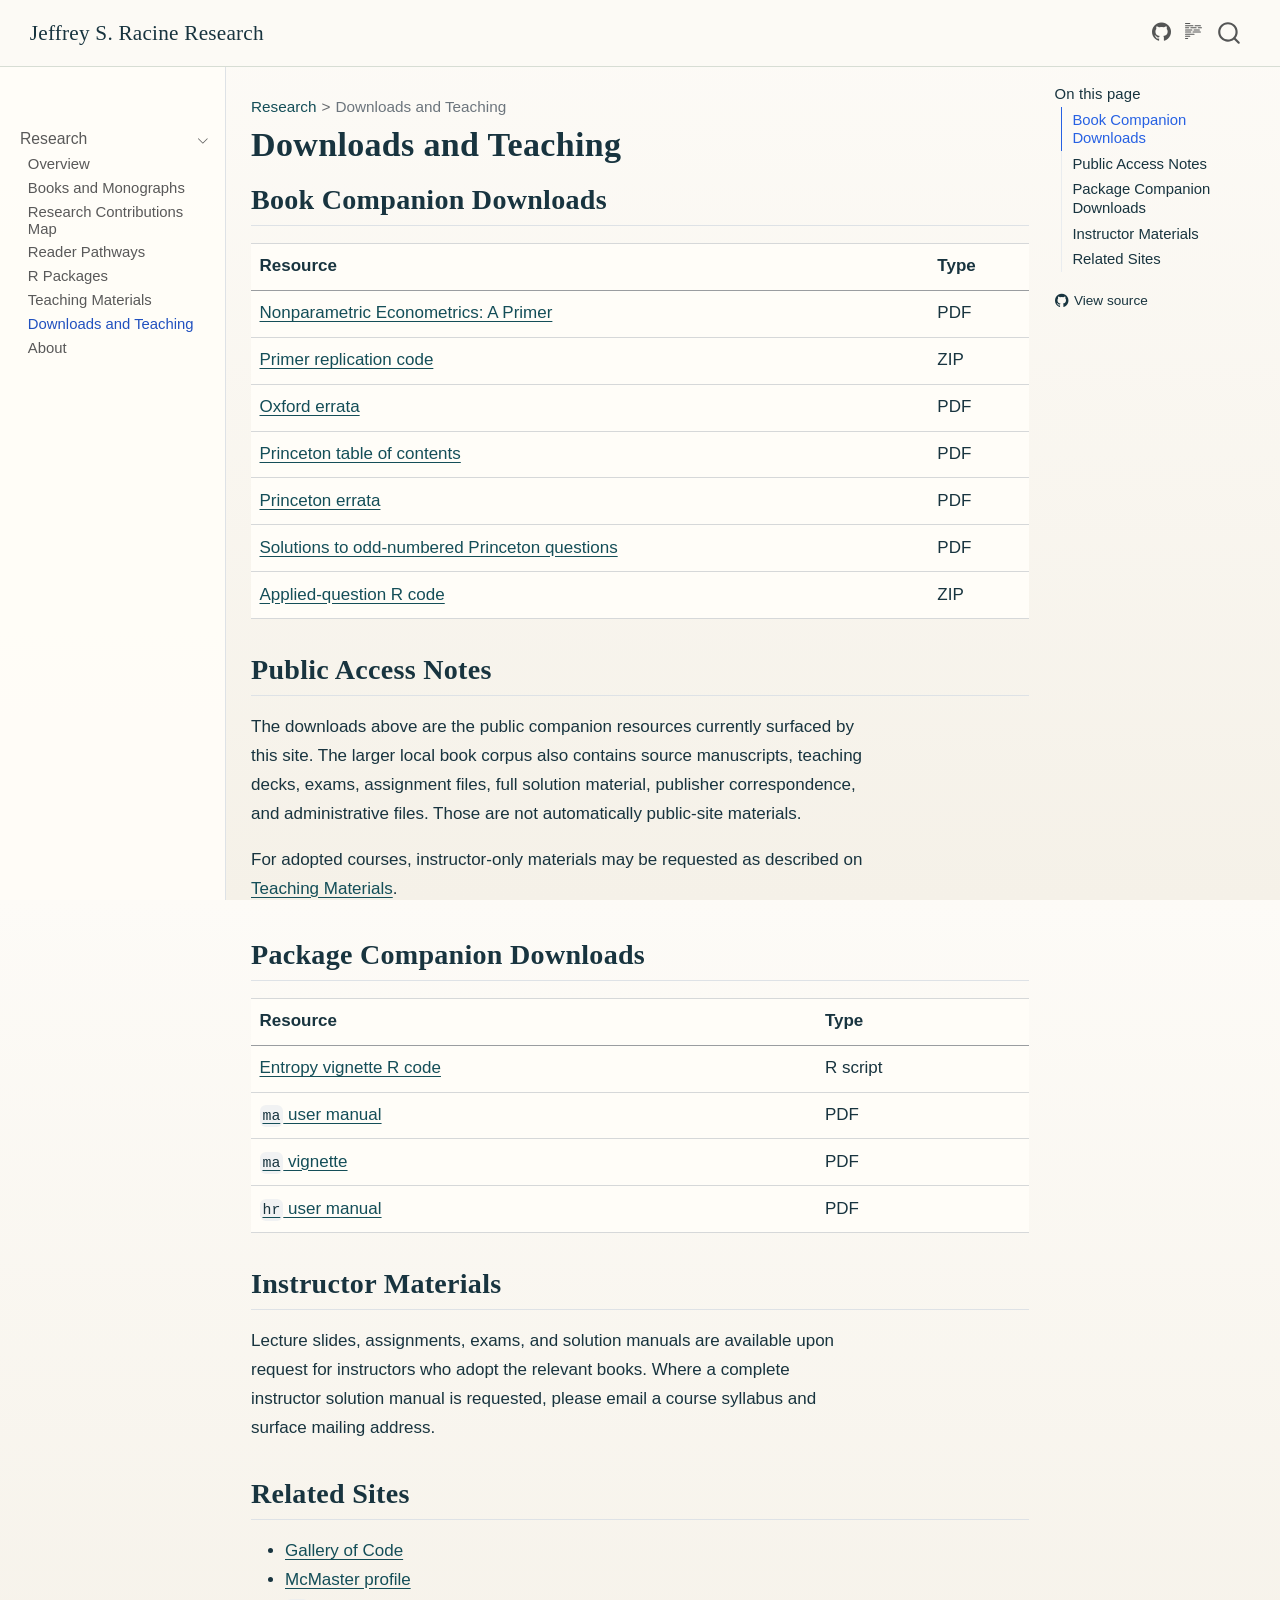
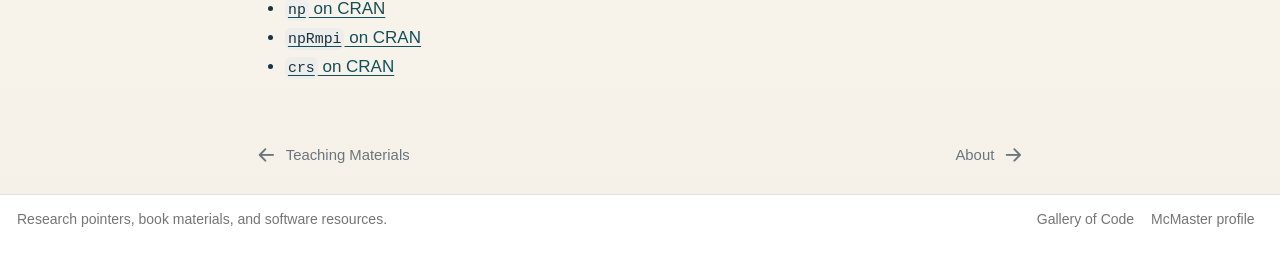
<file: docs/resources.html>
<!DOCTYPE html>
<html xmlns="http://www.w3.org/1999/xhtml" lang="en" xml:lang="en"><head>

<meta charset="utf-8">
<meta name="generator" content="quarto-1.9.36">

<meta name="viewport" content="width=device-width, initial-scale=1.0, user-scalable=yes">


<title>Downloads and Teaching – Jeffrey S. Racine Research</title>
<style>
/* Default styles provided by pandoc.
** See https://pandoc.org/MANUAL.html#variables-for-html for config info.
*/
code{white-space: pre-wrap;}
span.smallcaps{font-variant: small-caps;}
div.columns{display: flex; gap: min(4vw, 1.5em);}
div.column{flex: auto; overflow-x: auto;}
div.hanging-indent{margin-left: 1.5em; text-indent: -1.5em;}
ul.task-list{list-style: none;}
ul.task-list li input[type="checkbox"] {
  width: 0.8em;
  margin: 0 0.8em 0.2em -1em; /* quarto-specific, see https://github.com/quarto-dev/quarto-cli/issues/4556 */ 
  vertical-align: middle;
}
</style>


<script src="site_libs/quarto-nav/quarto-nav.js"></script>
<script src="site_libs/clipboard/clipboard.min.js"></script>
<script src="site_libs/quarto-search/autocomplete.umd.js"></script>
<script src="site_libs/quarto-search/fuse.min.js"></script>
<script src="site_libs/quarto-search/quarto-search.js"></script>
<meta name="quarto:offset" content="./">
<link href="./about.html" rel="next">
<link href="./teaching.html" rel="prev">
<script src="site_libs/quarto-html/quarto.js" type="module"></script>
<script src="site_libs/quarto-html/tabsets/tabsets.js" type="module"></script>
<script src="site_libs/quarto-html/popper.min.js"></script>
<script src="site_libs/quarto-html/tippy.umd.min.js"></script>
<script src="site_libs/quarto-html/anchor.min.js"></script>
<link href="site_libs/quarto-html/tippy.css" rel="stylesheet">
<link href="site_libs/quarto-html/quarto-syntax-highlighting-845c23b38eaddc0f92fda52bfe77a8c8.css" rel="stylesheet" id="quarto-text-highlighting-styles">
<script src="site_libs/bootstrap/bootstrap.min.js"></script>
<link href="site_libs/bootstrap/bootstrap-icons.css" rel="stylesheet">
<link href="site_libs/bootstrap/bootstrap-6359ece5ccc7868d972a7c02362e1435.min.css" rel="stylesheet" append-hash="true" id="quarto-bootstrap" data-mode="light">
<script id="quarto-search-options" type="application/json">{
  "location": "navbar",
  "copy-button": false,
  "collapse-after": 3,
  "panel-placement": "end",
  "type": "overlay",
  "limit": 50,
  "keyboard-shortcut": [
    "f",
    "/",
    "s"
  ],
  "show-item-context": false,
  "language": {
    "search-no-results-text": "No results",
    "search-matching-documents-text": "matching documents",
    "search-copy-link-title": "Copy link to search",
    "search-hide-matches-text": "Hide additional matches",
    "search-more-match-text": "more match in this document",
    "search-more-matches-text": "more matches in this document",
    "search-clear-button-title": "Clear",
    "search-text-placeholder": "",
    "search-detached-cancel-button-title": "Cancel",
    "search-submit-button-title": "Submit",
    "search-label": "Search"
  }
}</script>
<style>html{ scroll-behavior: smooth; }</style>


<link rel="stylesheet" href="styles.css">
</head>

<body class="nav-sidebar docked nav-fixed quarto-light">

<div id="quarto-search-results"></div>
  <header id="quarto-header" class="headroom fixed-top">
    <nav class="navbar navbar-expand-lg " data-bs-theme="dark">
      <div class="navbar-container container-fluid">
      <div class="navbar-brand-container mx-auto">
    <a class="navbar-brand" href="./index.html">
    <span class="navbar-title">Jeffrey S. Racine Research</span>
    </a>
  </div>
            <div id="quarto-search" class="" title="Search"></div>
          <button class="navbar-toggler" type="button" data-bs-toggle="collapse" data-bs-target="#navbarCollapse" aria-controls="navbarCollapse" role="menu" aria-expanded="false" aria-label="Toggle navigation" onclick="if (window.quartoToggleHeadroom) { window.quartoToggleHeadroom(); }">
  <span class="navbar-toggler-icon"></span>
</button>
          <div class="collapse navbar-collapse" id="navbarCollapse">
            <ul class="navbar-nav navbar-nav-scroll ms-auto">
  <li class="nav-item compact">
    <a class="nav-link" href="https://github.com/JeffreyRacine/research"> <i class="bi bi-github" role="img" aria-label="Research site source on GitHub">
</i> 
<span class="menu-text"></span></a>
  </li>  
</ul>
          </div> <!-- /navcollapse -->
            <div class="quarto-navbar-tools">
  <a href="" class="quarto-reader-toggle quarto-navigation-tool px-1" onclick="window.quartoToggleReader(); return false;" title="Toggle reader mode">
  <div class="quarto-reader-toggle-btn">
  <i class="bi"></i>
  </div>
</a>
</div>
      </div> <!-- /container-fluid -->
    </nav>
  <nav class="quarto-secondary-nav">
    <div class="container-fluid d-flex">
      <button type="button" class="quarto-btn-toggle btn" data-bs-toggle="collapse" role="button" data-bs-target=".quarto-sidebar-collapse-item" aria-controls="quarto-sidebar" aria-expanded="false" aria-label="Toggle sidebar navigation" onclick="if (window.quartoToggleHeadroom) { window.quartoToggleHeadroom(); }">
        <i class="bi bi-layout-text-sidebar-reverse"></i>
      </button>
        <nav class="quarto-page-breadcrumbs" aria-label="breadcrumb"><ol class="breadcrumb"><li class="breadcrumb-item"><a href="./index.html">Research</a></li><li class="breadcrumb-item"><a href="./resources.html">Downloads and Teaching</a></li></ol></nav>
        <a class="flex-grow-1" role="navigation" data-bs-toggle="collapse" data-bs-target=".quarto-sidebar-collapse-item" aria-controls="quarto-sidebar" aria-expanded="false" aria-label="Toggle sidebar navigation" onclick="if (window.quartoToggleHeadroom) { window.quartoToggleHeadroom(); }">      
        </a>
      <button type="button" class="btn quarto-search-button" aria-label="Search" onclick="window.quartoOpenSearch();">
        <i class="bi bi-search"></i>
      </button>
    </div>
  </nav>
</header>
<!-- content -->
<div id="quarto-content" class="quarto-container page-columns page-rows-contents page-layout-article page-navbar">
<!-- sidebar -->
  <nav id="quarto-sidebar" class="sidebar collapse collapse-horizontal quarto-sidebar-collapse-item sidebar-navigation docked overflow-auto">
        <div class="mt-2 flex-shrink-0 align-items-center">
        <div class="sidebar-search">
        <div id="quarto-search" class="" title="Search"></div>
        </div>
        </div>
    <div class="sidebar-menu-container"> 
    <ul class="list-unstyled mt-1">
        <li class="sidebar-item sidebar-item-section">
      <div class="sidebar-item-container"> 
            <a class="sidebar-item-text sidebar-link text-start" data-bs-toggle="collapse" data-bs-target="#quarto-sidebar-section-1" role="navigation" aria-expanded="true">
 <span class="menu-text">Research</span></a>
          <a class="sidebar-item-toggle text-start" data-bs-toggle="collapse" data-bs-target="#quarto-sidebar-section-1" role="navigation" aria-expanded="true" aria-label="Toggle section">
            <i class="bi bi-chevron-right ms-2"></i>
          </a> 
      </div>
      <ul id="quarto-sidebar-section-1" class="collapse list-unstyled sidebar-section depth1 show">  
          <li class="sidebar-item">
  <div class="sidebar-item-container"> 
  <a href="./index.html" class="sidebar-item-text sidebar-link">
 <span class="menu-text">Overview</span></a>
  </div>
</li>
          <li class="sidebar-item">
  <div class="sidebar-item-container"> 
  <a href="./books.html" class="sidebar-item-text sidebar-link">
 <span class="menu-text">Books and Monographs</span></a>
  </div>
</li>
          <li class="sidebar-item">
  <div class="sidebar-item-container"> 
  <a href="./corpus.html" class="sidebar-item-text sidebar-link">
 <span class="menu-text">Research Contributions Map</span></a>
  </div>
</li>
          <li class="sidebar-item">
  <div class="sidebar-item-container"> 
  <a href="./pathways.html" class="sidebar-item-text sidebar-link">
 <span class="menu-text">Reader Pathways</span></a>
  </div>
</li>
          <li class="sidebar-item">
  <div class="sidebar-item-container"> 
  <a href="./software.html" class="sidebar-item-text sidebar-link">
 <span class="menu-text">R Packages</span></a>
  </div>
</li>
          <li class="sidebar-item">
  <div class="sidebar-item-container"> 
  <a href="./teaching.html" class="sidebar-item-text sidebar-link">
 <span class="menu-text">Teaching Materials</span></a>
  </div>
</li>
          <li class="sidebar-item">
  <div class="sidebar-item-container"> 
  <a href="./resources.html" class="sidebar-item-text sidebar-link active">
 <span class="menu-text">Downloads and Teaching</span></a>
  </div>
</li>
          <li class="sidebar-item">
  <div class="sidebar-item-container"> 
  <a href="./about.html" class="sidebar-item-text sidebar-link">
 <span class="menu-text">About</span></a>
  </div>
</li>
      </ul>
  </li>
    </ul>
    </div>
</nav>
<div id="quarto-sidebar-glass" class="quarto-sidebar-collapse-item" data-bs-toggle="collapse" data-bs-target=".quarto-sidebar-collapse-item"></div>
<!-- margin-sidebar -->
    <div id="quarto-margin-sidebar" class="sidebar margin-sidebar">
        <nav id="TOC" role="doc-toc" class="toc-active">
    <h2 id="toc-title">On this page</h2>
   
  <ul>
  <li><a href="#book-companion-downloads" id="toc-book-companion-downloads" class="nav-link active" data-scroll-target="#book-companion-downloads">Book Companion Downloads</a></li>
  <li><a href="#public-access-notes" id="toc-public-access-notes" class="nav-link" data-scroll-target="#public-access-notes">Public Access Notes</a></li>
  <li><a href="#package-companion-downloads" id="toc-package-companion-downloads" class="nav-link" data-scroll-target="#package-companion-downloads">Package Companion Downloads</a></li>
  <li><a href="#instructor-materials" id="toc-instructor-materials" class="nav-link" data-scroll-target="#instructor-materials">Instructor Materials</a></li>
  <li><a href="#related-sites" id="toc-related-sites" class="nav-link" data-scroll-target="#related-sites">Related Sites</a></li>
  </ul>
<div class="toc-actions"><ul><li><a href="https://github.com/JeffreyRacine/research/blob/main/resources.qmd" class="toc-action"><i class="bi bi-github"></i>View source</a></li></ul></div></nav>
    </div>
<!-- main -->
<main class="content" id="quarto-document-content">

<header id="title-block-header" class="quarto-title-block default"><nav class="quarto-page-breadcrumbs quarto-title-breadcrumbs d-none d-lg-block" aria-label="breadcrumb"><ol class="breadcrumb"><li class="breadcrumb-item"><a href="./index.html">Research</a></li><li class="breadcrumb-item"><a href="./resources.html">Downloads and Teaching</a></li></ol></nav>
<div class="quarto-title">
<h1 class="title">Downloads and Teaching</h1>
</div>



<div class="quarto-title-meta">

    
  
    
  </div>
  


</header>


<section id="book-companion-downloads" class="level2">
<h2 class="anchored" data-anchor-id="book-companion-downloads">Book Companion Downloads</h2>
<table class="caption-top table">
<thead>
<tr class="header">
<th>Resource</th>
<th>Type</th>
</tr>
</thead>
<tbody>
<tr class="odd">
<td><a href="www/ECO0301.pdf">Nonparametric Econometrics: A Primer</a></td>
<td>PDF</td>
</tr>
<tr class="even">
<td><a href="www/primer_code.zip">Primer replication code</a></td>
<td>ZIP</td>
</tr>
<tr class="odd">
<td><a href="www/errata_Oxford.pdf">Oxford errata</a></td>
<td>PDF</td>
</tr>
<tr class="even">
<td><a href="www/pup_toc.pdf">Princeton table of contents</a></td>
<td>PDF</td>
</tr>
<tr class="odd">
<td><a href="www/pup_errata.pdf">Princeton errata</a></td>
<td>PDF</td>
</tr>
<tr class="even">
<td><a href="www/Solutions_Odd.pdf">Solutions to odd-numbered Princeton questions</a></td>
<td>PDF</td>
</tr>
<tr class="odd">
<td><a href="www/Solutions_code.zip">Applied-question R code</a></td>
<td>ZIP</td>
</tr>
</tbody>
</table>
</section>
<section id="public-access-notes" class="level2">
<h2 class="anchored" data-anchor-id="public-access-notes">Public Access Notes</h2>
<p>The downloads above are the public companion resources currently surfaced by this site. The larger local book corpus also contains source manuscripts, teaching decks, exams, assignment files, full solution material, publisher correspondence, and administrative files. Those are not automatically public-site materials.</p>
<p>For adopted courses, instructor-only materials may be requested as described on <a href="./teaching.html">Teaching Materials</a>.</p>
</section>
<section id="package-companion-downloads" class="level2">
<h2 class="anchored" data-anchor-id="package-companion-downloads">Package Companion Downloads</h2>
<table class="caption-top table">
<thead>
<tr class="header">
<th>Resource</th>
<th>Type</th>
</tr>
</thead>
<tbody>
<tr class="odd">
<td><a href="www/entropy_np.R">Entropy vignette R code</a></td>
<td>R script</td>
</tr>
<tr class="even">
<td><a href="www/ma-manual.pdf"><code>ma</code> user manual</a></td>
<td>PDF</td>
</tr>
<tr class="odd">
<td><a href="www/ma-vignette.pdf"><code>ma</code> vignette</a></td>
<td>PDF</td>
</tr>
<tr class="even">
<td><a href="www/hr-manual.pdf"><code>hr</code> user manual</a></td>
<td>PDF</td>
</tr>
</tbody>
</table>
</section>
<section id="instructor-materials" class="level2">
<h2 class="anchored" data-anchor-id="instructor-materials">Instructor Materials</h2>
<p>Lecture slides, assignments, exams, and solution manuals are available upon request for instructors who adopt the relevant books. Where a complete instructor solution manual is requested, please email a course syllabus and surface mailing address.</p>
</section>
<section id="related-sites" class="level2">
<h2 class="anchored" data-anchor-id="related-sites">Related Sites</h2>
<ul>
<li><a href="https://jeffreyracine.github.io/gallery/">Gallery of Code</a></li>
<li><a href="https://experts.mcmaster.ca/display/racinej">McMaster profile</a></li>
<li><a href="https://cran.r-project.org/web/packages/np/index.html"><code>np</code> on CRAN</a></li>
<li><a href="https://cran.r-project.org/web/packages/npRmpi/index.html"><code>npRmpi</code> on CRAN</a></li>
<li><a href="https://cran.r-project.org/web/packages/crs/index.html"><code>crs</code> on CRAN</a></li>
</ul>


</section>

<a onclick="window.scrollTo(0, 0); return false;" role="button" id="quarto-back-to-top"><i class="bi bi-arrow-up"></i> Back to top</a></main> <!-- /main -->
<script id="quarto-html-after-body" type="application/javascript">
  window.document.addEventListener("DOMContentLoaded", function (event) {
    const icon = "";
    const anchorJS = new window.AnchorJS();
    anchorJS.options = {
      placement: 'right',
      icon: icon
    };
    anchorJS.add('.anchored');
    const isCodeAnnotation = (el) => {
      for (const clz of el.classList) {
        if (clz.startsWith('code-annotation-')) {                     
          return true;
        }
      }
      return false;
    }
    const onCopySuccess = function(e) {
      // button target
      const button = e.trigger;
      // don't keep focus
      button.blur();
      // flash "checked"
      button.classList.add('code-copy-button-checked');
      var currentTitle = button.getAttribute("title");
      button.setAttribute("title", "Copied!");
      let tooltip;
      if (window.bootstrap) {
        button.setAttribute("data-bs-toggle", "tooltip");
        button.setAttribute("data-bs-placement", "left");
        button.setAttribute("data-bs-title", "Copied!");
        tooltip = new bootstrap.Tooltip(button, 
          { trigger: "manual", 
            customClass: "code-copy-button-tooltip",
            offset: [0, -8]});
        tooltip.show();    
      }
      setTimeout(function() {
        if (tooltip) {
          tooltip.hide();
          button.removeAttribute("data-bs-title");
          button.removeAttribute("data-bs-toggle");
          button.removeAttribute("data-bs-placement");
        }
        button.setAttribute("title", currentTitle);
        button.classList.remove('code-copy-button-checked');
      }, 1000);
      // clear code selection
      e.clearSelection();
    }
    const getTextToCopy = function(trigger) {
      const outerScaffold = trigger.parentElement.cloneNode(true);
      const codeEl = outerScaffold.querySelector('code');
      for (const childEl of codeEl.children) {
        if (isCodeAnnotation(childEl)) {
          childEl.remove();
        }
      }
      return codeEl.innerText;
    }
    const clipboard = new window.ClipboardJS('.code-copy-button:not([data-in-quarto-modal])', {
      text: getTextToCopy
    });
    clipboard.on('success', onCopySuccess);
    if (window.document.getElementById('quarto-embedded-source-code-modal')) {
      const clipboardModal = new window.ClipboardJS('.code-copy-button[data-in-quarto-modal]', {
        text: getTextToCopy,
        container: window.document.getElementById('quarto-embedded-source-code-modal')
      });
      clipboardModal.on('success', onCopySuccess);
    }
      var localhostRegex = new RegExp(/^(?:http|https):\/\/localhost\:?[0-9]*\//);
      var mailtoRegex = new RegExp(/^mailto:/);
        var filterRegex = new RegExp("https:\/\/jeffreyracine\.github\.io\/research\/");
      var isInternal = (href) => {
          return filterRegex.test(href) || localhostRegex.test(href) || mailtoRegex.test(href);
      }
      // Inspect non-navigation links and adorn them if external
     var links = window.document.querySelectorAll('a[href]:not(.nav-link):not(.navbar-brand):not(.toc-action):not(.sidebar-link):not(.sidebar-item-toggle):not(.pagination-link):not(.no-external):not([aria-hidden]):not(.dropdown-item):not(.quarto-navigation-tool):not(.about-link)');
      for (var i=0; i<links.length; i++) {
        const link = links[i];
        if (!isInternal(link.href)) {
          // undo the damage that might have been done by quarto-nav.js in the case of
          // links that we want to consider external
          if (link.dataset.originalHref !== undefined) {
            link.href = link.dataset.originalHref;
          }
            // target, if specified
            link.setAttribute("target", "_blank");
            if (link.getAttribute("rel") === null) {
              link.setAttribute("rel", "noopener");
            }
        }
      }
    function tippyHover(el, contentFn, onTriggerFn, onUntriggerFn) {
      const config = {
        allowHTML: true,
        maxWidth: 500,
        delay: 100,
        arrow: false,
        appendTo: function(el) {
            return el.parentElement;
        },
        interactive: true,
        interactiveBorder: 10,
        theme: 'quarto',
        placement: 'bottom-start',
      };
      if (contentFn) {
        config.content = contentFn;
      }
      if (onTriggerFn) {
        config.onTrigger = onTriggerFn;
      }
      if (onUntriggerFn) {
        config.onUntrigger = onUntriggerFn;
      }
      window.tippy(el, config); 
    }
    const noterefs = window.document.querySelectorAll('a[role="doc-noteref"]');
    for (var i=0; i<noterefs.length; i++) {
      const ref = noterefs[i];
      tippyHover(ref, function() {
        // use id or data attribute instead here
        let href = ref.getAttribute('data-footnote-href') || ref.getAttribute('href');
        try { href = new URL(href).hash; } catch {}
        const id = href.replace(/^#\/?/, "");
        const note = window.document.getElementById(id);
        if (note) {
          return note.innerHTML;
        } else {
          return "";
        }
      });
    }
    const xrefs = window.document.querySelectorAll('a.quarto-xref');
    const processXRef = (id, note) => {
      // Strip column container classes
      const stripColumnClz = (el) => {
        el.classList.remove("page-full", "page-columns");
        if (el.children) {
          for (const child of el.children) {
            stripColumnClz(child);
          }
        }
      }
      stripColumnClz(note)
      if (id === null || id.startsWith('sec-')) {
        // Special case sections, only their first couple elements
        const container = document.createElement("div");
        if (note.children && note.children.length > 2) {
          container.appendChild(note.children[0].cloneNode(true));
          for (let i = 1; i < note.children.length; i++) {
            const child = note.children[i];
            if (child.tagName === "P" && child.innerText === "") {
              continue;
            } else {
              container.appendChild(child.cloneNode(true));
              break;
            }
          }
          if (window.Quarto?.typesetMath) {
            window.Quarto.typesetMath(container);
          }
          return container.innerHTML
        } else {
          if (window.Quarto?.typesetMath) {
            window.Quarto.typesetMath(note);
          }
          return note.innerHTML;
        }
      } else {
        // Remove any anchor links if they are present
        const anchorLink = note.querySelector('a.anchorjs-link');
        if (anchorLink) {
          anchorLink.remove();
        }
        if (window.Quarto?.typesetMath) {
          window.Quarto.typesetMath(note);
        }
        if (note.classList.contains("callout")) {
          return note.outerHTML;
        } else {
          return note.innerHTML;
        }
      }
    }
    for (var i=0; i<xrefs.length; i++) {
      const xref = xrefs[i];
      tippyHover(xref, undefined, function(instance) {
        instance.disable();
        let url = xref.getAttribute('href');
        let hash = undefined; 
        if (url.startsWith('#')) {
          hash = url;
        } else {
          try { hash = new URL(url).hash; } catch {}
        }
        if (hash) {
          const id = hash.replace(/^#\/?/, "");
          const note = window.document.getElementById(id);
          if (note !== null) {
            try {
              const html = processXRef(id, note.cloneNode(true));
              instance.setContent(html);
            } finally {
              instance.enable();
              instance.show();
            }
          } else {
            // See if we can fetch this
            fetch(url.split('#')[0])
            .then(res => res.text())
            .then(html => {
              const parser = new DOMParser();
              const htmlDoc = parser.parseFromString(html, "text/html");
              const note = htmlDoc.getElementById(id);
              if (note !== null) {
                const html = processXRef(id, note);
                instance.setContent(html);
              } 
            }).finally(() => {
              instance.enable();
              instance.show();
            });
          }
        } else {
          // See if we can fetch a full url (with no hash to target)
          // This is a special case and we should probably do some content thinning / targeting
          fetch(url)
          .then(res => res.text())
          .then(html => {
            const parser = new DOMParser();
            const htmlDoc = parser.parseFromString(html, "text/html");
            const note = htmlDoc.querySelector('main.content');
            if (note !== null) {
              // This should only happen for chapter cross references
              // (since there is no id in the URL)
              // remove the first header
              if (note.children.length > 0 && note.children[0].tagName === "HEADER") {
                note.children[0].remove();
              }
              const html = processXRef(null, note);
              instance.setContent(html);
            } 
          }).finally(() => {
            instance.enable();
            instance.show();
          });
        }
      }, function(instance) {
      });
    }
        let selectedAnnoteEl;
        const selectorForAnnotation = ( cell, annotation) => {
          let cellAttr = 'data-code-cell="' + cell + '"';
          let lineAttr = 'data-code-annotation="' +  annotation + '"';
          const selector = 'span[' + cellAttr + '][' + lineAttr + ']';
          return selector;
        }
        const selectCodeLines = (annoteEl) => {
          const doc = window.document;
          const targetCell = annoteEl.getAttribute("data-target-cell");
          const targetAnnotation = annoteEl.getAttribute("data-target-annotation");
          const annoteSpan = window.document.querySelector(selectorForAnnotation(targetCell, targetAnnotation));
          const lines = annoteSpan.getAttribute("data-code-lines").split(",");
          const lineIds = lines.map((line) => {
            return targetCell + "-" + line;
          })
          let top = null;
          let height = null;
          let parent = null;
          if (lineIds.length > 0) {
              //compute the position of the single el (top and bottom and make a div)
              const el = window.document.getElementById(lineIds[0]);
              top = el.offsetTop;
              height = el.offsetHeight;
              parent = el.parentElement.parentElement;
            if (lineIds.length > 1) {
              const lastEl = window.document.getElementById(lineIds[lineIds.length - 1]);
              const bottom = lastEl.offsetTop + lastEl.offsetHeight;
              height = bottom - top;
            }
            if (top !== null && height !== null && parent !== null) {
              // cook up a div (if necessary) and position it 
              let div = window.document.getElementById("code-annotation-line-highlight");
              if (div === null) {
                div = window.document.createElement("div");
                div.setAttribute("id", "code-annotation-line-highlight");
                div.style.position = 'absolute';
                parent.appendChild(div);
              }
              div.style.top = top - 2 + "px";
              div.style.height = height + 4 + "px";
              div.style.left = 0;
              let gutterDiv = window.document.getElementById("code-annotation-line-highlight-gutter");
              if (gutterDiv === null) {
                gutterDiv = window.document.createElement("div");
                gutterDiv.setAttribute("id", "code-annotation-line-highlight-gutter");
                gutterDiv.style.position = 'absolute';
                const codeCell = window.document.getElementById(targetCell);
                const gutter = codeCell.querySelector('.code-annotation-gutter');
                gutter.appendChild(gutterDiv);
              }
              gutterDiv.style.top = top - 2 + "px";
              gutterDiv.style.height = height + 4 + "px";
            }
            selectedAnnoteEl = annoteEl;
          }
        };
        const unselectCodeLines = () => {
          const elementsIds = ["code-annotation-line-highlight", "code-annotation-line-highlight-gutter"];
          elementsIds.forEach((elId) => {
            const div = window.document.getElementById(elId);
            if (div) {
              div.remove();
            }
          });
          selectedAnnoteEl = undefined;
        };
          // Handle positioning of the toggle
      window.addEventListener(
        "resize",
        throttle(() => {
          elRect = undefined;
          if (selectedAnnoteEl) {
            selectCodeLines(selectedAnnoteEl);
          }
        }, 10)
      );
      function throttle(fn, ms) {
      let throttle = false;
      let timer;
        return (...args) => {
          if(!throttle) { // first call gets through
              fn.apply(this, args);
              throttle = true;
          } else { // all the others get throttled
              if(timer) clearTimeout(timer); // cancel #2
              timer = setTimeout(() => {
                fn.apply(this, args);
                timer = throttle = false;
              }, ms);
          }
        };
      }
        // Attach click handler to the DT
        const annoteDls = window.document.querySelectorAll('dt[data-target-cell]');
        for (const annoteDlNode of annoteDls) {
          annoteDlNode.addEventListener('click', (event) => {
            const clickedEl = event.target;
            if (clickedEl !== selectedAnnoteEl) {
              unselectCodeLines();
              const activeEl = window.document.querySelector('dt[data-target-cell].code-annotation-active');
              if (activeEl) {
                activeEl.classList.remove('code-annotation-active');
              }
              selectCodeLines(clickedEl);
              clickedEl.classList.add('code-annotation-active');
            } else {
              // Unselect the line
              unselectCodeLines();
              clickedEl.classList.remove('code-annotation-active');
            }
          });
        }
    const findCites = (el) => {
      const parentEl = el.parentElement;
      if (parentEl) {
        const cites = parentEl.dataset.cites;
        if (cites) {
          return {
            el,
            cites: cites.split(' ')
          };
        } else {
          return findCites(el.parentElement)
        }
      } else {
        return undefined;
      }
    };
    var bibliorefs = window.document.querySelectorAll('a[role="doc-biblioref"]');
    for (var i=0; i<bibliorefs.length; i++) {
      const ref = bibliorefs[i];
      const citeInfo = findCites(ref);
      if (citeInfo) {
        tippyHover(citeInfo.el, function() {
          var popup = window.document.createElement('div');
          citeInfo.cites.forEach(function(cite) {
            var citeDiv = window.document.createElement('div');
            citeDiv.classList.add('hanging-indent');
            citeDiv.classList.add('csl-entry');
            var biblioDiv = window.document.getElementById('ref-' + cite);
            if (biblioDiv) {
              citeDiv.innerHTML = biblioDiv.innerHTML;
            }
            popup.appendChild(citeDiv);
          });
          return popup.innerHTML;
        });
      }
    }
  });
  </script>
<nav class="page-navigation">
  <div class="nav-page nav-page-previous">
      <a href="./teaching.html" class="pagination-link" aria-label="Teaching Materials">
        <i class="bi bi-arrow-left-short"></i> <span class="nav-page-text">Teaching Materials</span>
      </a>          
  </div>
  <div class="nav-page nav-page-next">
      <a href="./about.html" class="pagination-link" aria-label="About">
        <span class="nav-page-text">About</span> <i class="bi bi-arrow-right-short"></i>
      </a>
  </div>
</nav>
</div> <!-- /content -->
<footer class="footer">
  <div class="nav-footer">
    <div class="nav-footer-left">
<p>Research pointers, book materials, and software resources.</p>
</div>   
    <div class="nav-footer-center">
      &nbsp;
    <div class="toc-actions d-sm-block d-md-none"><ul><li><a href="https://github.com/JeffreyRacine/research/blob/main/resources.qmd" class="toc-action"><i class="bi bi-github"></i>View source</a></li></ul></div></div>
    <div class="nav-footer-right">
      <ul class="footer-items list-unstyled">
    <li class="nav-item">
    <a class="nav-link" href="https://jeffreyracine.github.io/gallery/">
<p>Gallery of Code</p>
</a>
  </li>  
    <li class="nav-item">
    <a class="nav-link" href="https://experts.mcmaster.ca/display/racinej">
<p>McMaster profile</p>
</a>
  </li>  
</ul>
    </div>
  </div>
</footer>




<script src="site_libs/quarto-html/zenscroll-min.js"></script>
</body></html>
</file>
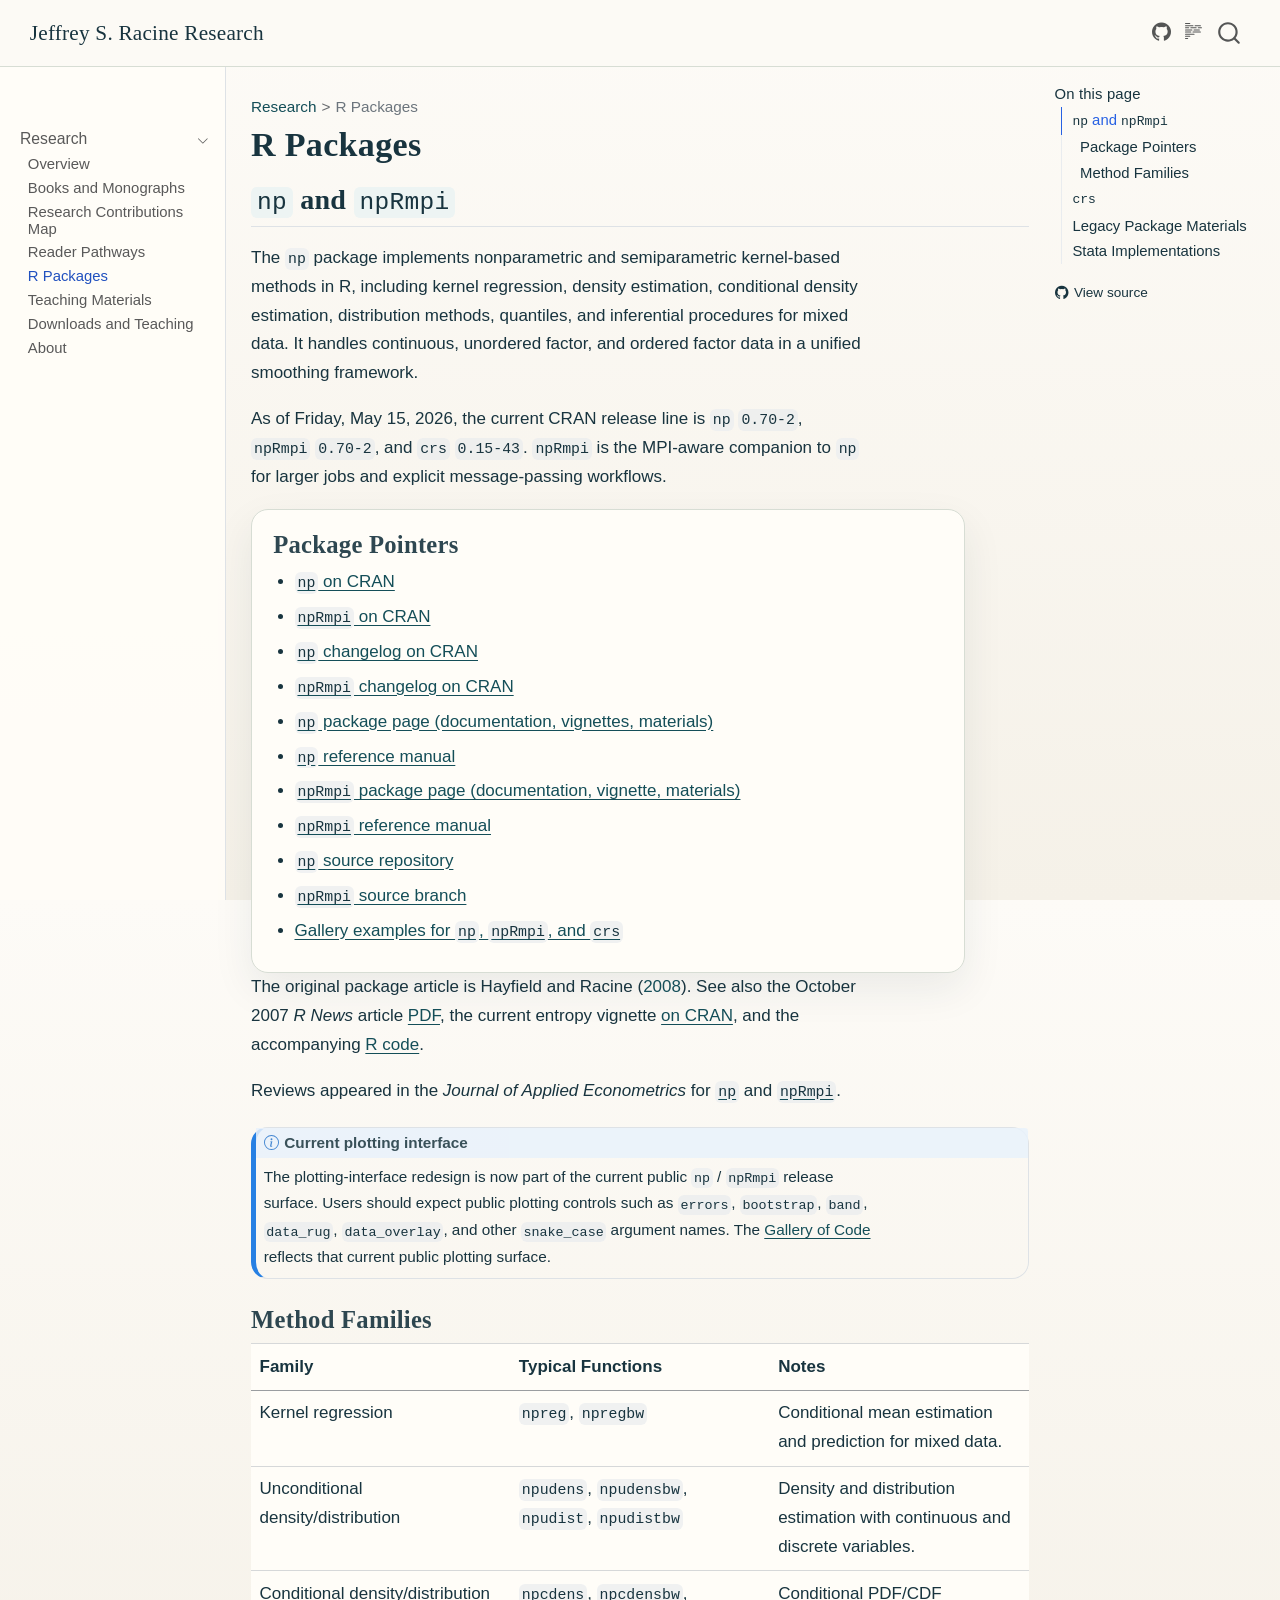
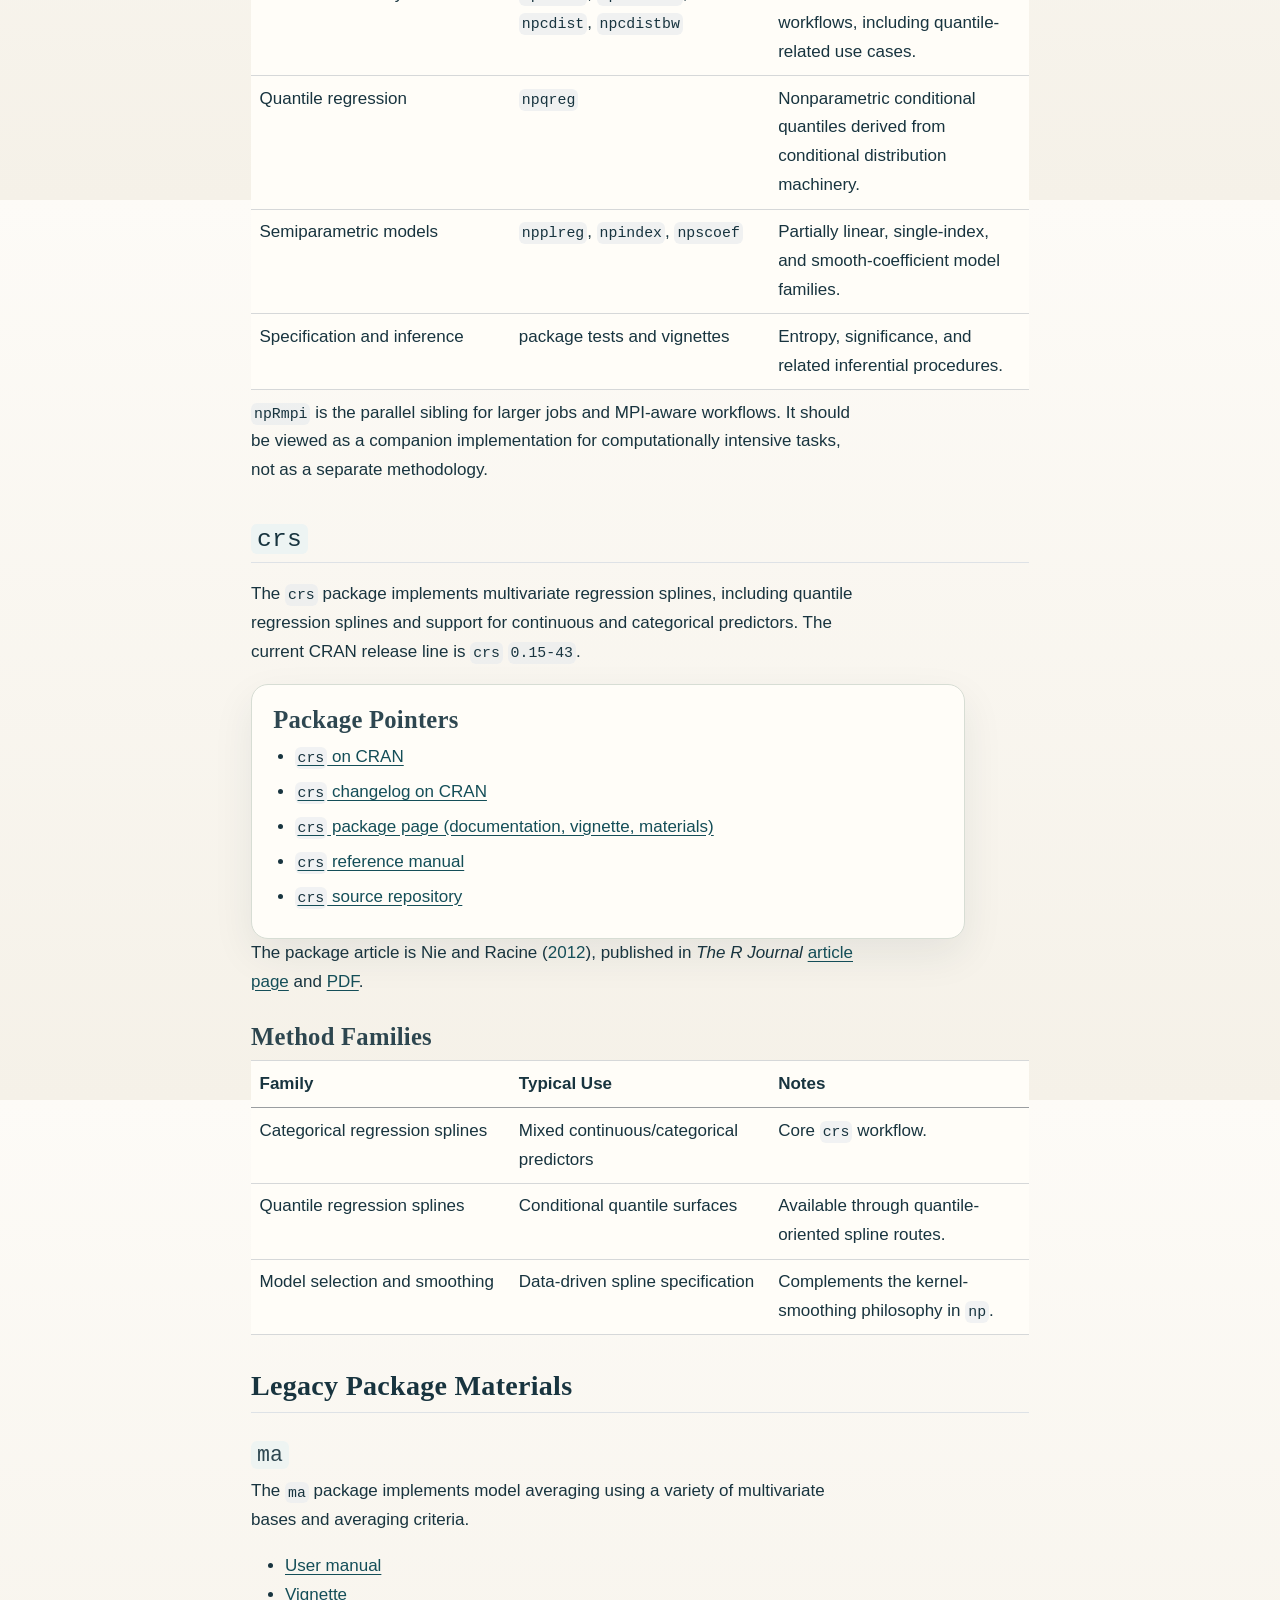
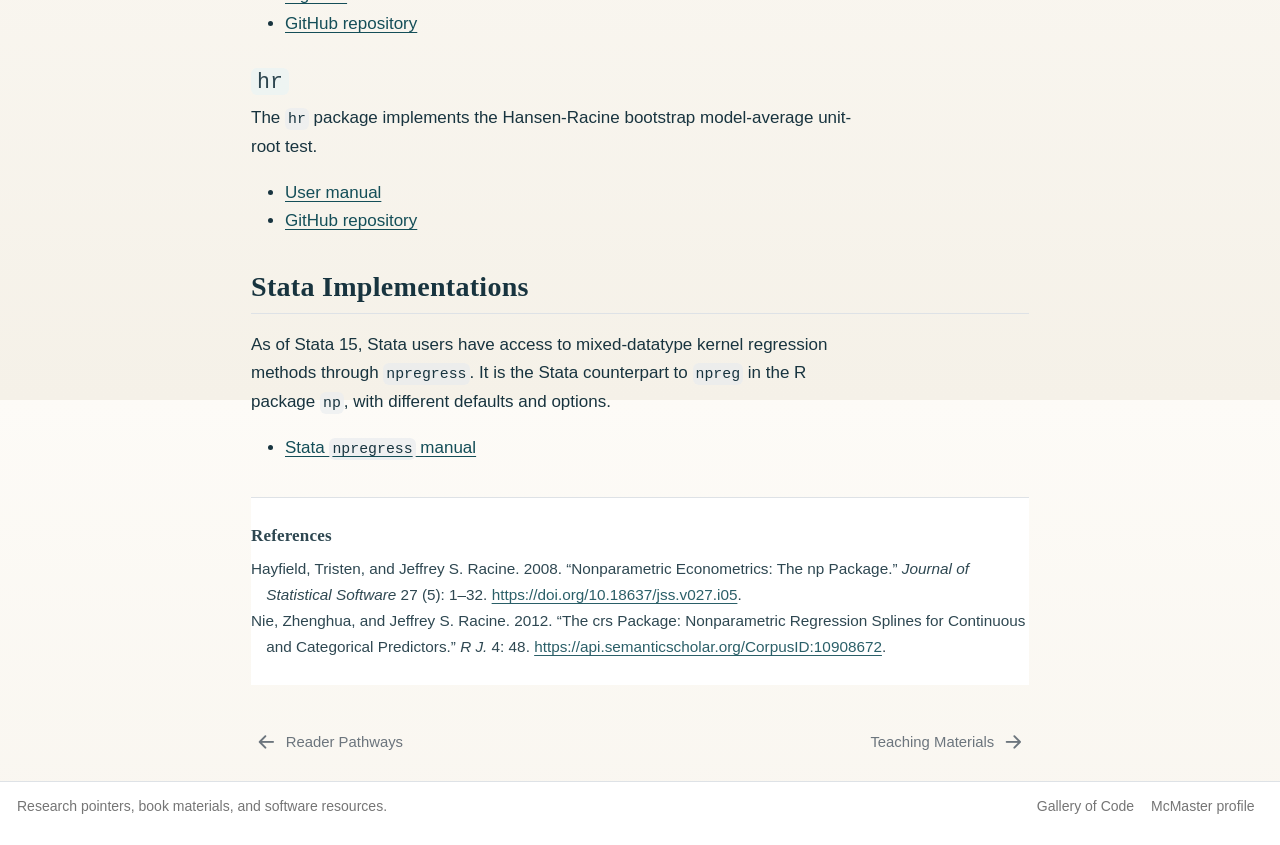
<file: docs/software.html>
<!DOCTYPE html>
<html xmlns="http://www.w3.org/1999/xhtml" lang="en" xml:lang="en"><head>

<meta charset="utf-8">
<meta name="generator" content="quarto-1.9.36">

<meta name="viewport" content="width=device-width, initial-scale=1.0, user-scalable=yes">


<title>R Packages – Jeffrey S. Racine Research</title>
<style>
/* Default styles provided by pandoc.
** See https://pandoc.org/MANUAL.html#variables-for-html for config info.
*/
code{white-space: pre-wrap;}
span.smallcaps{font-variant: small-caps;}
div.columns{display: flex; gap: min(4vw, 1.5em);}
div.column{flex: auto; overflow-x: auto;}
div.hanging-indent{margin-left: 1.5em; text-indent: -1.5em;}
ul.task-list{list-style: none;}
ul.task-list li input[type="checkbox"] {
  width: 0.8em;
  margin: 0 0.8em 0.2em -1em; /* quarto-specific, see https://github.com/quarto-dev/quarto-cli/issues/4556 */ 
  vertical-align: middle;
}
/* CSS for citations */
div.csl-bib-body { }
div.csl-entry {
  clear: both;
}
.hanging-indent div.csl-entry {
  margin-left:2em;
  text-indent:-2em;
}
div.csl-left-margin {
  min-width:2em;
  float:left;
}
div.csl-right-inline {
  margin-left:2em;
  padding-left:1em;
}
div.csl-indent {
  margin-left: 2em;
}</style>


<script src="site_libs/quarto-nav/quarto-nav.js"></script>
<script src="site_libs/clipboard/clipboard.min.js"></script>
<script src="site_libs/quarto-search/autocomplete.umd.js"></script>
<script src="site_libs/quarto-search/fuse.min.js"></script>
<script src="site_libs/quarto-search/quarto-search.js"></script>
<meta name="quarto:offset" content="./">
<link href="./teaching.html" rel="next">
<link href="./pathways.html" rel="prev">
<script src="site_libs/quarto-html/quarto.js" type="module"></script>
<script src="site_libs/quarto-html/tabsets/tabsets.js" type="module"></script>
<script src="site_libs/quarto-html/popper.min.js"></script>
<script src="site_libs/quarto-html/tippy.umd.min.js"></script>
<script src="site_libs/quarto-html/anchor.min.js"></script>
<link href="site_libs/quarto-html/tippy.css" rel="stylesheet">
<link href="site_libs/quarto-html/quarto-syntax-highlighting-845c23b38eaddc0f92fda52bfe77a8c8.css" rel="stylesheet" id="quarto-text-highlighting-styles">
<script src="site_libs/bootstrap/bootstrap.min.js"></script>
<link href="site_libs/bootstrap/bootstrap-icons.css" rel="stylesheet">
<link href="site_libs/bootstrap/bootstrap-6359ece5ccc7868d972a7c02362e1435.min.css" rel="stylesheet" append-hash="true" id="quarto-bootstrap" data-mode="light">
<script id="quarto-search-options" type="application/json">{
  "location": "navbar",
  "copy-button": false,
  "collapse-after": 3,
  "panel-placement": "end",
  "type": "overlay",
  "limit": 50,
  "keyboard-shortcut": [
    "f",
    "/",
    "s"
  ],
  "show-item-context": false,
  "language": {
    "search-no-results-text": "No results",
    "search-matching-documents-text": "matching documents",
    "search-copy-link-title": "Copy link to search",
    "search-hide-matches-text": "Hide additional matches",
    "search-more-match-text": "more match in this document",
    "search-more-matches-text": "more matches in this document",
    "search-clear-button-title": "Clear",
    "search-text-placeholder": "",
    "search-detached-cancel-button-title": "Cancel",
    "search-submit-button-title": "Submit",
    "search-label": "Search"
  }
}</script>
<style>html{ scroll-behavior: smooth; }</style>


<link rel="stylesheet" href="styles.css">
</head>

<body class="nav-sidebar docked nav-fixed quarto-light">

<div id="quarto-search-results"></div>
  <header id="quarto-header" class="headroom fixed-top">
    <nav class="navbar navbar-expand-lg " data-bs-theme="dark">
      <div class="navbar-container container-fluid">
      <div class="navbar-brand-container mx-auto">
    <a class="navbar-brand" href="./index.html">
    <span class="navbar-title">Jeffrey S. Racine Research</span>
    </a>
  </div>
            <div id="quarto-search" class="" title="Search"></div>
          <button class="navbar-toggler" type="button" data-bs-toggle="collapse" data-bs-target="#navbarCollapse" aria-controls="navbarCollapse" role="menu" aria-expanded="false" aria-label="Toggle navigation" onclick="if (window.quartoToggleHeadroom) { window.quartoToggleHeadroom(); }">
  <span class="navbar-toggler-icon"></span>
</button>
          <div class="collapse navbar-collapse" id="navbarCollapse">
            <ul class="navbar-nav navbar-nav-scroll ms-auto">
  <li class="nav-item compact">
    <a class="nav-link" href="https://github.com/JeffreyRacine/research"> <i class="bi bi-github" role="img" aria-label="Research site source on GitHub">
</i> 
<span class="menu-text"></span></a>
  </li>  
</ul>
          </div> <!-- /navcollapse -->
            <div class="quarto-navbar-tools">
  <a href="" class="quarto-reader-toggle quarto-navigation-tool px-1" onclick="window.quartoToggleReader(); return false;" title="Toggle reader mode">
  <div class="quarto-reader-toggle-btn">
  <i class="bi"></i>
  </div>
</a>
</div>
      </div> <!-- /container-fluid -->
    </nav>
  <nav class="quarto-secondary-nav">
    <div class="container-fluid d-flex">
      <button type="button" class="quarto-btn-toggle btn" data-bs-toggle="collapse" role="button" data-bs-target=".quarto-sidebar-collapse-item" aria-controls="quarto-sidebar" aria-expanded="false" aria-label="Toggle sidebar navigation" onclick="if (window.quartoToggleHeadroom) { window.quartoToggleHeadroom(); }">
        <i class="bi bi-layout-text-sidebar-reverse"></i>
      </button>
        <nav class="quarto-page-breadcrumbs" aria-label="breadcrumb"><ol class="breadcrumb"><li class="breadcrumb-item"><a href="./index.html">Research</a></li><li class="breadcrumb-item"><a href="./software.html">R Packages</a></li></ol></nav>
        <a class="flex-grow-1" role="navigation" data-bs-toggle="collapse" data-bs-target=".quarto-sidebar-collapse-item" aria-controls="quarto-sidebar" aria-expanded="false" aria-label="Toggle sidebar navigation" onclick="if (window.quartoToggleHeadroom) { window.quartoToggleHeadroom(); }">      
        </a>
      <button type="button" class="btn quarto-search-button" aria-label="Search" onclick="window.quartoOpenSearch();">
        <i class="bi bi-search"></i>
      </button>
    </div>
  </nav>
</header>
<!-- content -->
<div id="quarto-content" class="quarto-container page-columns page-rows-contents page-layout-article page-navbar">
<!-- sidebar -->
  <nav id="quarto-sidebar" class="sidebar collapse collapse-horizontal quarto-sidebar-collapse-item sidebar-navigation docked overflow-auto">
        <div class="mt-2 flex-shrink-0 align-items-center">
        <div class="sidebar-search">
        <div id="quarto-search" class="" title="Search"></div>
        </div>
        </div>
    <div class="sidebar-menu-container"> 
    <ul class="list-unstyled mt-1">
        <li class="sidebar-item sidebar-item-section">
      <div class="sidebar-item-container"> 
            <a class="sidebar-item-text sidebar-link text-start" data-bs-toggle="collapse" data-bs-target="#quarto-sidebar-section-1" role="navigation" aria-expanded="true">
 <span class="menu-text">Research</span></a>
          <a class="sidebar-item-toggle text-start" data-bs-toggle="collapse" data-bs-target="#quarto-sidebar-section-1" role="navigation" aria-expanded="true" aria-label="Toggle section">
            <i class="bi bi-chevron-right ms-2"></i>
          </a> 
      </div>
      <ul id="quarto-sidebar-section-1" class="collapse list-unstyled sidebar-section depth1 show">  
          <li class="sidebar-item">
  <div class="sidebar-item-container"> 
  <a href="./index.html" class="sidebar-item-text sidebar-link">
 <span class="menu-text">Overview</span></a>
  </div>
</li>
          <li class="sidebar-item">
  <div class="sidebar-item-container"> 
  <a href="./books.html" class="sidebar-item-text sidebar-link">
 <span class="menu-text">Books and Monographs</span></a>
  </div>
</li>
          <li class="sidebar-item">
  <div class="sidebar-item-container"> 
  <a href="./corpus.html" class="sidebar-item-text sidebar-link">
 <span class="menu-text">Research Contributions Map</span></a>
  </div>
</li>
          <li class="sidebar-item">
  <div class="sidebar-item-container"> 
  <a href="./pathways.html" class="sidebar-item-text sidebar-link">
 <span class="menu-text">Reader Pathways</span></a>
  </div>
</li>
          <li class="sidebar-item">
  <div class="sidebar-item-container"> 
  <a href="./software.html" class="sidebar-item-text sidebar-link active">
 <span class="menu-text">R Packages</span></a>
  </div>
</li>
          <li class="sidebar-item">
  <div class="sidebar-item-container"> 
  <a href="./teaching.html" class="sidebar-item-text sidebar-link">
 <span class="menu-text">Teaching Materials</span></a>
  </div>
</li>
          <li class="sidebar-item">
  <div class="sidebar-item-container"> 
  <a href="./resources.html" class="sidebar-item-text sidebar-link">
 <span class="menu-text">Downloads and Teaching</span></a>
  </div>
</li>
          <li class="sidebar-item">
  <div class="sidebar-item-container"> 
  <a href="./about.html" class="sidebar-item-text sidebar-link">
 <span class="menu-text">About</span></a>
  </div>
</li>
      </ul>
  </li>
    </ul>
    </div>
</nav>
<div id="quarto-sidebar-glass" class="quarto-sidebar-collapse-item" data-bs-toggle="collapse" data-bs-target=".quarto-sidebar-collapse-item"></div>
<!-- margin-sidebar -->
    <div id="quarto-margin-sidebar" class="sidebar margin-sidebar">
        <nav id="TOC" role="doc-toc" class="toc-active">
    <h2 id="toc-title">On this page</h2>
   
  <ul>
  <li><a href="#np-and-nprmpi" id="toc-np-and-nprmpi" class="nav-link active" data-scroll-target="#np-and-nprmpi"><code>np</code> and <code>npRmpi</code></a>
  <ul class="collapse">
  <li><a href="#package-pointers" id="toc-package-pointers" class="nav-link" data-scroll-target="#package-pointers">Package Pointers</a></li>
  <li><a href="#method-families" id="toc-method-families" class="nav-link" data-scroll-target="#method-families">Method Families</a></li>
  </ul></li>
  <li><a href="#crs" id="toc-crs" class="nav-link" data-scroll-target="#crs"><code>crs</code></a>
  <ul class="collapse">
  <li><a href="#package-pointers-1" id="toc-package-pointers-1" class="nav-link" data-scroll-target="#package-pointers-1">Package Pointers</a></li>
  <li><a href="#method-families-1" id="toc-method-families-1" class="nav-link" data-scroll-target="#method-families-1">Method Families</a></li>
  </ul></li>
  <li><a href="#legacy-package-materials" id="toc-legacy-package-materials" class="nav-link" data-scroll-target="#legacy-package-materials">Legacy Package Materials</a>
  <ul class="collapse">
  <li><a href="#ma" id="toc-ma" class="nav-link" data-scroll-target="#ma"><code>ma</code></a></li>
  <li><a href="#hr" id="toc-hr" class="nav-link" data-scroll-target="#hr"><code>hr</code></a></li>
  </ul></li>
  <li><a href="#stata-implementations" id="toc-stata-implementations" class="nav-link" data-scroll-target="#stata-implementations">Stata Implementations</a></li>
  </ul>
<div class="toc-actions"><ul><li><a href="https://github.com/JeffreyRacine/research/blob/main/software.qmd" class="toc-action"><i class="bi bi-github"></i>View source</a></li></ul></div></nav>
    </div>
<!-- main -->
<main class="content" id="quarto-document-content">

<header id="title-block-header" class="quarto-title-block default"><nav class="quarto-page-breadcrumbs quarto-title-breadcrumbs d-none d-lg-block" aria-label="breadcrumb"><ol class="breadcrumb"><li class="breadcrumb-item"><a href="./index.html">Research</a></li><li class="breadcrumb-item"><a href="./software.html">R Packages</a></li></ol></nav>
<div class="quarto-title">
<h1 class="title">R Packages</h1>
</div>



<div class="quarto-title-meta">

    
  
    
  </div>
  


</header>


<section id="np-and-nprmpi" class="level2">
<h2 class="anchored" data-anchor-id="np-and-nprmpi"><code>np</code> and <code>npRmpi</code></h2>
<p>The <code>np</code> package implements nonparametric and semiparametric kernel-based methods in R, including kernel regression, density estimation, conditional density estimation, distribution methods, quantiles, and inferential procedures for mixed data. It handles continuous, unordered factor, and ordered factor data in a unified smoothing framework.</p>
<p>As of Friday, May 15, 2026, the current CRAN release line is <code>np</code> <code>0.70-2</code>, <code>npRmpi</code> <code>0.70-2</code>, and <code>crs</code> <code>0.15-43</code>. <code>npRmpi</code> is the MPI-aware companion to <code>np</code> for larger jobs and explicit message-passing workflows.</p>
<section id="package-pointers" class="level3 resource-card">
<h3 class="anchored" data-anchor-id="package-pointers">Package Pointers</h3>
<ul>
<li><a href="https://cran.r-project.org/web/packages/np/index.html"><code>np</code> on CRAN</a></li>
<li><a href="https://cran.r-project.org/web/packages/npRmpi/index.html"><code>npRmpi</code> on CRAN</a></li>
<li><a href="https://cran.r-project.org/web/packages/np/ChangeLog"><code>np</code> changelog on CRAN</a></li>
<li><a href="https://cran.r-project.org/web/packages/npRmpi/ChangeLog"><code>npRmpi</code> changelog on CRAN</a></li>
<li><a href="https://cran.r-project.org/web/packages/np/index.html"><code>np</code> package page (documentation, vignettes, materials)</a></li>
<li><a href="https://cran.r-project.org/web/packages/np/np.pdf"><code>np</code> reference manual</a></li>
<li><a href="https://cran.r-project.org/web/packages/npRmpi/index.html"><code>npRmpi</code> package page (documentation, vignette, materials)</a></li>
<li><a href="https://cran.r-project.org/web/packages/npRmpi/npRmpi.pdf"><code>npRmpi</code> reference manual</a></li>
<li><a href="https://github.com/JeffreyRacine/R-Package-np/"><code>np</code> source repository</a></li>
<li><a href="https://github.com/JeffreyRacine/R-Package-np/tree/npRmpi"><code>npRmpi</code> source branch</a></li>
<li><a href="https://jeffreyracine.github.io/gallery/">Gallery examples for <code>np</code>, <code>npRmpi</code>, and <code>crs</code></a></li>
</ul>
</section>
<p>The original package article is Hayfield and Racine <span class="citation" data-cites="np">(<a href="#ref-np" role="doc-biblioref">2008</a>)</span>. See also the October 2007 <em>R News</em> article <a href="https://cran.r-project.org/doc/Rnews/Rnews_2007-2.pdf">PDF</a>, the current entropy vignette <a href="https://cran.r-project.org/web/packages/np/vignettes/np_entropy_tests.html">on CRAN</a>, and the accompanying <a href="www/entropy_np.R">R code</a>.</p>
<p>Reviews appeared in the <em>Journal of Applied Econometrics</em> for <a href="https://onlinelibrary.wiley.com/doi/10.1002/jae.1004/abstract"><code>np</code></a> and <a href="https://onlinelibrary.wiley.com/doi/10.1002/jae.1221/abstract"><code>npRmpi</code></a>.</p>
<div class="callout callout-style-default callout-note callout-titled">
<div class="callout-header d-flex align-content-center">
<div class="callout-icon-container">
<i class="callout-icon"></i>
</div>
<div class="callout-title-container flex-fill">
<span class="screen-reader-only">Note</span>Current plotting interface
</div>
</div>
<div class="callout-body-container callout-body">
<p>The plotting-interface redesign is now part of the current public <code>np</code> / <code>npRmpi</code> release surface. Users should expect public plotting controls such as <code>errors</code>, <code>bootstrap</code>, <code>band</code>, <code>data_rug</code>, <code>data_overlay</code>, and other <code>snake_case</code> argument names. The <a href="https://jeffreyracine.github.io/gallery/">Gallery of Code</a> reflects that current public plotting surface.</p>
</div>
</div>
<section id="method-families" class="level3">
<h3 class="anchored" data-anchor-id="method-families">Method Families</h3>
<table class="caption-top table">
<colgroup>
<col style="width: 33%">
<col style="width: 33%">
<col style="width: 33%">
</colgroup>
<thead>
<tr class="header">
<th>Family</th>
<th>Typical Functions</th>
<th>Notes</th>
</tr>
</thead>
<tbody>
<tr class="odd">
<td>Kernel regression</td>
<td><code>npreg</code>, <code>npregbw</code></td>
<td>Conditional mean estimation and prediction for mixed data.</td>
</tr>
<tr class="even">
<td>Unconditional density/distribution</td>
<td><code>npudens</code>, <code>npudensbw</code>, <code>npudist</code>, <code>npudistbw</code></td>
<td>Density and distribution estimation with continuous and discrete variables.</td>
</tr>
<tr class="odd">
<td>Conditional density/distribution</td>
<td><code>npcdens</code>, <code>npcdensbw</code>, <code>npcdist</code>, <code>npcdistbw</code></td>
<td>Conditional PDF/CDF workflows, including quantile-related use cases.</td>
</tr>
<tr class="even">
<td>Quantile regression</td>
<td><code>npqreg</code></td>
<td>Nonparametric conditional quantiles derived from conditional distribution machinery.</td>
</tr>
<tr class="odd">
<td>Semiparametric models</td>
<td><code>npplreg</code>, <code>npindex</code>, <code>npscoef</code></td>
<td>Partially linear, single-index, and smooth-coefficient model families.</td>
</tr>
<tr class="even">
<td>Specification and inference</td>
<td>package tests and vignettes</td>
<td>Entropy, significance, and related inferential procedures.</td>
</tr>
</tbody>
</table>
<p><code>npRmpi</code> is the parallel sibling for larger jobs and MPI-aware workflows. It should be viewed as a companion implementation for computationally intensive tasks, not as a separate methodology.</p>
</section>
</section>
<section id="crs" class="level2">
<h2 class="anchored" data-anchor-id="crs"><code>crs</code></h2>
<p>The <code>crs</code> package implements multivariate regression splines, including quantile regression splines and support for continuous and categorical predictors. The current CRAN release line is <code>crs</code> <code>0.15-43</code>.</p>
<section id="package-pointers-1" class="level3 resource-card">
<h3 class="anchored" data-anchor-id="package-pointers-1">Package Pointers</h3>
<ul>
<li><a href="https://cran.r-project.org/web/packages/crs/index.html"><code>crs</code> on CRAN</a></li>
<li><a href="https://cran.r-project.org/web/packages/crs/ChangeLog"><code>crs</code> changelog on CRAN</a></li>
<li><a href="https://cran.r-project.org/web/packages/crs/index.html"><code>crs</code> package page (documentation, vignette, materials)</a></li>
<li><a href="https://cran.r-project.org/web/packages/crs/crs.pdf"><code>crs</code> reference manual</a></li>
<li><a href="https://github.com/JeffreyRacine/R-Package-crs/"><code>crs</code> source repository</a></li>
</ul>
</section>
<p>The package article is Nie and Racine <span class="citation" data-cites="Nie2012TheCP">(<a href="#ref-Nie2012TheCP" role="doc-biblioref">2012</a>)</span>, published in <em>The R Journal</em> <a href="https://journal.r-project.org/archive/2012/RJ-2012-012/index.html">article page</a> and <a href="https://journal.r-project.org/archive/2012/RJ-2012-012/RJ-2012-012.pdf">PDF</a>.</p>
<section id="method-families-1" class="level3">
<h3 class="anchored" data-anchor-id="method-families-1">Method Families</h3>
<table class="caption-top table">
<colgroup>
<col style="width: 33%">
<col style="width: 33%">
<col style="width: 33%">
</colgroup>
<thead>
<tr class="header">
<th>Family</th>
<th>Typical Use</th>
<th>Notes</th>
</tr>
</thead>
<tbody>
<tr class="odd">
<td>Categorical regression splines</td>
<td>Mixed continuous/categorical predictors</td>
<td>Core <code>crs</code> workflow.</td>
</tr>
<tr class="even">
<td>Quantile regression splines</td>
<td>Conditional quantile surfaces</td>
<td>Available through quantile-oriented spline routes.</td>
</tr>
<tr class="odd">
<td>Model selection and smoothing</td>
<td>Data-driven spline specification</td>
<td>Complements the kernel-smoothing philosophy in <code>np</code>.</td>
</tr>
</tbody>
</table>
</section>
</section>
<section id="legacy-package-materials" class="level2">
<h2 class="anchored" data-anchor-id="legacy-package-materials">Legacy Package Materials</h2>
<section id="ma" class="level3">
<h3 class="anchored" data-anchor-id="ma"><code>ma</code></h3>
<p>The <code>ma</code> package implements model averaging using a variety of multivariate bases and averaging criteria.</p>
<ul>
<li><a href="www/ma-manual.pdf">User manual</a></li>
<li><a href="www/ma-vignette.pdf">Vignette</a></li>
<li><a href="https://github.com/JeffreyRacine/R-Package-ma/">GitHub repository</a></li>
</ul>
</section>
<section id="hr" class="level3">
<h3 class="anchored" data-anchor-id="hr"><code>hr</code></h3>
<p>The <code>hr</code> package implements the Hansen-Racine bootstrap model-average unit-root test.</p>
<ul>
<li><a href="www/hr-manual.pdf">User manual</a></li>
<li><a href="https://github.com/JeffreyRacine/R-Package-hr/">GitHub repository</a></li>
</ul>
</section>
</section>
<section id="stata-implementations" class="level2">
<h2 class="anchored" data-anchor-id="stata-implementations">Stata Implementations</h2>
<p>As of Stata 15, Stata users have access to mixed-datatype kernel regression methods through <code>npregress</code>. It is the Stata counterpart to <code>npreg</code> in the R package <code>np</code>, with different defaults and options.</p>
<ul>
<li><a href="https://www.stata.com/manuals15/rnpregress.pdf">Stata <code>npregress</code> manual</a></li>
</ul>



</section>

<a onclick="window.scrollTo(0, 0); return false;" role="button" id="quarto-back-to-top"><i class="bi bi-arrow-up"></i> Back to top</a><div id="quarto-appendix" class="default"><section class="quarto-appendix-contents" role="doc-bibliography" id="quarto-bibliography"><h2 class="anchored quarto-appendix-heading">References</h2><div id="refs" class="references csl-bib-body hanging-indent" role="list">
<div id="ref-np" class="csl-entry" role="listitem">
Hayfield, Tristen, and Jeffrey S. Racine. 2008. <span>“Nonparametric Econometrics: The <span class="nocase">np</span> Package.”</span> <em>Journal of Statistical Software</em> 27 (5): 1–32. <a href="https://doi.org/10.18637/jss.v027.i05">https://doi.org/10.18637/jss.v027.i05</a>.
</div>
<div id="ref-Nie2012TheCP" class="csl-entry" role="listitem">
Nie, Zhenghua, and Jeffrey S. Racine. 2012. <span>“The <span class="nocase">crs</span> Package: Nonparametric Regression Splines for Continuous and Categorical Predictors.”</span> <em>R J.</em> 4: 48. <a href="https://api.semanticscholar.org/CorpusID:10908672">https://api.semanticscholar.org/CorpusID:10908672</a>.
</div>
</div></section></div></main> <!-- /main -->
<script id="quarto-html-after-body" type="application/javascript">
  window.document.addEventListener("DOMContentLoaded", function (event) {
    const icon = "";
    const anchorJS = new window.AnchorJS();
    anchorJS.options = {
      placement: 'right',
      icon: icon
    };
    anchorJS.add('.anchored');
    const isCodeAnnotation = (el) => {
      for (const clz of el.classList) {
        if (clz.startsWith('code-annotation-')) {                     
          return true;
        }
      }
      return false;
    }
    const onCopySuccess = function(e) {
      // button target
      const button = e.trigger;
      // don't keep focus
      button.blur();
      // flash "checked"
      button.classList.add('code-copy-button-checked');
      var currentTitle = button.getAttribute("title");
      button.setAttribute("title", "Copied!");
      let tooltip;
      if (window.bootstrap) {
        button.setAttribute("data-bs-toggle", "tooltip");
        button.setAttribute("data-bs-placement", "left");
        button.setAttribute("data-bs-title", "Copied!");
        tooltip = new bootstrap.Tooltip(button, 
          { trigger: "manual", 
            customClass: "code-copy-button-tooltip",
            offset: [0, -8]});
        tooltip.show();    
      }
      setTimeout(function() {
        if (tooltip) {
          tooltip.hide();
          button.removeAttribute("data-bs-title");
          button.removeAttribute("data-bs-toggle");
          button.removeAttribute("data-bs-placement");
        }
        button.setAttribute("title", currentTitle);
        button.classList.remove('code-copy-button-checked');
      }, 1000);
      // clear code selection
      e.clearSelection();
    }
    const getTextToCopy = function(trigger) {
      const outerScaffold = trigger.parentElement.cloneNode(true);
      const codeEl = outerScaffold.querySelector('code');
      for (const childEl of codeEl.children) {
        if (isCodeAnnotation(childEl)) {
          childEl.remove();
        }
      }
      return codeEl.innerText;
    }
    const clipboard = new window.ClipboardJS('.code-copy-button:not([data-in-quarto-modal])', {
      text: getTextToCopy
    });
    clipboard.on('success', onCopySuccess);
    if (window.document.getElementById('quarto-embedded-source-code-modal')) {
      const clipboardModal = new window.ClipboardJS('.code-copy-button[data-in-quarto-modal]', {
        text: getTextToCopy,
        container: window.document.getElementById('quarto-embedded-source-code-modal')
      });
      clipboardModal.on('success', onCopySuccess);
    }
      var localhostRegex = new RegExp(/^(?:http|https):\/\/localhost\:?[0-9]*\//);
      var mailtoRegex = new RegExp(/^mailto:/);
        var filterRegex = new RegExp("https:\/\/jeffreyracine\.github\.io\/research\/");
      var isInternal = (href) => {
          return filterRegex.test(href) || localhostRegex.test(href) || mailtoRegex.test(href);
      }
      // Inspect non-navigation links and adorn them if external
     var links = window.document.querySelectorAll('a[href]:not(.nav-link):not(.navbar-brand):not(.toc-action):not(.sidebar-link):not(.sidebar-item-toggle):not(.pagination-link):not(.no-external):not([aria-hidden]):not(.dropdown-item):not(.quarto-navigation-tool):not(.about-link)');
      for (var i=0; i<links.length; i++) {
        const link = links[i];
        if (!isInternal(link.href)) {
          // undo the damage that might have been done by quarto-nav.js in the case of
          // links that we want to consider external
          if (link.dataset.originalHref !== undefined) {
            link.href = link.dataset.originalHref;
          }
            // target, if specified
            link.setAttribute("target", "_blank");
            if (link.getAttribute("rel") === null) {
              link.setAttribute("rel", "noopener");
            }
        }
      }
    function tippyHover(el, contentFn, onTriggerFn, onUntriggerFn) {
      const config = {
        allowHTML: true,
        maxWidth: 500,
        delay: 100,
        arrow: false,
        appendTo: function(el) {
            return el.parentElement;
        },
        interactive: true,
        interactiveBorder: 10,
        theme: 'quarto',
        placement: 'bottom-start',
      };
      if (contentFn) {
        config.content = contentFn;
      }
      if (onTriggerFn) {
        config.onTrigger = onTriggerFn;
      }
      if (onUntriggerFn) {
        config.onUntrigger = onUntriggerFn;
      }
      window.tippy(el, config); 
    }
    const noterefs = window.document.querySelectorAll('a[role="doc-noteref"]');
    for (var i=0; i<noterefs.length; i++) {
      const ref = noterefs[i];
      tippyHover(ref, function() {
        // use id or data attribute instead here
        let href = ref.getAttribute('data-footnote-href') || ref.getAttribute('href');
        try { href = new URL(href).hash; } catch {}
        const id = href.replace(/^#\/?/, "");
        const note = window.document.getElementById(id);
        if (note) {
          return note.innerHTML;
        } else {
          return "";
        }
      });
    }
    const xrefs = window.document.querySelectorAll('a.quarto-xref');
    const processXRef = (id, note) => {
      // Strip column container classes
      const stripColumnClz = (el) => {
        el.classList.remove("page-full", "page-columns");
        if (el.children) {
          for (const child of el.children) {
            stripColumnClz(child);
          }
        }
      }
      stripColumnClz(note)
      if (id === null || id.startsWith('sec-')) {
        // Special case sections, only their first couple elements
        const container = document.createElement("div");
        if (note.children && note.children.length > 2) {
          container.appendChild(note.children[0].cloneNode(true));
          for (let i = 1; i < note.children.length; i++) {
            const child = note.children[i];
            if (child.tagName === "P" && child.innerText === "") {
              continue;
            } else {
              container.appendChild(child.cloneNode(true));
              break;
            }
          }
          if (window.Quarto?.typesetMath) {
            window.Quarto.typesetMath(container);
          }
          return container.innerHTML
        } else {
          if (window.Quarto?.typesetMath) {
            window.Quarto.typesetMath(note);
          }
          return note.innerHTML;
        }
      } else {
        // Remove any anchor links if they are present
        const anchorLink = note.querySelector('a.anchorjs-link');
        if (anchorLink) {
          anchorLink.remove();
        }
        if (window.Quarto?.typesetMath) {
          window.Quarto.typesetMath(note);
        }
        if (note.classList.contains("callout")) {
          return note.outerHTML;
        } else {
          return note.innerHTML;
        }
      }
    }
    for (var i=0; i<xrefs.length; i++) {
      const xref = xrefs[i];
      tippyHover(xref, undefined, function(instance) {
        instance.disable();
        let url = xref.getAttribute('href');
        let hash = undefined; 
        if (url.startsWith('#')) {
          hash = url;
        } else {
          try { hash = new URL(url).hash; } catch {}
        }
        if (hash) {
          const id = hash.replace(/^#\/?/, "");
          const note = window.document.getElementById(id);
          if (note !== null) {
            try {
              const html = processXRef(id, note.cloneNode(true));
              instance.setContent(html);
            } finally {
              instance.enable();
              instance.show();
            }
          } else {
            // See if we can fetch this
            fetch(url.split('#')[0])
            .then(res => res.text())
            .then(html => {
              const parser = new DOMParser();
              const htmlDoc = parser.parseFromString(html, "text/html");
              const note = htmlDoc.getElementById(id);
              if (note !== null) {
                const html = processXRef(id, note);
                instance.setContent(html);
              } 
            }).finally(() => {
              instance.enable();
              instance.show();
            });
          }
        } else {
          // See if we can fetch a full url (with no hash to target)
          // This is a special case and we should probably do some content thinning / targeting
          fetch(url)
          .then(res => res.text())
          .then(html => {
            const parser = new DOMParser();
            const htmlDoc = parser.parseFromString(html, "text/html");
            const note = htmlDoc.querySelector('main.content');
            if (note !== null) {
              // This should only happen for chapter cross references
              // (since there is no id in the URL)
              // remove the first header
              if (note.children.length > 0 && note.children[0].tagName === "HEADER") {
                note.children[0].remove();
              }
              const html = processXRef(null, note);
              instance.setContent(html);
            } 
          }).finally(() => {
            instance.enable();
            instance.show();
          });
        }
      }, function(instance) {
      });
    }
        let selectedAnnoteEl;
        const selectorForAnnotation = ( cell, annotation) => {
          let cellAttr = 'data-code-cell="' + cell + '"';
          let lineAttr = 'data-code-annotation="' +  annotation + '"';
          const selector = 'span[' + cellAttr + '][' + lineAttr + ']';
          return selector;
        }
        const selectCodeLines = (annoteEl) => {
          const doc = window.document;
          const targetCell = annoteEl.getAttribute("data-target-cell");
          const targetAnnotation = annoteEl.getAttribute("data-target-annotation");
          const annoteSpan = window.document.querySelector(selectorForAnnotation(targetCell, targetAnnotation));
          const lines = annoteSpan.getAttribute("data-code-lines").split(",");
          const lineIds = lines.map((line) => {
            return targetCell + "-" + line;
          })
          let top = null;
          let height = null;
          let parent = null;
          if (lineIds.length > 0) {
              //compute the position of the single el (top and bottom and make a div)
              const el = window.document.getElementById(lineIds[0]);
              top = el.offsetTop;
              height = el.offsetHeight;
              parent = el.parentElement.parentElement;
            if (lineIds.length > 1) {
              const lastEl = window.document.getElementById(lineIds[lineIds.length - 1]);
              const bottom = lastEl.offsetTop + lastEl.offsetHeight;
              height = bottom - top;
            }
            if (top !== null && height !== null && parent !== null) {
              // cook up a div (if necessary) and position it 
              let div = window.document.getElementById("code-annotation-line-highlight");
              if (div === null) {
                div = window.document.createElement("div");
                div.setAttribute("id", "code-annotation-line-highlight");
                div.style.position = 'absolute';
                parent.appendChild(div);
              }
              div.style.top = top - 2 + "px";
              div.style.height = height + 4 + "px";
              div.style.left = 0;
              let gutterDiv = window.document.getElementById("code-annotation-line-highlight-gutter");
              if (gutterDiv === null) {
                gutterDiv = window.document.createElement("div");
                gutterDiv.setAttribute("id", "code-annotation-line-highlight-gutter");
                gutterDiv.style.position = 'absolute';
                const codeCell = window.document.getElementById(targetCell);
                const gutter = codeCell.querySelector('.code-annotation-gutter');
                gutter.appendChild(gutterDiv);
              }
              gutterDiv.style.top = top - 2 + "px";
              gutterDiv.style.height = height + 4 + "px";
            }
            selectedAnnoteEl = annoteEl;
          }
        };
        const unselectCodeLines = () => {
          const elementsIds = ["code-annotation-line-highlight", "code-annotation-line-highlight-gutter"];
          elementsIds.forEach((elId) => {
            const div = window.document.getElementById(elId);
            if (div) {
              div.remove();
            }
          });
          selectedAnnoteEl = undefined;
        };
          // Handle positioning of the toggle
      window.addEventListener(
        "resize",
        throttle(() => {
          elRect = undefined;
          if (selectedAnnoteEl) {
            selectCodeLines(selectedAnnoteEl);
          }
        }, 10)
      );
      function throttle(fn, ms) {
      let throttle = false;
      let timer;
        return (...args) => {
          if(!throttle) { // first call gets through
              fn.apply(this, args);
              throttle = true;
          } else { // all the others get throttled
              if(timer) clearTimeout(timer); // cancel #2
              timer = setTimeout(() => {
                fn.apply(this, args);
                timer = throttle = false;
              }, ms);
          }
        };
      }
        // Attach click handler to the DT
        const annoteDls = window.document.querySelectorAll('dt[data-target-cell]');
        for (const annoteDlNode of annoteDls) {
          annoteDlNode.addEventListener('click', (event) => {
            const clickedEl = event.target;
            if (clickedEl !== selectedAnnoteEl) {
              unselectCodeLines();
              const activeEl = window.document.querySelector('dt[data-target-cell].code-annotation-active');
              if (activeEl) {
                activeEl.classList.remove('code-annotation-active');
              }
              selectCodeLines(clickedEl);
              clickedEl.classList.add('code-annotation-active');
            } else {
              // Unselect the line
              unselectCodeLines();
              clickedEl.classList.remove('code-annotation-active');
            }
          });
        }
    const findCites = (el) => {
      const parentEl = el.parentElement;
      if (parentEl) {
        const cites = parentEl.dataset.cites;
        if (cites) {
          return {
            el,
            cites: cites.split(' ')
          };
        } else {
          return findCites(el.parentElement)
        }
      } else {
        return undefined;
      }
    };
    var bibliorefs = window.document.querySelectorAll('a[role="doc-biblioref"]');
    for (var i=0; i<bibliorefs.length; i++) {
      const ref = bibliorefs[i];
      const citeInfo = findCites(ref);
      if (citeInfo) {
        tippyHover(citeInfo.el, function() {
          var popup = window.document.createElement('div');
          citeInfo.cites.forEach(function(cite) {
            var citeDiv = window.document.createElement('div');
            citeDiv.classList.add('hanging-indent');
            citeDiv.classList.add('csl-entry');
            var biblioDiv = window.document.getElementById('ref-' + cite);
            if (biblioDiv) {
              citeDiv.innerHTML = biblioDiv.innerHTML;
            }
            popup.appendChild(citeDiv);
          });
          return popup.innerHTML;
        });
      }
    }
  });
  </script>
<nav class="page-navigation">
  <div class="nav-page nav-page-previous">
      <a href="./pathways.html" class="pagination-link" aria-label="Reader Pathways">
        <i class="bi bi-arrow-left-short"></i> <span class="nav-page-text">Reader Pathways</span>
      </a>          
  </div>
  <div class="nav-page nav-page-next">
      <a href="./teaching.html" class="pagination-link" aria-label="Teaching Materials">
        <span class="nav-page-text">Teaching Materials</span> <i class="bi bi-arrow-right-short"></i>
      </a>
  </div>
</nav>
</div> <!-- /content -->
<footer class="footer">
  <div class="nav-footer">
    <div class="nav-footer-left">
<p>Research pointers, book materials, and software resources.</p>
</div>   
    <div class="nav-footer-center">
      &nbsp;
    <div class="toc-actions d-sm-block d-md-none"><ul><li><a href="https://github.com/JeffreyRacine/research/blob/main/software.qmd" class="toc-action"><i class="bi bi-github"></i>View source</a></li></ul></div></div>
    <div class="nav-footer-right">
      <ul class="footer-items list-unstyled">
    <li class="nav-item">
    <a class="nav-link" href="https://jeffreyracine.github.io/gallery/">
<p>Gallery of Code</p>
</a>
  </li>  
    <li class="nav-item">
    <a class="nav-link" href="https://experts.mcmaster.ca/display/racinej">
<p>McMaster profile</p>
</a>
  </li>  
</ul>
    </div>
  </div>
</footer>




<script src="site_libs/quarto-html/zenscroll-min.js"></script>
</body></html>
</file>
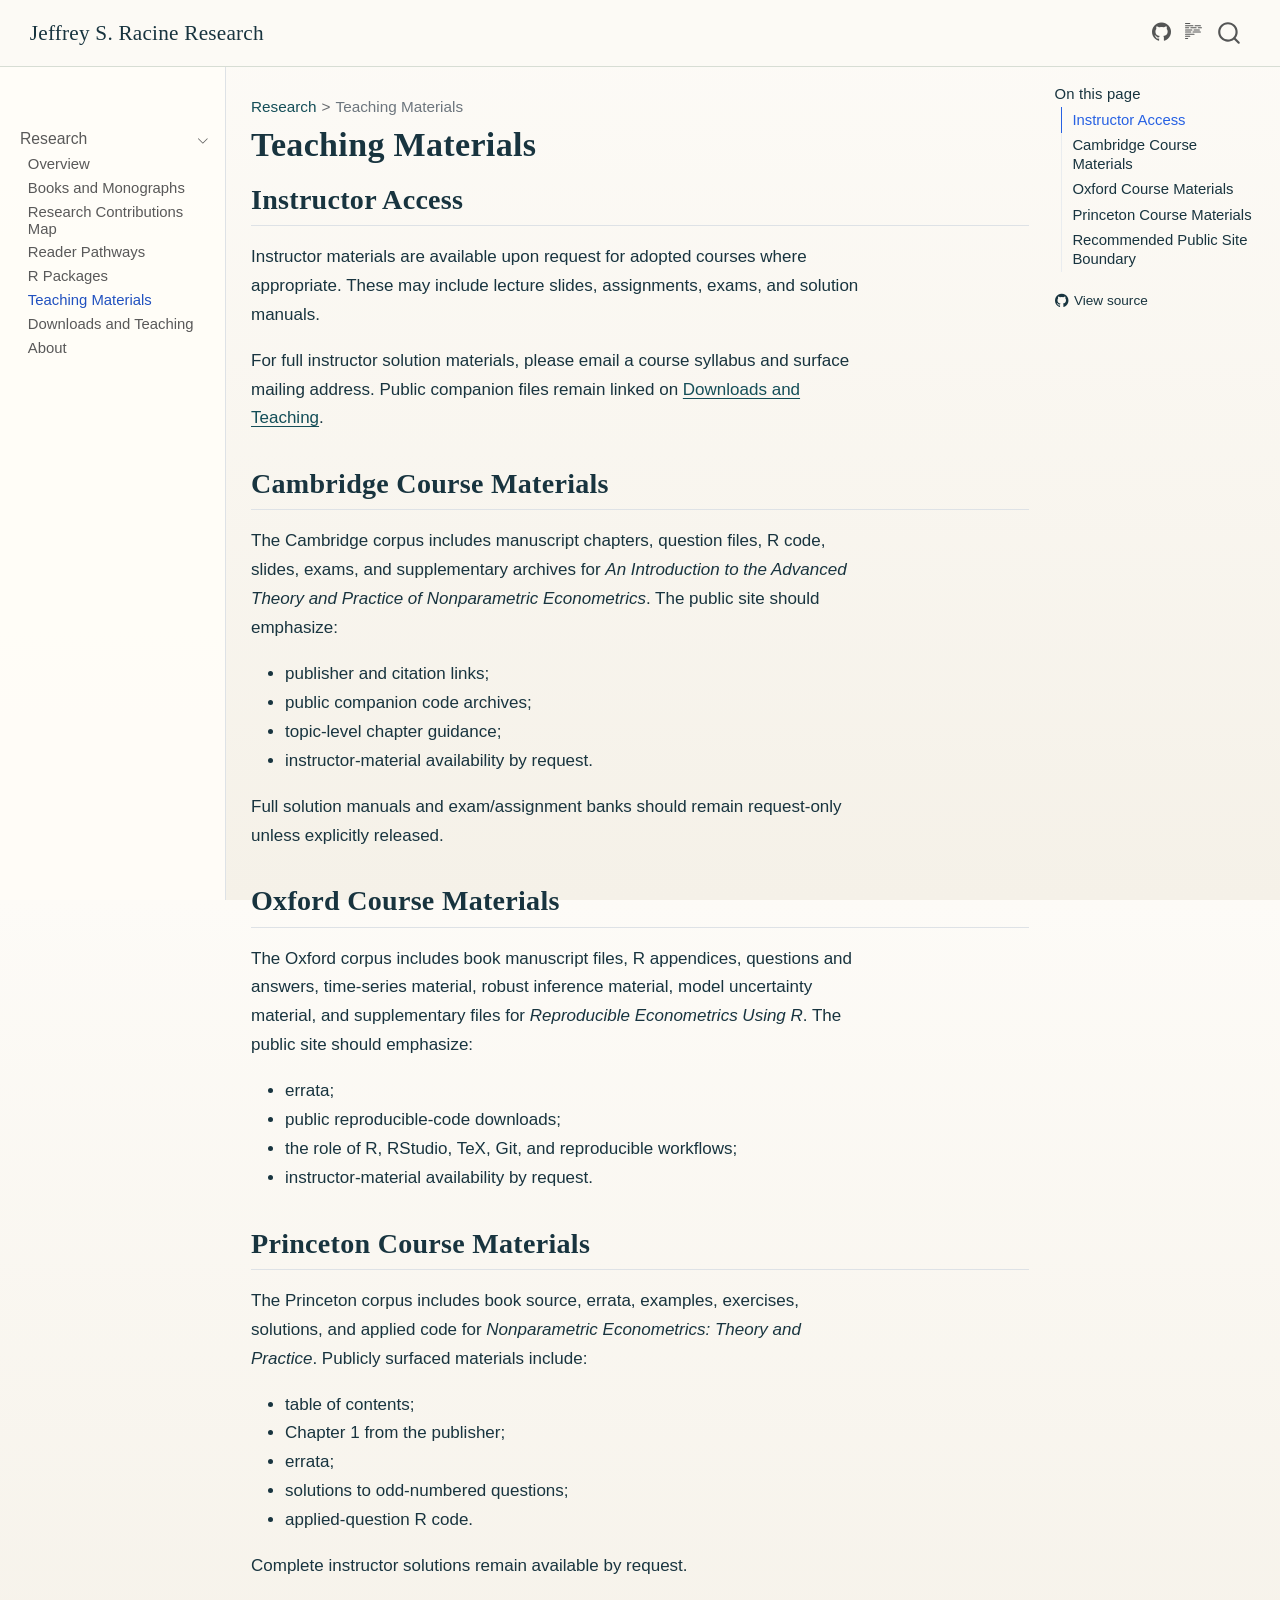
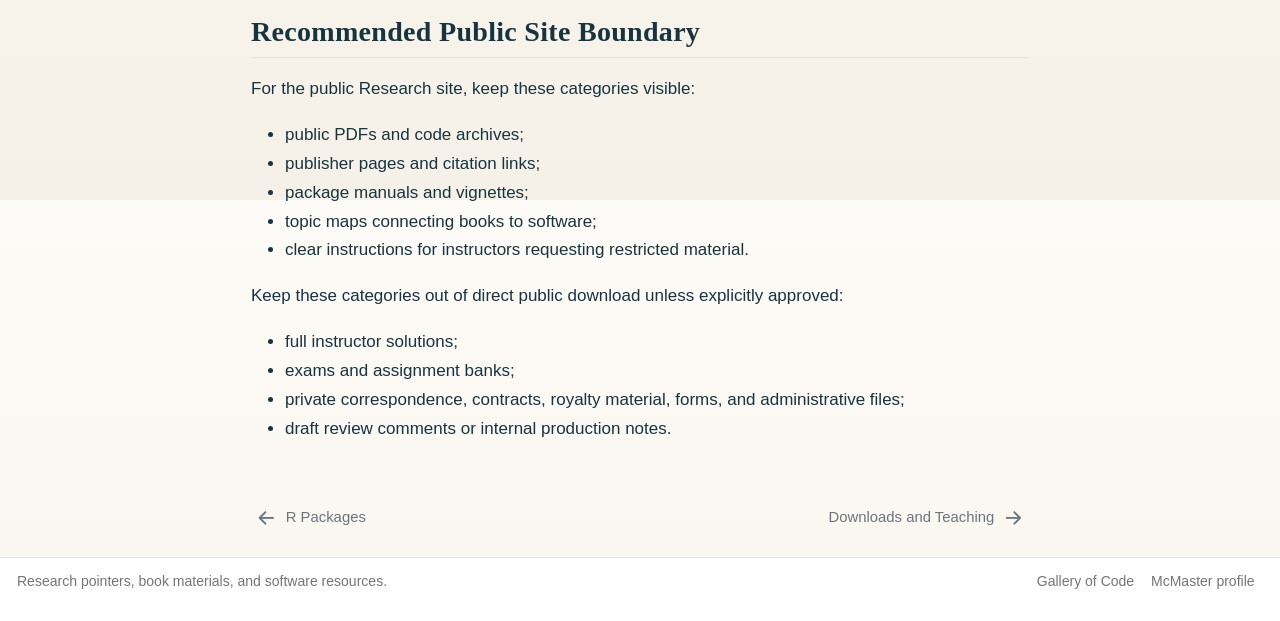
<file: docs/teaching.html>
<!DOCTYPE html>
<html xmlns="http://www.w3.org/1999/xhtml" lang="en" xml:lang="en"><head>

<meta charset="utf-8">
<meta name="generator" content="quarto-1.9.36">

<meta name="viewport" content="width=device-width, initial-scale=1.0, user-scalable=yes">


<title>Teaching Materials – Jeffrey S. Racine Research</title>
<style>
/* Default styles provided by pandoc.
** See https://pandoc.org/MANUAL.html#variables-for-html for config info.
*/
code{white-space: pre-wrap;}
span.smallcaps{font-variant: small-caps;}
div.columns{display: flex; gap: min(4vw, 1.5em);}
div.column{flex: auto; overflow-x: auto;}
div.hanging-indent{margin-left: 1.5em; text-indent: -1.5em;}
ul.task-list{list-style: none;}
ul.task-list li input[type="checkbox"] {
  width: 0.8em;
  margin: 0 0.8em 0.2em -1em; /* quarto-specific, see https://github.com/quarto-dev/quarto-cli/issues/4556 */ 
  vertical-align: middle;
}
</style>


<script src="site_libs/quarto-nav/quarto-nav.js"></script>
<script src="site_libs/clipboard/clipboard.min.js"></script>
<script src="site_libs/quarto-search/autocomplete.umd.js"></script>
<script src="site_libs/quarto-search/fuse.min.js"></script>
<script src="site_libs/quarto-search/quarto-search.js"></script>
<meta name="quarto:offset" content="./">
<link href="./resources.html" rel="next">
<link href="./software.html" rel="prev">
<script src="site_libs/quarto-html/quarto.js" type="module"></script>
<script src="site_libs/quarto-html/tabsets/tabsets.js" type="module"></script>
<script src="site_libs/quarto-html/popper.min.js"></script>
<script src="site_libs/quarto-html/tippy.umd.min.js"></script>
<script src="site_libs/quarto-html/anchor.min.js"></script>
<link href="site_libs/quarto-html/tippy.css" rel="stylesheet">
<link href="site_libs/quarto-html/quarto-syntax-highlighting-845c23b38eaddc0f92fda52bfe77a8c8.css" rel="stylesheet" id="quarto-text-highlighting-styles">
<script src="site_libs/bootstrap/bootstrap.min.js"></script>
<link href="site_libs/bootstrap/bootstrap-icons.css" rel="stylesheet">
<link href="site_libs/bootstrap/bootstrap-6359ece5ccc7868d972a7c02362e1435.min.css" rel="stylesheet" append-hash="true" id="quarto-bootstrap" data-mode="light">
<script id="quarto-search-options" type="application/json">{
  "location": "navbar",
  "copy-button": false,
  "collapse-after": 3,
  "panel-placement": "end",
  "type": "overlay",
  "limit": 50,
  "keyboard-shortcut": [
    "f",
    "/",
    "s"
  ],
  "show-item-context": false,
  "language": {
    "search-no-results-text": "No results",
    "search-matching-documents-text": "matching documents",
    "search-copy-link-title": "Copy link to search",
    "search-hide-matches-text": "Hide additional matches",
    "search-more-match-text": "more match in this document",
    "search-more-matches-text": "more matches in this document",
    "search-clear-button-title": "Clear",
    "search-text-placeholder": "",
    "search-detached-cancel-button-title": "Cancel",
    "search-submit-button-title": "Submit",
    "search-label": "Search"
  }
}</script>
<style>html{ scroll-behavior: smooth; }</style>


<link rel="stylesheet" href="styles.css">
</head>

<body class="nav-sidebar docked nav-fixed quarto-light">

<div id="quarto-search-results"></div>
  <header id="quarto-header" class="headroom fixed-top">
    <nav class="navbar navbar-expand-lg " data-bs-theme="dark">
      <div class="navbar-container container-fluid">
      <div class="navbar-brand-container mx-auto">
    <a class="navbar-brand" href="./index.html">
    <span class="navbar-title">Jeffrey S. Racine Research</span>
    </a>
  </div>
            <div id="quarto-search" class="" title="Search"></div>
          <button class="navbar-toggler" type="button" data-bs-toggle="collapse" data-bs-target="#navbarCollapse" aria-controls="navbarCollapse" role="menu" aria-expanded="false" aria-label="Toggle navigation" onclick="if (window.quartoToggleHeadroom) { window.quartoToggleHeadroom(); }">
  <span class="navbar-toggler-icon"></span>
</button>
          <div class="collapse navbar-collapse" id="navbarCollapse">
            <ul class="navbar-nav navbar-nav-scroll ms-auto">
  <li class="nav-item compact">
    <a class="nav-link" href="https://github.com/JeffreyRacine/research"> <i class="bi bi-github" role="img" aria-label="Research site source on GitHub">
</i> 
<span class="menu-text"></span></a>
  </li>  
</ul>
          </div> <!-- /navcollapse -->
            <div class="quarto-navbar-tools">
  <a href="" class="quarto-reader-toggle quarto-navigation-tool px-1" onclick="window.quartoToggleReader(); return false;" title="Toggle reader mode">
  <div class="quarto-reader-toggle-btn">
  <i class="bi"></i>
  </div>
</a>
</div>
      </div> <!-- /container-fluid -->
    </nav>
  <nav class="quarto-secondary-nav">
    <div class="container-fluid d-flex">
      <button type="button" class="quarto-btn-toggle btn" data-bs-toggle="collapse" role="button" data-bs-target=".quarto-sidebar-collapse-item" aria-controls="quarto-sidebar" aria-expanded="false" aria-label="Toggle sidebar navigation" onclick="if (window.quartoToggleHeadroom) { window.quartoToggleHeadroom(); }">
        <i class="bi bi-layout-text-sidebar-reverse"></i>
      </button>
        <nav class="quarto-page-breadcrumbs" aria-label="breadcrumb"><ol class="breadcrumb"><li class="breadcrumb-item"><a href="./index.html">Research</a></li><li class="breadcrumb-item"><a href="./teaching.html">Teaching Materials</a></li></ol></nav>
        <a class="flex-grow-1" role="navigation" data-bs-toggle="collapse" data-bs-target=".quarto-sidebar-collapse-item" aria-controls="quarto-sidebar" aria-expanded="false" aria-label="Toggle sidebar navigation" onclick="if (window.quartoToggleHeadroom) { window.quartoToggleHeadroom(); }">      
        </a>
      <button type="button" class="btn quarto-search-button" aria-label="Search" onclick="window.quartoOpenSearch();">
        <i class="bi bi-search"></i>
      </button>
    </div>
  </nav>
</header>
<!-- content -->
<div id="quarto-content" class="quarto-container page-columns page-rows-contents page-layout-article page-navbar">
<!-- sidebar -->
  <nav id="quarto-sidebar" class="sidebar collapse collapse-horizontal quarto-sidebar-collapse-item sidebar-navigation docked overflow-auto">
        <div class="mt-2 flex-shrink-0 align-items-center">
        <div class="sidebar-search">
        <div id="quarto-search" class="" title="Search"></div>
        </div>
        </div>
    <div class="sidebar-menu-container"> 
    <ul class="list-unstyled mt-1">
        <li class="sidebar-item sidebar-item-section">
      <div class="sidebar-item-container"> 
            <a class="sidebar-item-text sidebar-link text-start" data-bs-toggle="collapse" data-bs-target="#quarto-sidebar-section-1" role="navigation" aria-expanded="true">
 <span class="menu-text">Research</span></a>
          <a class="sidebar-item-toggle text-start" data-bs-toggle="collapse" data-bs-target="#quarto-sidebar-section-1" role="navigation" aria-expanded="true" aria-label="Toggle section">
            <i class="bi bi-chevron-right ms-2"></i>
          </a> 
      </div>
      <ul id="quarto-sidebar-section-1" class="collapse list-unstyled sidebar-section depth1 show">  
          <li class="sidebar-item">
  <div class="sidebar-item-container"> 
  <a href="./index.html" class="sidebar-item-text sidebar-link">
 <span class="menu-text">Overview</span></a>
  </div>
</li>
          <li class="sidebar-item">
  <div class="sidebar-item-container"> 
  <a href="./books.html" class="sidebar-item-text sidebar-link">
 <span class="menu-text">Books and Monographs</span></a>
  </div>
</li>
          <li class="sidebar-item">
  <div class="sidebar-item-container"> 
  <a href="./corpus.html" class="sidebar-item-text sidebar-link">
 <span class="menu-text">Research Contributions Map</span></a>
  </div>
</li>
          <li class="sidebar-item">
  <div class="sidebar-item-container"> 
  <a href="./pathways.html" class="sidebar-item-text sidebar-link">
 <span class="menu-text">Reader Pathways</span></a>
  </div>
</li>
          <li class="sidebar-item">
  <div class="sidebar-item-container"> 
  <a href="./software.html" class="sidebar-item-text sidebar-link">
 <span class="menu-text">R Packages</span></a>
  </div>
</li>
          <li class="sidebar-item">
  <div class="sidebar-item-container"> 
  <a href="./teaching.html" class="sidebar-item-text sidebar-link active">
 <span class="menu-text">Teaching Materials</span></a>
  </div>
</li>
          <li class="sidebar-item">
  <div class="sidebar-item-container"> 
  <a href="./resources.html" class="sidebar-item-text sidebar-link">
 <span class="menu-text">Downloads and Teaching</span></a>
  </div>
</li>
          <li class="sidebar-item">
  <div class="sidebar-item-container"> 
  <a href="./about.html" class="sidebar-item-text sidebar-link">
 <span class="menu-text">About</span></a>
  </div>
</li>
      </ul>
  </li>
    </ul>
    </div>
</nav>
<div id="quarto-sidebar-glass" class="quarto-sidebar-collapse-item" data-bs-toggle="collapse" data-bs-target=".quarto-sidebar-collapse-item"></div>
<!-- margin-sidebar -->
    <div id="quarto-margin-sidebar" class="sidebar margin-sidebar">
        <nav id="TOC" role="doc-toc" class="toc-active">
    <h2 id="toc-title">On this page</h2>
   
  <ul>
  <li><a href="#instructor-access" id="toc-instructor-access" class="nav-link active" data-scroll-target="#instructor-access">Instructor Access</a></li>
  <li><a href="#cambridge-course-materials" id="toc-cambridge-course-materials" class="nav-link" data-scroll-target="#cambridge-course-materials">Cambridge Course Materials</a></li>
  <li><a href="#oxford-course-materials" id="toc-oxford-course-materials" class="nav-link" data-scroll-target="#oxford-course-materials">Oxford Course Materials</a></li>
  <li><a href="#princeton-course-materials" id="toc-princeton-course-materials" class="nav-link" data-scroll-target="#princeton-course-materials">Princeton Course Materials</a></li>
  <li><a href="#recommended-public-site-boundary" id="toc-recommended-public-site-boundary" class="nav-link" data-scroll-target="#recommended-public-site-boundary">Recommended Public Site Boundary</a></li>
  </ul>
<div class="toc-actions"><ul><li><a href="https://github.com/JeffreyRacine/research/blob/main/teaching.qmd" class="toc-action"><i class="bi bi-github"></i>View source</a></li></ul></div></nav>
    </div>
<!-- main -->
<main class="content" id="quarto-document-content">

<header id="title-block-header" class="quarto-title-block default"><nav class="quarto-page-breadcrumbs quarto-title-breadcrumbs d-none d-lg-block" aria-label="breadcrumb"><ol class="breadcrumb"><li class="breadcrumb-item"><a href="./index.html">Research</a></li><li class="breadcrumb-item"><a href="./teaching.html">Teaching Materials</a></li></ol></nav>
<div class="quarto-title">
<h1 class="title">Teaching Materials</h1>
</div>



<div class="quarto-title-meta">

    
  
    
  </div>
  


</header>


<section id="instructor-access" class="level2">
<h2 class="anchored" data-anchor-id="instructor-access">Instructor Access</h2>
<p>Instructor materials are available upon request for adopted courses where appropriate. These may include lecture slides, assignments, exams, and solution manuals.</p>
<p>For full instructor solution materials, please email a course syllabus and surface mailing address. Public companion files remain linked on <a href="./resources.html">Downloads and Teaching</a>.</p>
</section>
<section id="cambridge-course-materials" class="level2">
<h2 class="anchored" data-anchor-id="cambridge-course-materials">Cambridge Course Materials</h2>
<p>The Cambridge corpus includes manuscript chapters, question files, R code, slides, exams, and supplementary archives for <em>An Introduction to the Advanced Theory and Practice of Nonparametric Econometrics</em>. The public site should emphasize:</p>
<ul>
<li>publisher and citation links;</li>
<li>public companion code archives;</li>
<li>topic-level chapter guidance;</li>
<li>instructor-material availability by request.</li>
</ul>
<p>Full solution manuals and exam/assignment banks should remain request-only unless explicitly released.</p>
</section>
<section id="oxford-course-materials" class="level2">
<h2 class="anchored" data-anchor-id="oxford-course-materials">Oxford Course Materials</h2>
<p>The Oxford corpus includes book manuscript files, R appendices, questions and answers, time-series material, robust inference material, model uncertainty material, and supplementary files for <em>Reproducible Econometrics Using R</em>. The public site should emphasize:</p>
<ul>
<li>errata;</li>
<li>public reproducible-code downloads;</li>
<li>the role of R, RStudio, TeX, Git, and reproducible workflows;</li>
<li>instructor-material availability by request.</li>
</ul>
</section>
<section id="princeton-course-materials" class="level2">
<h2 class="anchored" data-anchor-id="princeton-course-materials">Princeton Course Materials</h2>
<p>The Princeton corpus includes book source, errata, examples, exercises, solutions, and applied code for <em>Nonparametric Econometrics: Theory and Practice</em>. Publicly surfaced materials include:</p>
<ul>
<li>table of contents;</li>
<li>Chapter 1 from the publisher;</li>
<li>errata;</li>
<li>solutions to odd-numbered questions;</li>
<li>applied-question R code.</li>
</ul>
<p>Complete instructor solutions remain available by request.</p>
</section>
<section id="recommended-public-site-boundary" class="level2">
<h2 class="anchored" data-anchor-id="recommended-public-site-boundary">Recommended Public Site Boundary</h2>
<p>For the public Research site, keep these categories visible:</p>
<ul>
<li>public PDFs and code archives;</li>
<li>publisher pages and citation links;</li>
<li>package manuals and vignettes;</li>
<li>topic maps connecting books to software;</li>
<li>clear instructions for instructors requesting restricted material.</li>
</ul>
<p>Keep these categories out of direct public download unless explicitly approved:</p>
<ul>
<li>full instructor solutions;</li>
<li>exams and assignment banks;</li>
<li>private correspondence, contracts, royalty material, forms, and administrative files;</li>
<li>draft review comments or internal production notes.</li>
</ul>


</section>

<a onclick="window.scrollTo(0, 0); return false;" role="button" id="quarto-back-to-top"><i class="bi bi-arrow-up"></i> Back to top</a></main> <!-- /main -->
<script id="quarto-html-after-body" type="application/javascript">
  window.document.addEventListener("DOMContentLoaded", function (event) {
    const icon = "";
    const anchorJS = new window.AnchorJS();
    anchorJS.options = {
      placement: 'right',
      icon: icon
    };
    anchorJS.add('.anchored');
    const isCodeAnnotation = (el) => {
      for (const clz of el.classList) {
        if (clz.startsWith('code-annotation-')) {                     
          return true;
        }
      }
      return false;
    }
    const onCopySuccess = function(e) {
      // button target
      const button = e.trigger;
      // don't keep focus
      button.blur();
      // flash "checked"
      button.classList.add('code-copy-button-checked');
      var currentTitle = button.getAttribute("title");
      button.setAttribute("title", "Copied!");
      let tooltip;
      if (window.bootstrap) {
        button.setAttribute("data-bs-toggle", "tooltip");
        button.setAttribute("data-bs-placement", "left");
        button.setAttribute("data-bs-title", "Copied!");
        tooltip = new bootstrap.Tooltip(button, 
          { trigger: "manual", 
            customClass: "code-copy-button-tooltip",
            offset: [0, -8]});
        tooltip.show();    
      }
      setTimeout(function() {
        if (tooltip) {
          tooltip.hide();
          button.removeAttribute("data-bs-title");
          button.removeAttribute("data-bs-toggle");
          button.removeAttribute("data-bs-placement");
        }
        button.setAttribute("title", currentTitle);
        button.classList.remove('code-copy-button-checked');
      }, 1000);
      // clear code selection
      e.clearSelection();
    }
    const getTextToCopy = function(trigger) {
      const outerScaffold = trigger.parentElement.cloneNode(true);
      const codeEl = outerScaffold.querySelector('code');
      for (const childEl of codeEl.children) {
        if (isCodeAnnotation(childEl)) {
          childEl.remove();
        }
      }
      return codeEl.innerText;
    }
    const clipboard = new window.ClipboardJS('.code-copy-button:not([data-in-quarto-modal])', {
      text: getTextToCopy
    });
    clipboard.on('success', onCopySuccess);
    if (window.document.getElementById('quarto-embedded-source-code-modal')) {
      const clipboardModal = new window.ClipboardJS('.code-copy-button[data-in-quarto-modal]', {
        text: getTextToCopy,
        container: window.document.getElementById('quarto-embedded-source-code-modal')
      });
      clipboardModal.on('success', onCopySuccess);
    }
      var localhostRegex = new RegExp(/^(?:http|https):\/\/localhost\:?[0-9]*\//);
      var mailtoRegex = new RegExp(/^mailto:/);
        var filterRegex = new RegExp("https:\/\/jeffreyracine\.github\.io\/research\/");
      var isInternal = (href) => {
          return filterRegex.test(href) || localhostRegex.test(href) || mailtoRegex.test(href);
      }
      // Inspect non-navigation links and adorn them if external
     var links = window.document.querySelectorAll('a[href]:not(.nav-link):not(.navbar-brand):not(.toc-action):not(.sidebar-link):not(.sidebar-item-toggle):not(.pagination-link):not(.no-external):not([aria-hidden]):not(.dropdown-item):not(.quarto-navigation-tool):not(.about-link)');
      for (var i=0; i<links.length; i++) {
        const link = links[i];
        if (!isInternal(link.href)) {
          // undo the damage that might have been done by quarto-nav.js in the case of
          // links that we want to consider external
          if (link.dataset.originalHref !== undefined) {
            link.href = link.dataset.originalHref;
          }
            // target, if specified
            link.setAttribute("target", "_blank");
            if (link.getAttribute("rel") === null) {
              link.setAttribute("rel", "noopener");
            }
        }
      }
    function tippyHover(el, contentFn, onTriggerFn, onUntriggerFn) {
      const config = {
        allowHTML: true,
        maxWidth: 500,
        delay: 100,
        arrow: false,
        appendTo: function(el) {
            return el.parentElement;
        },
        interactive: true,
        interactiveBorder: 10,
        theme: 'quarto',
        placement: 'bottom-start',
      };
      if (contentFn) {
        config.content = contentFn;
      }
      if (onTriggerFn) {
        config.onTrigger = onTriggerFn;
      }
      if (onUntriggerFn) {
        config.onUntrigger = onUntriggerFn;
      }
      window.tippy(el, config); 
    }
    const noterefs = window.document.querySelectorAll('a[role="doc-noteref"]');
    for (var i=0; i<noterefs.length; i++) {
      const ref = noterefs[i];
      tippyHover(ref, function() {
        // use id or data attribute instead here
        let href = ref.getAttribute('data-footnote-href') || ref.getAttribute('href');
        try { href = new URL(href).hash; } catch {}
        const id = href.replace(/^#\/?/, "");
        const note = window.document.getElementById(id);
        if (note) {
          return note.innerHTML;
        } else {
          return "";
        }
      });
    }
    const xrefs = window.document.querySelectorAll('a.quarto-xref');
    const processXRef = (id, note) => {
      // Strip column container classes
      const stripColumnClz = (el) => {
        el.classList.remove("page-full", "page-columns");
        if (el.children) {
          for (const child of el.children) {
            stripColumnClz(child);
          }
        }
      }
      stripColumnClz(note)
      if (id === null || id.startsWith('sec-')) {
        // Special case sections, only their first couple elements
        const container = document.createElement("div");
        if (note.children && note.children.length > 2) {
          container.appendChild(note.children[0].cloneNode(true));
          for (let i = 1; i < note.children.length; i++) {
            const child = note.children[i];
            if (child.tagName === "P" && child.innerText === "") {
              continue;
            } else {
              container.appendChild(child.cloneNode(true));
              break;
            }
          }
          if (window.Quarto?.typesetMath) {
            window.Quarto.typesetMath(container);
          }
          return container.innerHTML
        } else {
          if (window.Quarto?.typesetMath) {
            window.Quarto.typesetMath(note);
          }
          return note.innerHTML;
        }
      } else {
        // Remove any anchor links if they are present
        const anchorLink = note.querySelector('a.anchorjs-link');
        if (anchorLink) {
          anchorLink.remove();
        }
        if (window.Quarto?.typesetMath) {
          window.Quarto.typesetMath(note);
        }
        if (note.classList.contains("callout")) {
          return note.outerHTML;
        } else {
          return note.innerHTML;
        }
      }
    }
    for (var i=0; i<xrefs.length; i++) {
      const xref = xrefs[i];
      tippyHover(xref, undefined, function(instance) {
        instance.disable();
        let url = xref.getAttribute('href');
        let hash = undefined; 
        if (url.startsWith('#')) {
          hash = url;
        } else {
          try { hash = new URL(url).hash; } catch {}
        }
        if (hash) {
          const id = hash.replace(/^#\/?/, "");
          const note = window.document.getElementById(id);
          if (note !== null) {
            try {
              const html = processXRef(id, note.cloneNode(true));
              instance.setContent(html);
            } finally {
              instance.enable();
              instance.show();
            }
          } else {
            // See if we can fetch this
            fetch(url.split('#')[0])
            .then(res => res.text())
            .then(html => {
              const parser = new DOMParser();
              const htmlDoc = parser.parseFromString(html, "text/html");
              const note = htmlDoc.getElementById(id);
              if (note !== null) {
                const html = processXRef(id, note);
                instance.setContent(html);
              } 
            }).finally(() => {
              instance.enable();
              instance.show();
            });
          }
        } else {
          // See if we can fetch a full url (with no hash to target)
          // This is a special case and we should probably do some content thinning / targeting
          fetch(url)
          .then(res => res.text())
          .then(html => {
            const parser = new DOMParser();
            const htmlDoc = parser.parseFromString(html, "text/html");
            const note = htmlDoc.querySelector('main.content');
            if (note !== null) {
              // This should only happen for chapter cross references
              // (since there is no id in the URL)
              // remove the first header
              if (note.children.length > 0 && note.children[0].tagName === "HEADER") {
                note.children[0].remove();
              }
              const html = processXRef(null, note);
              instance.setContent(html);
            } 
          }).finally(() => {
            instance.enable();
            instance.show();
          });
        }
      }, function(instance) {
      });
    }
        let selectedAnnoteEl;
        const selectorForAnnotation = ( cell, annotation) => {
          let cellAttr = 'data-code-cell="' + cell + '"';
          let lineAttr = 'data-code-annotation="' +  annotation + '"';
          const selector = 'span[' + cellAttr + '][' + lineAttr + ']';
          return selector;
        }
        const selectCodeLines = (annoteEl) => {
          const doc = window.document;
          const targetCell = annoteEl.getAttribute("data-target-cell");
          const targetAnnotation = annoteEl.getAttribute("data-target-annotation");
          const annoteSpan = window.document.querySelector(selectorForAnnotation(targetCell, targetAnnotation));
          const lines = annoteSpan.getAttribute("data-code-lines").split(",");
          const lineIds = lines.map((line) => {
            return targetCell + "-" + line;
          })
          let top = null;
          let height = null;
          let parent = null;
          if (lineIds.length > 0) {
              //compute the position of the single el (top and bottom and make a div)
              const el = window.document.getElementById(lineIds[0]);
              top = el.offsetTop;
              height = el.offsetHeight;
              parent = el.parentElement.parentElement;
            if (lineIds.length > 1) {
              const lastEl = window.document.getElementById(lineIds[lineIds.length - 1]);
              const bottom = lastEl.offsetTop + lastEl.offsetHeight;
              height = bottom - top;
            }
            if (top !== null && height !== null && parent !== null) {
              // cook up a div (if necessary) and position it 
              let div = window.document.getElementById("code-annotation-line-highlight");
              if (div === null) {
                div = window.document.createElement("div");
                div.setAttribute("id", "code-annotation-line-highlight");
                div.style.position = 'absolute';
                parent.appendChild(div);
              }
              div.style.top = top - 2 + "px";
              div.style.height = height + 4 + "px";
              div.style.left = 0;
              let gutterDiv = window.document.getElementById("code-annotation-line-highlight-gutter");
              if (gutterDiv === null) {
                gutterDiv = window.document.createElement("div");
                gutterDiv.setAttribute("id", "code-annotation-line-highlight-gutter");
                gutterDiv.style.position = 'absolute';
                const codeCell = window.document.getElementById(targetCell);
                const gutter = codeCell.querySelector('.code-annotation-gutter');
                gutter.appendChild(gutterDiv);
              }
              gutterDiv.style.top = top - 2 + "px";
              gutterDiv.style.height = height + 4 + "px";
            }
            selectedAnnoteEl = annoteEl;
          }
        };
        const unselectCodeLines = () => {
          const elementsIds = ["code-annotation-line-highlight", "code-annotation-line-highlight-gutter"];
          elementsIds.forEach((elId) => {
            const div = window.document.getElementById(elId);
            if (div) {
              div.remove();
            }
          });
          selectedAnnoteEl = undefined;
        };
          // Handle positioning of the toggle
      window.addEventListener(
        "resize",
        throttle(() => {
          elRect = undefined;
          if (selectedAnnoteEl) {
            selectCodeLines(selectedAnnoteEl);
          }
        }, 10)
      );
      function throttle(fn, ms) {
      let throttle = false;
      let timer;
        return (...args) => {
          if(!throttle) { // first call gets through
              fn.apply(this, args);
              throttle = true;
          } else { // all the others get throttled
              if(timer) clearTimeout(timer); // cancel #2
              timer = setTimeout(() => {
                fn.apply(this, args);
                timer = throttle = false;
              }, ms);
          }
        };
      }
        // Attach click handler to the DT
        const annoteDls = window.document.querySelectorAll('dt[data-target-cell]');
        for (const annoteDlNode of annoteDls) {
          annoteDlNode.addEventListener('click', (event) => {
            const clickedEl = event.target;
            if (clickedEl !== selectedAnnoteEl) {
              unselectCodeLines();
              const activeEl = window.document.querySelector('dt[data-target-cell].code-annotation-active');
              if (activeEl) {
                activeEl.classList.remove('code-annotation-active');
              }
              selectCodeLines(clickedEl);
              clickedEl.classList.add('code-annotation-active');
            } else {
              // Unselect the line
              unselectCodeLines();
              clickedEl.classList.remove('code-annotation-active');
            }
          });
        }
    const findCites = (el) => {
      const parentEl = el.parentElement;
      if (parentEl) {
        const cites = parentEl.dataset.cites;
        if (cites) {
          return {
            el,
            cites: cites.split(' ')
          };
        } else {
          return findCites(el.parentElement)
        }
      } else {
        return undefined;
      }
    };
    var bibliorefs = window.document.querySelectorAll('a[role="doc-biblioref"]');
    for (var i=0; i<bibliorefs.length; i++) {
      const ref = bibliorefs[i];
      const citeInfo = findCites(ref);
      if (citeInfo) {
        tippyHover(citeInfo.el, function() {
          var popup = window.document.createElement('div');
          citeInfo.cites.forEach(function(cite) {
            var citeDiv = window.document.createElement('div');
            citeDiv.classList.add('hanging-indent');
            citeDiv.classList.add('csl-entry');
            var biblioDiv = window.document.getElementById('ref-' + cite);
            if (biblioDiv) {
              citeDiv.innerHTML = biblioDiv.innerHTML;
            }
            popup.appendChild(citeDiv);
          });
          return popup.innerHTML;
        });
      }
    }
  });
  </script>
<nav class="page-navigation">
  <div class="nav-page nav-page-previous">
      <a href="./software.html" class="pagination-link" aria-label="R Packages">
        <i class="bi bi-arrow-left-short"></i> <span class="nav-page-text">R Packages</span>
      </a>          
  </div>
  <div class="nav-page nav-page-next">
      <a href="./resources.html" class="pagination-link" aria-label="Downloads and Teaching">
        <span class="nav-page-text">Downloads and Teaching</span> <i class="bi bi-arrow-right-short"></i>
      </a>
  </div>
</nav>
</div> <!-- /content -->
<footer class="footer">
  <div class="nav-footer">
    <div class="nav-footer-left">
<p>Research pointers, book materials, and software resources.</p>
</div>   
    <div class="nav-footer-center">
      &nbsp;
    <div class="toc-actions d-sm-block d-md-none"><ul><li><a href="https://github.com/JeffreyRacine/research/blob/main/teaching.qmd" class="toc-action"><i class="bi bi-github"></i>View source</a></li></ul></div></div>
    <div class="nav-footer-right">
      <ul class="footer-items list-unstyled">
    <li class="nav-item">
    <a class="nav-link" href="https://jeffreyracine.github.io/gallery/">
<p>Gallery of Code</p>
</a>
  </li>  
    <li class="nav-item">
    <a class="nav-link" href="https://experts.mcmaster.ca/display/racinej">
<p>McMaster profile</p>
</a>
  </li>  
</ul>
    </div>
  </div>
</footer>




<script src="site_libs/quarto-html/zenscroll-min.js"></script>
</body></html>
</file>
<file: docs/site_libs/quarto-html/tippy.css>
.tippy-box[data-animation=fade][data-state=hidden]{opacity:0}[data-tippy-root]{max-width:calc(100vw - 10px)}.tippy-box{position:relative;background-color:#333;color:#fff;border-radius:4px;font-size:14px;line-height:1.4;white-space:normal;outline:0;transition-property:transform,visibility,opacity}.tippy-box[data-placement^=top]>.tippy-arrow{bottom:0}.tippy-box[data-placement^=top]>.tippy-arrow:before{bottom:-7px;left:0;border-width:8px 8px 0;border-top-color:initial;transform-origin:center top}.tippy-box[data-placement^=bottom]>.tippy-arrow{top:0}.tippy-box[data-placement^=bottom]>.tippy-arrow:before{top:-7px;left:0;border-width:0 8px 8px;border-bottom-color:initial;transform-origin:center bottom}.tippy-box[data-placement^=left]>.tippy-arrow{right:0}.tippy-box[data-placement^=left]>.tippy-arrow:before{border-width:8px 0 8px 8px;border-left-color:initial;right:-7px;transform-origin:center left}.tippy-box[data-placement^=right]>.tippy-arrow{left:0}.tippy-box[data-placement^=right]>.tippy-arrow:before{left:-7px;border-width:8px 8px 8px 0;border-right-color:initial;transform-origin:center right}.tippy-box[data-inertia][data-state=visible]{transition-timing-function:cubic-bezier(.54,1.5,.38,1.11)}.tippy-arrow{width:16px;height:16px;color:#333}.tippy-arrow:before{content:"";position:absolute;border-color:transparent;border-style:solid}.tippy-content{position:relative;padding:5px 9px;z-index:1}
</file>
<file: docs/site_libs/quarto-html/quarto-syntax-highlighting-845c23b38eaddc0f92fda52bfe77a8c8.css>
/* quarto syntax highlight colors */
:root {
  --quarto-hl-ot-color: #003B4F;
  --quarto-hl-at-color: #657422;
  --quarto-hl-ss-color: #20794D;
  --quarto-hl-an-color: #5E5E5E;
  --quarto-hl-fu-color: #4758AB;
  --quarto-hl-st-color: #20794D;
  --quarto-hl-cf-color: #003B4F;
  --quarto-hl-op-color: #5E5E5E;
  --quarto-hl-er-color: #AD0000;
  --quarto-hl-bn-color: #AD0000;
  --quarto-hl-al-color: #AD0000;
  --quarto-hl-va-color: #111111;
  --quarto-hl-bu-color: inherit;
  --quarto-hl-ex-color: inherit;
  --quarto-hl-pp-color: #AD0000;
  --quarto-hl-in-color: #5E5E5E;
  --quarto-hl-vs-color: #20794D;
  --quarto-hl-wa-color: #5E5E5E;
  --quarto-hl-do-color: #5E5E5E;
  --quarto-hl-im-color: #00769E;
  --quarto-hl-ch-color: #20794D;
  --quarto-hl-dt-color: #AD0000;
  --quarto-hl-fl-color: #AD0000;
  --quarto-hl-co-color: #5E5E5E;
  --quarto-hl-cv-color: #5E5E5E;
  --quarto-hl-cn-color: #8f5902;
  --quarto-hl-sc-color: #5E5E5E;
  --quarto-hl-dv-color: #AD0000;
  --quarto-hl-kw-color: #003B4F;
}

/* other quarto variables */
:root {
  --quarto-font-monospace: SFMono-Regular, Menlo, Monaco, Consolas, "Liberation Mono", "Courier New", monospace;
}

/* syntax highlight based on Pandoc's rules */
pre > code.sourceCode > span {
  color: #003B4F;
}

code.sourceCode > span {
  color: #003B4F;
}

div.sourceCode,
div.sourceCode pre.sourceCode {
  color: #003B4F;
}

/* Normal */
code span {
  color: #003B4F;
}

/* Alert */
code span.al {
  color: #AD0000;
  font-style: inherit;
}

/* Annotation */
code span.an {
  color: #5E5E5E;
  font-style: inherit;
}

/* Attribute */
code span.at {
  color: #657422;
  font-style: inherit;
}

/* BaseN */
code span.bn {
  color: #AD0000;
  font-style: inherit;
}

/* BuiltIn */
code span.bu {
  font-style: inherit;
}

/* ControlFlow */
code span.cf {
  color: #003B4F;
  font-weight: bold;
  font-style: inherit;
}

/* Char */
code span.ch {
  color: #20794D;
  font-style: inherit;
}

/* Constant */
code span.cn {
  color: #8f5902;
  font-style: inherit;
}

/* Comment */
code span.co {
  color: #5E5E5E;
  font-style: inherit;
}

/* CommentVar */
code span.cv {
  color: #5E5E5E;
  font-style: italic;
}

/* Documentation */
code span.do {
  color: #5E5E5E;
  font-style: italic;
}

/* DataType */
code span.dt {
  color: #AD0000;
  font-style: inherit;
}

/* DecVal */
code span.dv {
  color: #AD0000;
  font-style: inherit;
}

/* Error */
code span.er {
  color: #AD0000;
  font-style: inherit;
}

/* Extension */
code span.ex {
  font-style: inherit;
}

/* Float */
code span.fl {
  color: #AD0000;
  font-style: inherit;
}

/* Function */
code span.fu {
  color: #4758AB;
  font-style: inherit;
}

/* Import */
code span.im {
  color: #00769E;
  font-style: inherit;
}

/* Information */
code span.in {
  color: #5E5E5E;
  font-style: inherit;
}

/* Keyword */
code span.kw {
  color: #003B4F;
  font-weight: bold;
  font-style: inherit;
}

/* Operator */
code span.op {
  color: #5E5E5E;
  font-style: inherit;
}

/* Other */
code span.ot {
  color: #003B4F;
  font-style: inherit;
}

/* Preprocessor */
code span.pp {
  color: #AD0000;
  font-style: inherit;
}

/* SpecialChar */
code span.sc {
  color: #5E5E5E;
  font-style: inherit;
}

/* SpecialString */
code span.ss {
  color: #20794D;
  font-style: inherit;
}

/* String */
code span.st {
  color: #20794D;
  font-style: inherit;
}

/* Variable */
code span.va {
  color: #111111;
  font-style: inherit;
}

/* VerbatimString */
code span.vs {
  color: #20794D;
  font-style: inherit;
}

/* Warning */
code span.wa {
  color: #5E5E5E;
  font-style: italic;
}

.prevent-inlining {
  content: "</";
}

/*# sourceMappingURL=ac89f0bb514bba72461919f78549e31c.css.map */
</file>
<file: docs/styles.css>
:root {
  --research-paper: #fcfaf5;
  --research-paper-soft: #f3efe5;
  --research-card: #fffdf8;
  --research-ink: #18343f;
  --research-muted: #5f7077;
  --research-accent: #0f6b6f;
  --research-accent-strong: #144e58;
  --research-border: #d7ddd4;
  --research-shadow: 0 16px 40px rgba(24, 52, 63, 0.08);
}

body {
  background: linear-gradient(180deg, #fdfbf7 0%, #f5f1e8 100%);
  color: var(--research-ink);
  font-family: "Source Sans 3", "Segoe UI", "Helvetica Neue", Arial, sans-serif;
  line-height: 1.7;
}

h1,
h2,
h3,
h4,
.navbar-title,
.sidebar-title {
  color: var(--research-ink);
  font-family: "Iowan Old Style", "Palatino Linotype", "Book Antiqua", Georgia, serif;
  letter-spacing: 0.01em;
}

a {
  color: var(--research-accent-strong);
}

a:hover,
a:focus {
  color: var(--research-accent);
}

.navbar {
  background: rgba(252, 250, 245, 0.94);
  backdrop-filter: blur(10px);
  border-bottom: 1px solid var(--research-border);
}

#quarto-sidebar {
  background: rgba(255, 253, 248, 0.92);
  border-right: 1px solid var(--research-border);
}

.research-hero {
  box-sizing: border-box;
  margin: 0.4rem 0 1.8rem;
  padding: 1.6rem 1.7rem;
  background: linear-gradient(135deg, #e5efe8 0%, #f7f4eb 100%);
  border: 1px solid var(--research-border);
  border-radius: 1rem;
  box-shadow: var(--research-shadow);
  overflow-wrap: break-word;
}

.research-hero h1 {
  margin-top: 0;
  margin-bottom: 0.7rem;
  font-size: clamp(2rem, 5vw, 3.25rem);
}

.research-hero p {
  max-width: 34rem;
  margin-bottom: 0;
  color: var(--research-muted);
  font-size: 1.08rem;
}

.home-card,
.resource-card,
.book-card {
  height: 100%;
  padding: 1.2rem 1.25rem;
  background: var(--research-card);
  border: 1px solid var(--research-border);
  border-radius: 1rem;
  box-shadow: var(--research-shadow);
  overflow-wrap: break-word;
}

.home-card h3,
.resource-card h3,
.book-card h3 {
  margin-top: 0;
  margin-bottom: 0.5rem;
}

.home-card p,
.resource-card p,
.book-card p {
  margin-bottom: 0;
}

.resource-card ol,
.resource-card ul,
.book-card ol,
.book-card ul,
.home-card ol,
.home-card ul {
  padding-left: 1.25rem;
  margin-bottom: 0;
}

.resource-card li,
.book-card li,
.home-card li {
  margin-bottom: 0.35rem;
}

.quick-note {
  margin: 1.5rem 0;
  padding: 1rem 1.15rem;
  background: #e8f3ef;
  border-left: 4px solid var(--research-accent);
  border-radius: 0.85rem;
}

.citation-note {
  color: var(--research-muted);
  font-size: 0.95rem;
}

table {
  background: var(--research-card);
}

pre,
div.sourceCode {
  border: 1px solid var(--research-border);
  border-radius: 0.9rem;
  box-shadow: 0 10px 24px rgba(24, 52, 63, 0.05);
}

code:not(pre code) {
  color: var(--research-ink);
  background: #edf4f3;
  border-radius: 0.35rem;
  padding: 0.1rem 0.35rem;
}

.callout {
  border-radius: 1rem;
}

.quarto-title-block .quarto-title-banner {
  background: linear-gradient(135deg, #e5efe8 0%, #f7f4eb 100%);
  color: var(--research-ink);
  border-bottom: 1px solid var(--research-border);
}

.sidebar nav[role="doc-toc"] ul > li > a.active,
.sidebar nav[role="doc-toc"] ul > li > ul > li > a.active {
  color: var(--research-accent-strong);
}

.page-columns .column-screen-inset {
  background: transparent;
}

main.content {
  min-width: 0;
}

main.content p,
main.content > ul,
main.content > ol {
  max-width: 36rem;
}

.resource-card {
  max-width: 42rem;
}

@media (max-width: 991.98px) {
  .home-card,
  .resource-card,
  .book-card {
    margin-bottom: 1rem;
  }
}
</file>
